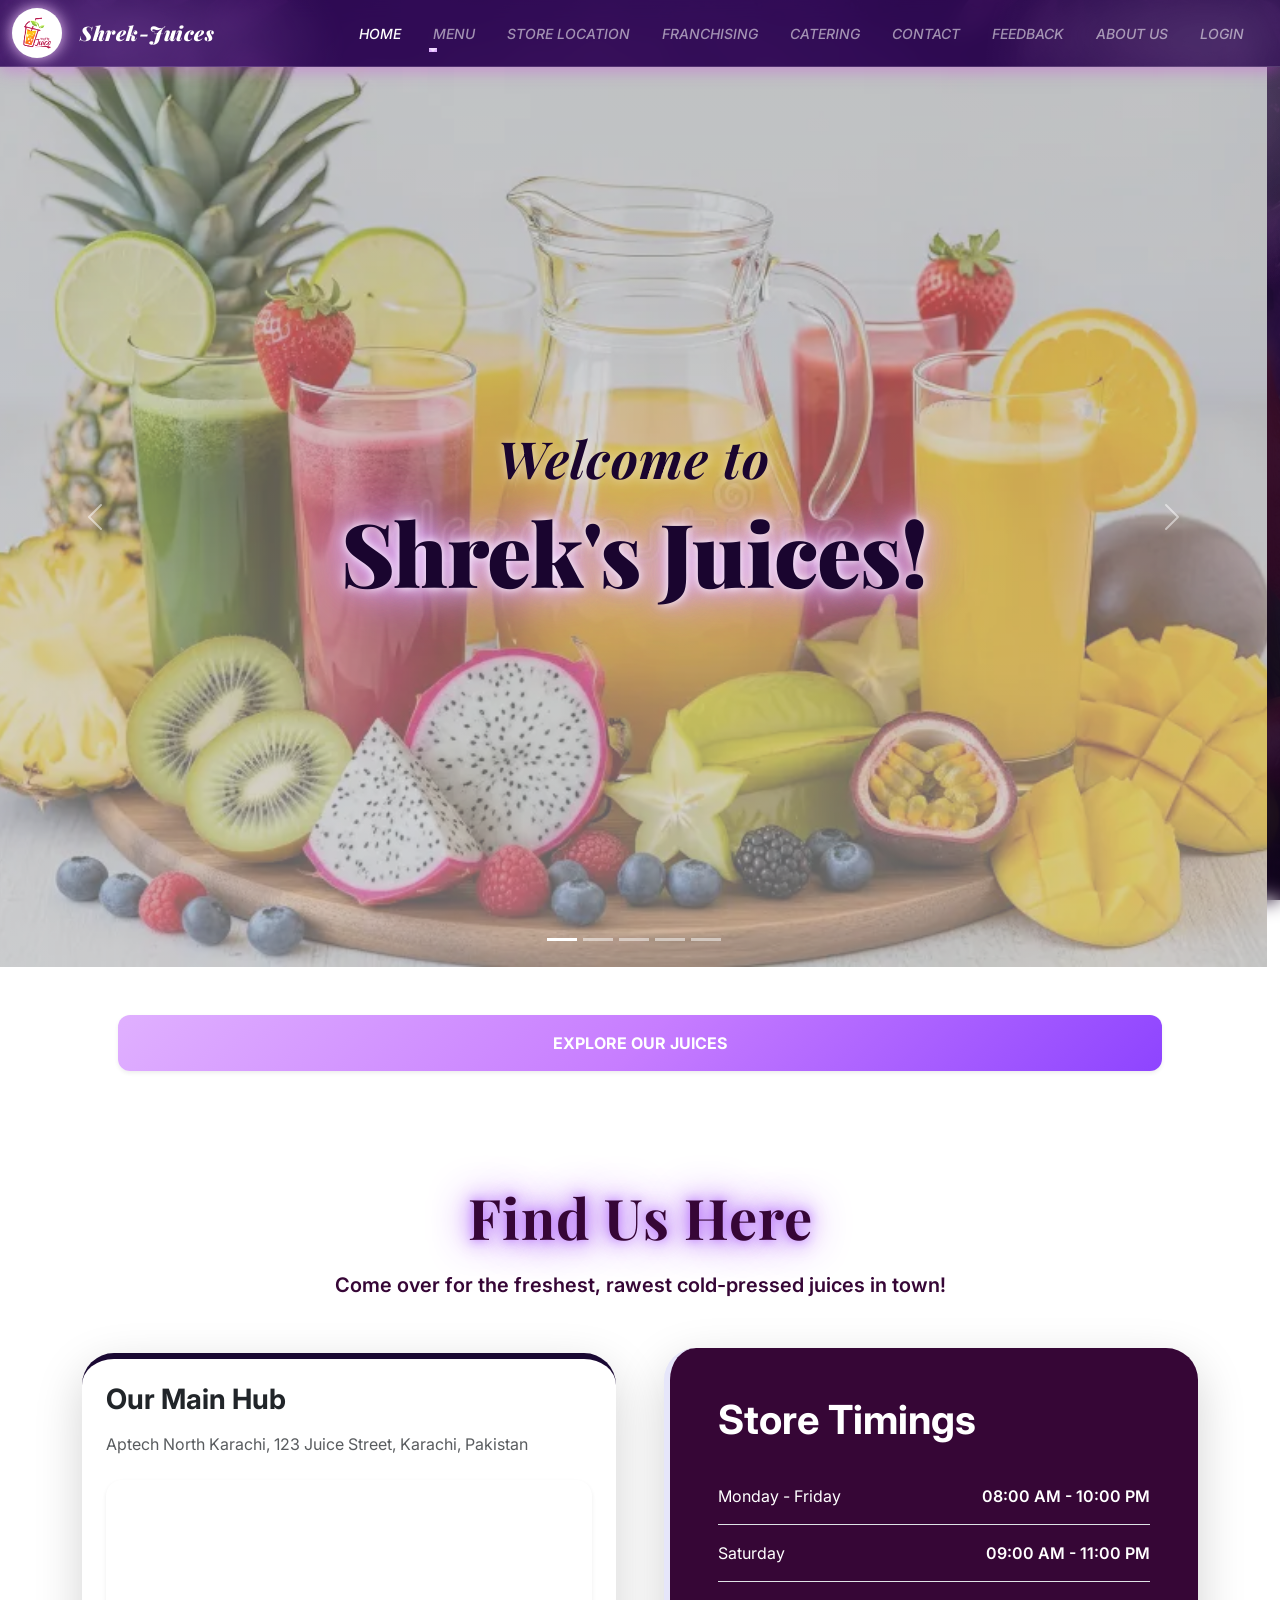
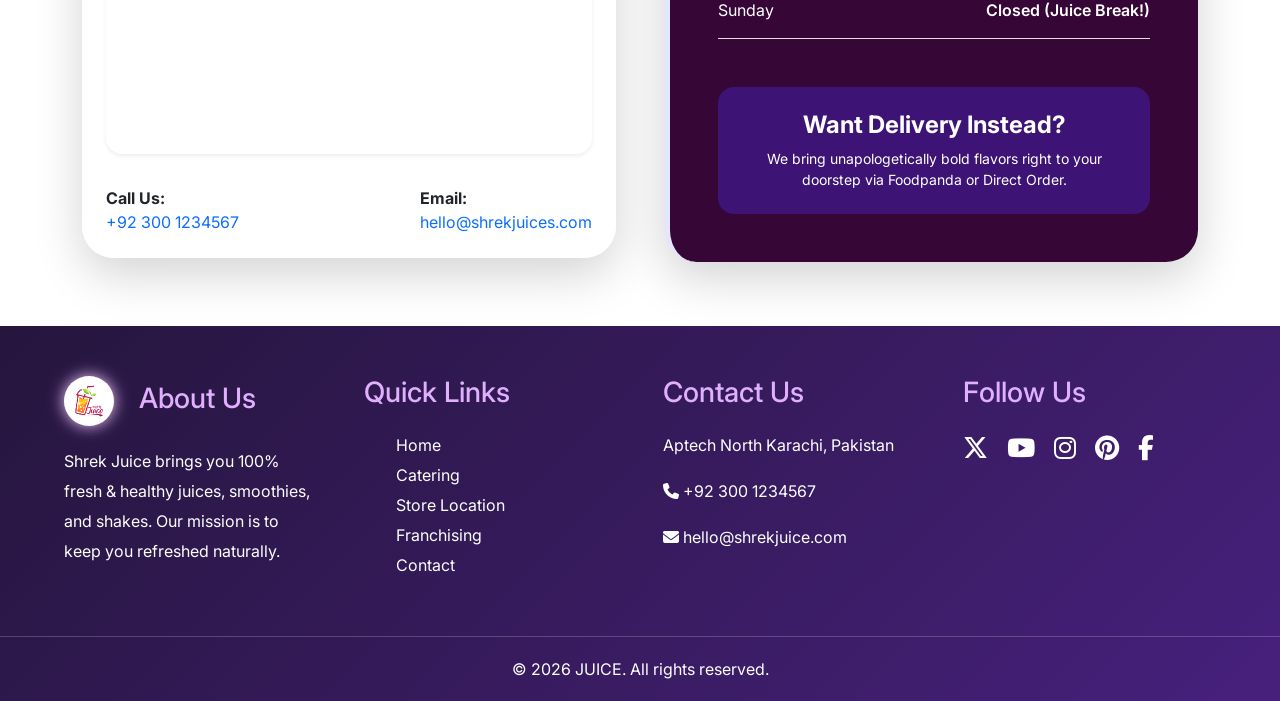
<file: index.html>
<!doctype html>
<html lang="en">

<head>
    <meta charset="utf-8">
    <meta name="viewport" content="width=device-width, initial-scale=1">
    <!-- Primary Meta Tags -->
<title>Shrek Juice Centre | Fresh Juices, Smoothies & Premium Catering</title>
<meta name="description" content="Explore a massive variety of fresh fruit & vegetable juices, protein shakes, mocktails, and seasonal menus at Shrek Juice Centre. Booking premium catering for weddings and events!">
<meta name="keywords" content="Shrek Juice, fruit juices, vegetable juices, smoothies, protein shakes, winter menu, chocolate juices, mocktails, juice catering, wedding juice catering, event catering, juice franchise">
<meta name="robots" content="index, follow">

<!-- Open Graph / Facebook (For Social Sharing) -->
<meta property="og:type" content="website">
<meta property="og:url" content="https://www.shrek-juice.com/">
<meta property="og:title" content="Shrek Juice Centre | Vibrant Taste, Healthy Living">
<meta property="og:description" content="From healthy green elixirs to indulgent chocolate juices and event catering, we bring the best blends to town. Check out our menu!">
<meta property="og:image" content="https://www.shrek-juice.com/images/og-share-banner.jpg">

       <!-- font awesome icon cdn  -->
    <link href="https://cdnjs.cloudflare.com/ajax/libs/font-awesome/6.5.1/css/all.min.css" rel="stylesheet">


    <link rel="shortcut icon" href="material/shrek-juice.jpg" type="image/x-icon">

    <!-- Bootstrap 5 CSS CDN Link -->
    <link href="https://cdn.jsdelivr.net/npm/bootstrap@5.3.3/dist/css/bootstrap.min.css" rel="stylesheet">

    <!-- Google Font Link (For Luckiest Guy Font) -->
    <link href="https://fonts.googleapis.com/css2?family=Luckiest+Guy&display=swap" rel="stylesheet">
    <link
        href="https://fonts.googleapis.com/css2?family=Playfair+Display:ital,wght@0,700;0,900;1,700&family=Inter:wght@500&display=swap"
        rel="stylesheet">

    <!-- External Custom CSS Link -->
    <link rel="stylesheet" href="style.css">
    <script type="application/ld+json">
{
  "@context": "https://schema.org/",
  "@type": "Product",
  "name": "Example Product Name",
  "image": "https://example.com/photos/image.jpg",
  "description": "A high-quality product description for your store.",
  "sku": "12345",
  "brand": {
    "@type": "Brand",
    "name": "Your Brand Name"
  },
  "offers": {
    "@type": "Offer",
    "url": "https://example.com/product/12345",
    "priceCurrency": "USD",
    "price": "29.99",
    "availability": "https://schema.org/InStock",
    "itemCondition": "https://schema.org/NewCondition"
  }
}
</script>
</head>

<body>
    <!--Navbar-->
    <nav class="navbar navbar-expand-lg navbar-dark bg-dark sticky-top">
        <div class="container-fluid">
            <img class="logo" src="material/shrek-juice.jpg" alt="Logo_juice">
            <a class="navbar-brand" href="index.html"> Shrek-Juices</a>
            <button class="navbar-toggler" type="button" data-bs-toggle="collapse" data-bs-target="#navbarNav"
                aria-controls="navbarNav" aria-expanded="false">
                <span class="navbar-toggler-icon"></span>
            </button>
            <div class="collapse navbar-collapse" id="navbarNav">
                <ul class="navbar-nav ms-auto mb-2 mb-lg-0 text-uppercase small">
                    <li class="nav-item">
                        <a class="nav-link active" aria-current="page" href="index.html">Home</a>
                    </li>

                    <li class="nav-item dropdown">
                        <a class="nav-link dropdown-toggle" href="#" role="button" data-bs-toggle="dropdown"
                            aria-expanded="false">
                            Menu
                        </a>
                        <ul class="dropdown-menu">
                            <li><a class="dropdown-item" href="fruit-categ.html">Fruit juices</a></li>
                            <li><a class="dropdown-item" href="vege-categ.html">Vegetable juices</a></li>
                            <li><a class="dropdown-item" href="smoothie-categ.html">Smoothies</a></li>
                            <li><a class="dropdown-item" href="protein-categ.html">Protein Shakes</a></li>
                            <li><a class="dropdown-item" href="winter.html">Winter Menu</a></li>
                            <li><a class="dropdown-item" href="chocolate-categ.html">Chocolate juices</a></li>
                            <li><a class="dropdown-item" href="mocktails-categ.html">Mocktails</a></li>
                        </ul>
                    </li>
                    <li class="nav-item">
                        <!-- Connecting directly to the Location section below -->
                        <a class="nav-link" href="index.html#Store-Location">Store Location</a>
                    </li>
                    <li class="nav-item">
                        <a class="nav-link" href="catering-franchising.html">Franchising</a>
                    </li>
                    <li class="nav-item">
                        <a class="nav-link" href="catering-franchising.html">Catering</a>
                    </li>
                    <li class="nav-item">
                        <a class="nav-link" href="index.html#location-section">Contact</a>
                    </li>
                    <li class="nav-item">
                        <a class="nav-link" href="index.html#location-section">Feedback</a>
                    </li>
                    <li class="nav-item">
                        <!-- Connecting directly to About Us page -->
                        <a class="nav-link" href="About-us.html">About us</a>
                    </li>

                    <li class="nav-item">
                        <a class="nav-link" href="login.html">Login</a>
                    </li>
                </ul>
            </div>
        </div>
    </nav>

    <!--Hero-Section-->
    <section id="home">
        <div id="carouselExample" class="carousel slide" data-bs-ride="carousel"
            style="height: 100vh; width: 99vw; overflow: hidden;">
            <div class="carousel-indicators">
                <button type="button" data-bs-target="#carouselExample" data-bs-slide-to="0" class="active"
                    aria-current="true" aria-label="Slide 1"></button>
                <button type="button" data-bs-target="#carouselExample" data-bs-slide-to="1"
                    aria-label="Slide 2"></button>
                <button type="button" data-bs-target="#carouselExample" data-bs-slide-to="2"
                    aria-label="Slide 3"></button>
                <button type="button" data-bs-target="#carouselExample" data-bs-slide-to="3"
                    aria-label="Slide 4"></button>
                <button type="button" data-bs-target="#carouselExample" data-bs-slide-to="4"
                    aria-label="Slide 5"></button>
            </div>

            <div class="carousel-inner vh-100">
                <!-- Slide 1: Welcome -->
                <div class="carousel-item active" style="height: 100vh;">
                    <img src="material/assorted-fresh-tropical-fruit-juices-slices-arranged-wooden-board-healthy-breakfast-vibrant-colorful-collection-449753382 (1).webp"
                        class="d-block w-100" alt="Premium Purple Mocktail"
                        style="height: 100vh; object-fit: cover; object-position: center; filter: brightness(75%);">
                    <div
                        class=" carousel-caption-custom position-absolute top-50 start-50 translate-middle text-center w-100">
                        <h1 class="hero-main-heading">
                            <span class="animated-line-1">Welcome to</span>
                            <span class="animated-line-2">Shrek's Juices!</span>
                        </h1>
                    </div>
                </div>

                <!-- Slide 2: Chocolate Shakes -->
                <div class="carousel-item" style="height: 100vh; position: relative;">
                    <img src="material/royal-chocolate-shake.jpg" class="d-block w-100" alt="Gourmet Chocolate Shake"
                        style="height: 100vh; object-fit: cover; object-position: center; filter: brightness(75%);">
                    <div
                        class=" carousel-caption-custom position-absolute top-50 start-50 translate-middle text-center w-100">
                        <h1 class="hero-main-heading">
                            <span class="animated-line-1">Indulge In Our</span>
                            <span class="animated-line-2">Chocolate Shakes</span>
                        </h1>
                    </div>
                </div>

                <!-- Slide 3: Smoothies -->
                <div class="carousel-item" style="height: 100vh; position: relative;">
                    <img src="material/beetroot juice.jpg" class="d-block w-100" alt="Fresh Vibrant Smoothie"
                        style="height: 100vh; object-fit: cover; object-position: center; filter: brightness(75%);">
                    <div
                        class="carousel-caption-custom position-absolute top-50 start-50 translate-middle text-center w-100">
                        <h1 class="hero-main-heading">
                            <span class="animated-line-1">Sip The Finest</span>
                            <span class="animated-line-2">Smoothies</span>
                        </h1>
                    </div>
                </div>

                <!-- Slide 4: Fresh & Pure -->
                <div class="carousel-item" style="height: 100vh; position: relative;">
                    <img src="material/360_F_320502828_Z6gjUxZpvbBZ3CWGOVJWFLg9A0FlvheL.jpg" class="d-block w-100"
                        alt="Cold Pressed Beetroot Juice"
                        style="height: 100vh; object-fit: cover; object-position: center; filter: brightness(75%);">
                    <div
                        class="carousel-caption-custom position-absolute top-50 start-50 translate-middle text-center w-100">
                        <h1 class="hero-main-heading">
                            <span class="animated-line-1">100% Organic</span>
                            <span class="animated-line-2">Fresh & Pure</span>
                        </h1>
                    </div>
                </div>

                <!-- Slide 5: Healthy Vibes -->
                <div class="carousel-item" style="height: 100vh; position: relative;">
                    <img src="material/summer-cocktails-drinks-classic-alcoholic-260nw-2262764399.webp"
                        class="d-block w-100" alt="Healthy Strawberry Mix"
                        style="height: 100vh; object-fit: cover; object-position: center; filter: brightness(75%);">
                    <div class=" position-absolute top-50 start-50 translate-middle text-center w-100">
                        <h1 class="hero-main-heading">
                            <span class="animated-line-1">Feel Good With</span>
                            <span class="animated-line-2">Healthy Vibes</span>
                        </h1>
                    </div>
                </div>
            </div>

            <button class="carousel-control-prev" type="button" data-bs-target="#carouselExample" data-bs-slide="prev">
                <span class="carousel-control-prev-icon" aria-hidden="true"></span>
                <span class="visually-hidden">Previous</span>
            </button>
            <button class="carousel-control-next" type="button" data-bs-target="#carouselExample" data-bs-slide="next">
                <span class="carousel-control-next-icon" aria-hidden="true"></span>
                <span class="visually-hidden">Next</span>
            </button>
        </div>
    </section>


    <div class="container p-5 text-center align-content-center" id="category">
        <button id="openLampMenu" class="btn btn-lg btn-brand-primary rounded-pill px-4 py-3 fw-bold shadow-sm">
            Explore our Juices
        </button>
    </div>


    <div id="lampOverlay" class="lamp-overlay d-none">

        <div class="lamp-container">
            <div class="lamp-cord"></div>
            <div class="lamp-head"></div>
            <div class="light-beam"></div>
        </div>

        <button type="button" id="closeLampMenu" class="lamp-close-btn">&times;</button>

        <div class="lamp-content-wrapper container">
            <div class="text-center mb-5 content-fade-in">
                <h2 class="fw-bold fs-1 text-uppercase"
                    style="color: #fff; font-family: 'Playfair Display', serif; text-shadow: 0 0 10px rgba(255,255,255,0.5);">
                    Our Liquid Menu</h2>
                <p class="text-white-50">Select a category below to explore our fresh, wild, and raw signature blends.
                </p>
            </div>

            <div class="row g-4 justify-content-center content-fade-in">
                <div class="col-12 col-md-6 col-lg-4">
                    <div class="menu-category-card card h-100 text-white">
                        <div class="menu-card-img-wrapper">
                            <img src="material/orange juice.jpg" class="menu-card-img" alt="Fruit Juices">
                        </div>
                        <div class="card-body p-3 d-flex justify-content-between align-items-center">
                            <h5 class="card-title mb-0 fw-bold">Fruit Juices</h5>
                            <a href="fruit-categ.html" class="btn btn-sm btn-brand-primary rounded-pill px-3">View</a>
                        </div>
                    </div>
                </div>

                <div class="col-12 col-md-6 col-lg-4">
                    <div class="menu-category-card card h-100 text-white">
                        <div class="menu-card-img-wrapper">
                            <img src="material/glass-of-beetroot-juice-with-fresh-beetroots-and-greens-on-wooden-table-photo.jpg"
                                class="menu-card-img" alt="Vegetable Juices">
                        </div>
                        <div class="card-body p-3 d-flex justify-content-between align-items-center">
                            <h5 class="card-title mb-0 fw-bold">Vegetable Juices</h5>
                            <a href="vege-categ.html" class="btn btn-sm btn-brand-primary rounded-pill px-3">View</a>
                        </div>
                    </div>
                </div>

                <div class="col-12 col-md-6 col-lg-4">
                    <div class="menu-category-card card h-100 text-white">
                        <div class="menu-card-img-wrapper">
                            <img src="material/istockphoto-1126893721-612x612.jpg" class="menu-card-img chocolate-img"
                                alt="Chocolate Shakes">
                        </div>
                        <div class="card-body p-3 d-flex justify-content-between align-items-center">
                            <h5 class="card-title mb-0 fw-bold">Chocolate Shakes</h5>
                            <a href="chocolate-categ.html"
                                class="btn btn-sm btn-brand-primary rounded-pill px-3">View</a>
                        </div>
                    </div>
                </div>

                <div class="col-12 col-md-6 col-lg-4">
                    <div class="menu-category-card card h-100 text-white">
                        <div class="menu-card-img-wrapper">
                            <img src="material/royal-lemonade-alcoholic-cocktail-drink-260nw-2327977281.webp"
                                class="menu-card-img" alt="Mocktails">
                        </div>
                        <div class="card-body p-3 d-flex justify-content-between align-items-center">
                            <h5 class="card-title mb-0 fw-bold">Mocktails</h5>
                            <a href="mocktails-categ.html"
                                class="btn btn-sm btn-brand-primary rounded-pill px-3">View</a>
                        </div>
                    </div>
                </div>

                <div class="col-12 col-md-6 col-lg-4">
                    <div class="menu-category-card card h-100 text-white">
                        <div class="menu-card-img-wrapper">
                            <img src="material/strawberry-and-banana-smoothie-floating-on-black-background-photo.jpg"
                                class="menu-card-img" alt="Smoothies">
                        </div>
                        <div class="card-body p-3 d-flex justify-content-between align-items-center">
                            <h5 class="card-title mb-0 fw-bold">Smoothies</h5>
                            <a href="smoothie-categ.html"
                                class="btn btn-sm btn-brand-primary rounded-pill px-3">View</a>
                        </div>
                    </div>
                </div>
            </div>
        </div>
    </div>





    <!--Location Section (Linked with id)-->
    <main id="location-section" class="py-5 location-main-bg">
        <div class="container py-3">

            <!-- Find Us Text Block -->
            <div class="text-center mb-5 location-text-wrapper" id="Store-Location">
                <h1 class="display-4 fw-bold location-main-title">Find Us Here</h1>
                <p class="fs-5 text-lavender-sub">Come over for the freshest, rawest cold-pressed juices in town!</p>
            </div>

            <!-- Content Row for Cards -->
            <div class="row g-5 align-items-center">

                <!-- Left Column: Map & Address Details -->
                <div class="col-lg-6">
                    <div class="p-4 rounded-5 shadow-lg location-card-premium">
                        <h2 class="h3 fw-bold mb-3 card-title-purple">Our Main Hub</h2>
                        <p class="text-muted mb-4">Aptech North Karachi, 123 Juice Street, Karachi, Pakistan</p>

                        <!-- Google Map Embed -->
                        <div class="ratio ratio-16x9 rounded-4 overflow-hidden shadow-sm mb-4">
                            <iframe src="https://www.google.com/maps/embed?pb=!1m18!1m12!1m3!1d115729.09415501721!2d66.93342776250002!3d24.981958100000003!2m3!1f0!2f0!3f0!3m2!1i1024!2i768!4f13.1!3m3!1m2!1s0x3eb340e584b891c3%3A0x29b2cbc198ba2dbd!2sAptech%20Computer%20Education%20North%20Karachi%20Center!5e0!3m2!1sen!2s!4v1782255412918!5m2!1sen!2s" width="600" height="450" style="border:0;" allowfullscreen="" loading="lazy"></iframe>
                        </div>

                        <div class="d-flex justify-content-between align-items-center flex-wrap gap-2 pt-2">
                            <div>
                                <span class="fw-bold d-block card-label-purple">Call Us:</span>
                                <a href="tel:+923001234567" class="text-decoration-none contact-link-purple">+92 300
                                    1234567</a>
                            </div>
                            <div>
                                <span class="fw-bold d-block card-label-purple">Email:</span>
                                <a href="mailto:hello@shrekjuices.com"
                                    class="text-decoration-none contact-link-purple">hello@shrekjuices.com</a>
                            </div>
                        </div>
                    </div>
                </div>

                <!-- Right Column: Store Timings & Delivery Status -->
                <div class="col-lg-6">
                    <div
                        class="p-5 text-white rounded-5 shadow-lg timing-card-premium d-flex flex-column justify-content-center">
                        <h2 class="display-6 fw-bold mb-4 timing-header-title">Store Timings</h2>

                        <div class="timing-row d-flex justify-content-between py-3 border-bottom">
                            <span>Monday - Friday</span>
                            <span class="fw-semibold text-highlight-lavender">08:00 AM - 10:00 PM</span>
                        </div>
                        <div class="timing-row d-flex justify-content-between py-3 border-bottom">
                            <span>Saturday</span>
                            <span class="fw-semibold text-highlight-lavender">09:00 AM - 11:00 PM</span>
                        </div>
                        <div class="timing-row d-flex justify-content-between py-3 border-bottom">
                            <span>Sunday</span>
                            <span class="fw-semibold text-highlight-muted">Closed (Juice Break!)</span>
                        </div>

                        <!-- Inside Delivery Box Banner -->
                        <div class="mt-5 p-4 rounded-4 delivery-box-premium text-center">
                            <h4 class="fw-bold mb-2 delivery-title">Want Delivery Instead?</h4>
                            <p class="small mb-0 delivery-desc">We bring unapologetically bold flavors right to your
                                doorstep via Foodpanda or Direct Order.</p>
                        </div>
                    </div>
                </div>

            </div>
        </div>
    </main>
    <!-- footer -->
    <footer class="footer">
        <div class="footer-container">

            <div class="footer-box">
                <h3>
                    <img src="material/shrek-juice.jpg" alt="logo" class="logo">
                    About Us</h3>
                <p>
                    Shrek Juice brings you 100% fresh & healthy juices,
                    smoothies, and shakes. Our mission is to keep you refreshed naturally.
                </p>
            </div>

            <div class="footer-box">
                <h3>Quick Links</h3>
                <ul>
                    <li><a href="index.html">Home</a></li>
                    <li><a href="index.html#category">Catering</a></li>
                    <li><a href="index.html#Store-Location">Store Location</a></li>
                    <li><a href="catering-franchising.html">Franchising</a></li>
                    <li><a href="index.html#location-section">Contact</a></li>
                </ul>
            </div>

            <div class="footer-box">
                <h3>Contact Us</h3>
                <p>Aptech North Karachi, Pakistan</p>
                <p><i class="fas fa-phone"></i> +92 300 1234567</p>
                <p><i class="fas fa-envelope"></i> hello@shrekjuice.com</p>
            </div>

            <div class="footer-box">
                <h3>Follow Us</h3>
                <div class="social-icons">
                    <a href="https://x.com/"><i class="fa-brands fa-x-twitter"></i></a>
                    <a href="https://www.youtube.com/"><i class="fa-brands fa-youtube"></i></a>
                    <a href="https://www.instagram.com/?hl=en"><i class="fa-brands fa-instagram"></i></a>
                    <a href="https://www.pinterest.com/"><i class="fa-brands fa-pinterest"></i></a>
                    <a href="https://www.facebook.com/"><i class="fa-brands fa-facebook-f"></i></a>
                </div>
            </div>

        </div>

        <div class="footer-bottom"> &copy; 2026 JUICE. All rights reserved.</div>
    </footer>


    <!-- Bootstrap 5 JS CDN -->
    <script src="https://cdn.jsdelivr.net/npm/bootstrap@5.3.3/dist/js/bootstrap.bundle.min.js"></script>
    <!-- External JS Link -->
    <script src="script.js"></script>

    <!-- lamp  -->
    <script>
        document.addEventListener("DOMContentLoaded", function () {
            const openBtn = document.getElementById("openLampMenu");
            const closeBtn = document.getElementById("closeLampMenu");
            const overlay = document.getElementById("lampOverlay");

            openBtn.addEventListener("click", function () {
                // Show overlay structure 
                overlay.classList.remove("d-none");

                // Lock body scrolling
                document.body.style.overflow = "hidden";

                // Slight timeout to let DOM catch up so CSS transitions render smoothly
                setTimeout(() => {
                    overlay.classList.add("active");
                }, 10);
            });

            closeBtn.addEventListener("click", function () {
                overlay.classList.remove("active");
                document.body.style.overflow = "auto";

                // Wait for fadeout animation to complete before completely hiding element
                setTimeout(() => {
                    overlay.classList.add("d-none");
                }, 400);
            });
        });
    </script>
</body>

</html>
</file>
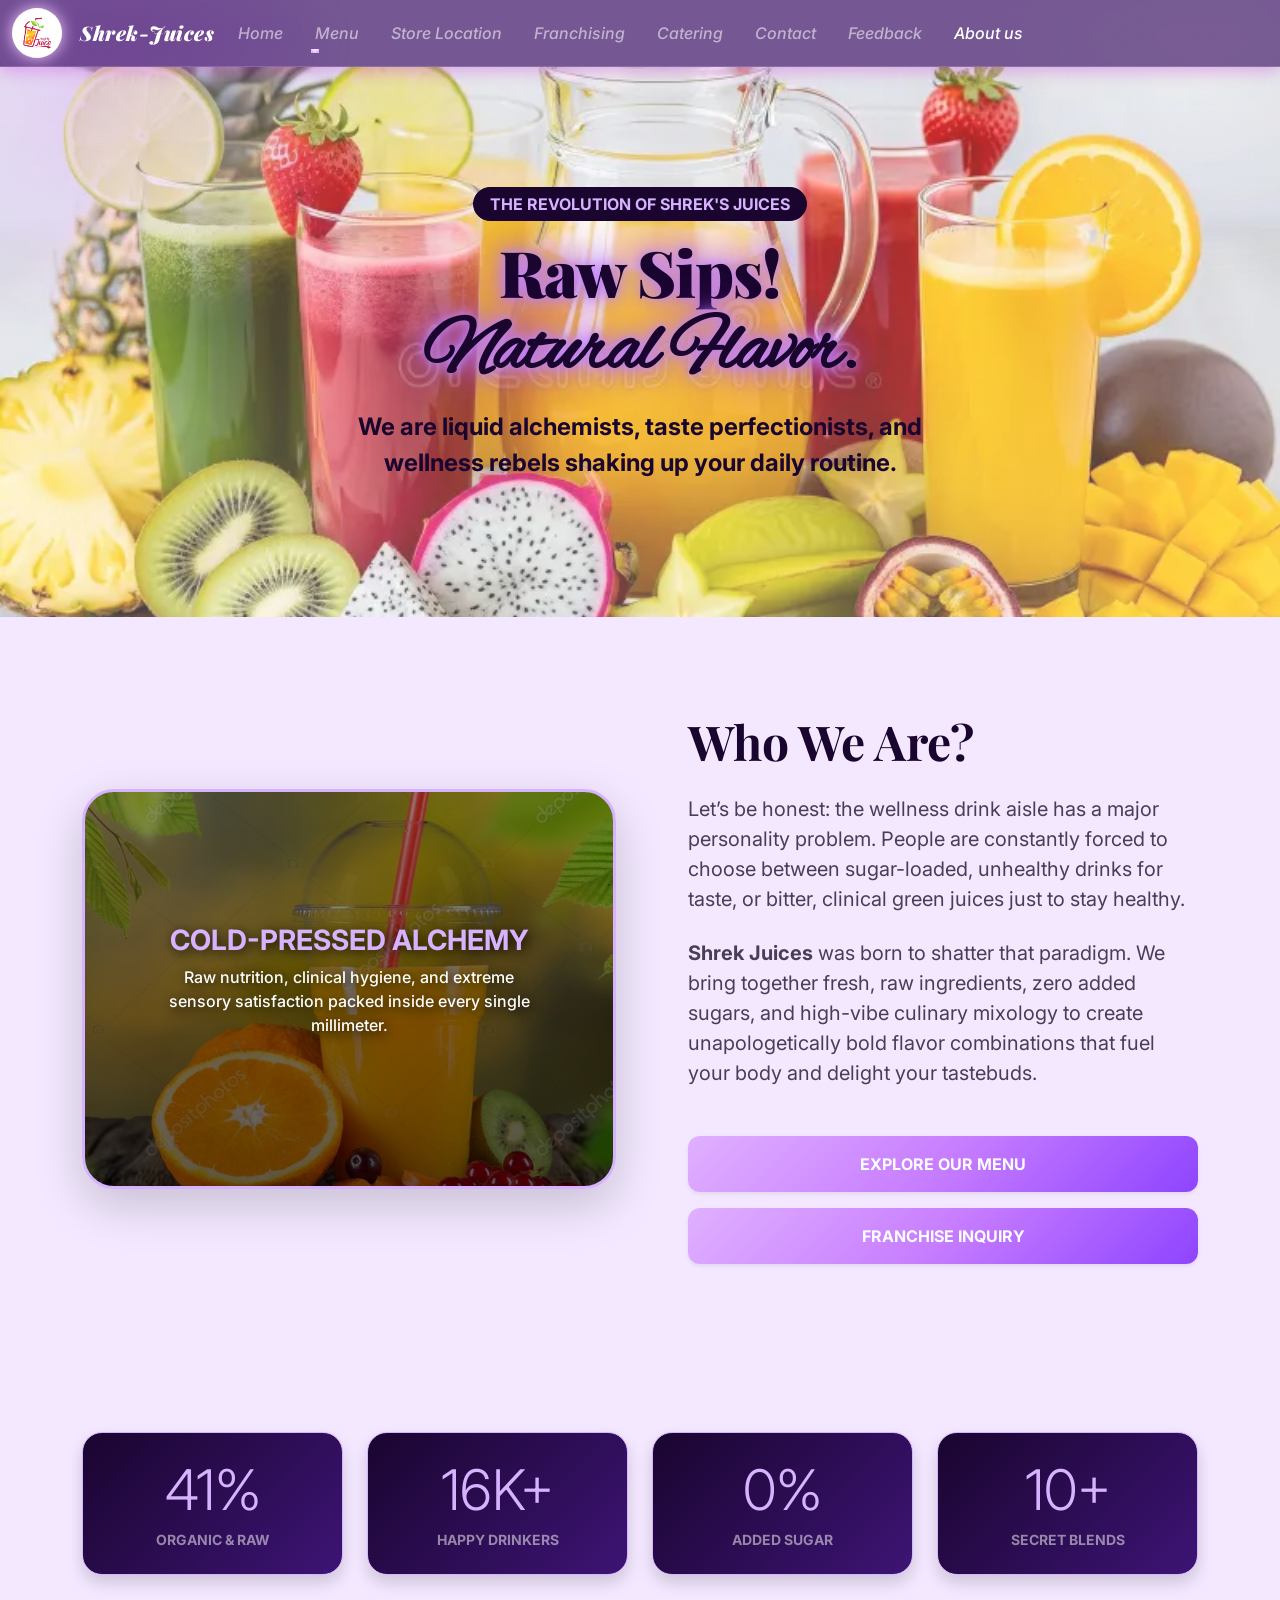
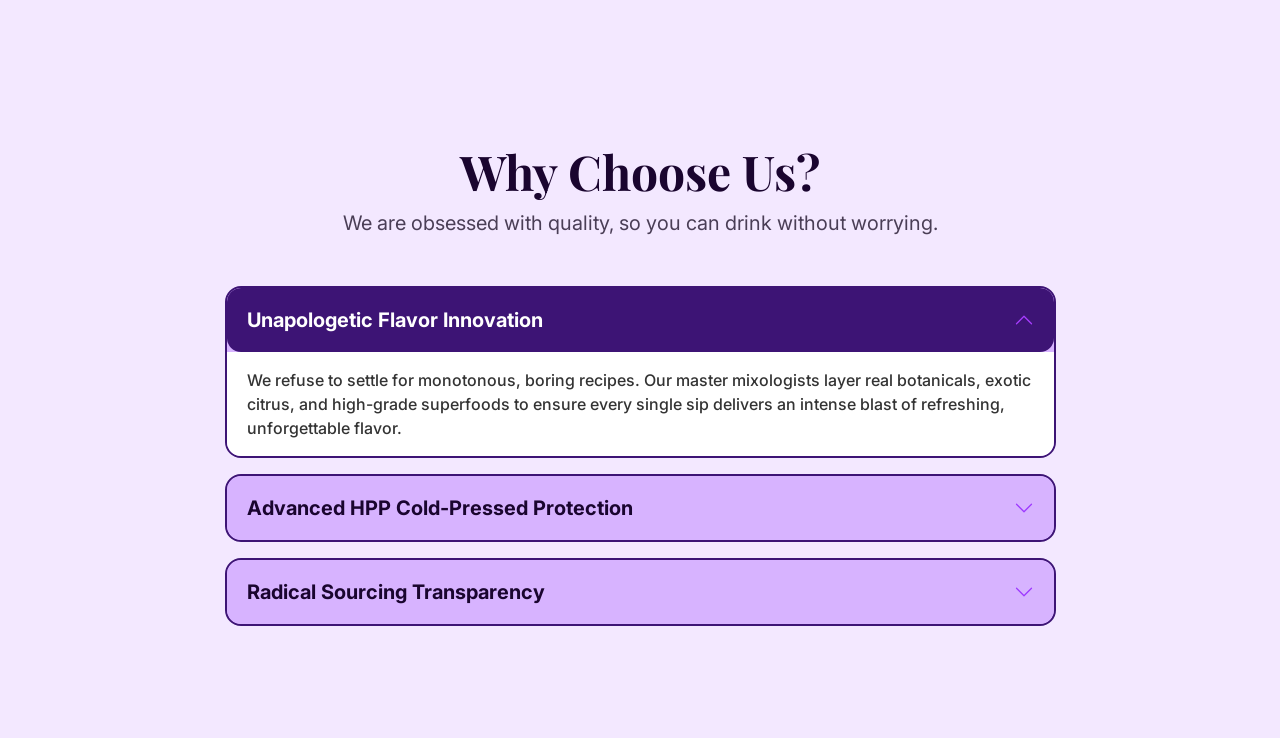
<file: About-us.html>
<!DOCTYPE html>
<html lang="en">
<head>
    <meta charset="UTF-8">
    <meta name="viewport" content="width=device-width, initial-scale=1.0">
    <title>About Us | Shrek Juices</title>
    
    <!-- Bootstrap 5 CSS -->
    <link href="https://cdn.jsdelivr.net/npm/bootstrap@5.3.3/dist/css/bootstrap.min.css" rel="stylesheet">
    <!-- AOS Animation Library CSS -->
    <link href="https://unpkg.com/aos@2.3.1/dist/aos.css" rel="stylesheet">
    
    <!-- Google Fonts -->
    <link rel="preconnect" href="https://fonts.googleapis.com">
    <link rel="preconnect" href="https://fonts.gstatic.com" crossorigin>
    <link href="https://fonts.googleapis.com/css2?family=Alex+Brush&family=Inter:wght@400;700;900&family=Playfair+Display:ital,wght@0,700;0,900;1,700&family=Luckiest+Guy&display=swap" rel="stylesheet">
    
    <!-- External Custom CSS Link -->
    <link rel="stylesheet" href="style.css">
</head>
<body class="about-page">

    <!--Navbar (Added for navigation continuity)-->
    <nav class="navbar navbar-expand-lg navbar-dark bg-dark sticky-top">
        <div class="container-fluid">
            <img class="logo" src="material/shrek-juice.jpg" alt="juice">
            <a class="navbar-brand" href="navbar.html">Shrek-Juices</a>
            <button class="navbar-toggler" type="button" data-bs-toggle="collapse"
                data-bs-target="#navbarSupportedContent" aria-controls="navbarSupportedContent" aria-expanded="false"
                aria-label="Toggle navigation">
                <span class="navbar-toggler-icon"></span>
            </button>
            <div class="collapse navbar-collapse" id="navbarSupportedContent">
                <ul class="navbar-nav me-auto mb-2 mb-lg-0">
                    <li class="nav-item">
                        <a class="nav-link" href="index.html">Home</a>
                    </li>
                    <li class="nav-item dropdown">
                        <a class="nav-link dropdown-toggle" href="#" role="button" data-bs-toggle="dropdown" aria-expanded="false">
                            Menu
                        </a>
                        <ul class="dropdown-menu">
                            <li><a class="dropdown-item" href="fruit-categ.html">Fruit juices</a></li>
                            <li><a class="dropdown-item" href="vege-categ.html">Vegetable juices</a></li>
                            <li><a class="dropdown-item" href="smoothie-categ.html">Smoothies</a></li>
                            <li><a class="dropdown-item" href="protein-categ.html">Protein Shakes</a></li>
                            <li><a class="dropdown-item" href="winter.html"><b>Winter Menu</b></a></li>
                            <li><a class="dropdown-item" href="chocolate-categ.html">Chocolate juices</a></li>
                            <li><a class="dropdown-item" href="mocktails-categ.html">Mock Tails</a></li>
                        </ul>
                    </li>
                    <li class="nav-item">
                        <a class="nav-link" href="index.html">Store Location</a>
                    </li>
                    <li class="nav-item">
                        <a class="nav-link" href="catering-franchising.html">Franchising</a>
                    </li>
                    <li class="nav-item">
                        <a class="nav-link" href="catering-franchising.html">Catering</a>
                    </li>
                    <li class="nav-item">
                        <a class="nav-link" href="contact.html">Contact</a>
                    </li>
                    <li class="nav-item">
                        <a class="nav-link" href="#">Feedback</a>
                    </li>
                    <li class="nav-item">
                        <a class="nav-link active" href="About-us.html">About us</a>
                    </li>
                </ul>
            </div>
        </div>
    </nav>

    <!-- Hero Section -->
    <section class="py-5 text-center position-relative overflow-hidden hero-img-overlay" id="Main">
        <div class="container py-5 my-4 position-relative z-1">
            <span class="text-uppercase tracking-widest fw-bold px-3 py-1 rounded-pill mb-3 d-inline-block hero-badge" 
                  data-aos="fade-down" data-aos-duration="800">
                The Revolution Of Shrek's Juices
            </span>
            
            <h1 class="hero-title mb-4" data-aos="fade-up" data-aos-duration="1000" data-aos-delay="200">
                Raw Sips! <br class="d-none d-md-block">
                <span class="cursive-text">Natural Flavor.</span>
            </h1>
            
            <p class="hero-lead-text fs-4 mx-auto" style="max-width: 650px;" data-aos="fade-up" data-aos-duration="1000" data-aos-delay="400">
                We are liquid alchemists, taste perfectionists, and wellness rebels shaking up your daily routine.
            </p>
        </div>
    </section>

    <!-- Description Section -->
    <section class="py-5 bg-custom-lavender-section">
        <div class="container py-5">
            <div class="row align-items-center g-5">
                <div class="col-lg-6" data-aos="fade-right" data-aos-duration="1000">
                    <div class="position-relative">
                        <div class="p-5 text-center text-white rounded-5 shadow-lg d-flex flex-column justify-content-center align-items-center alchemy-image-card">
                            <h3 class="fw-bold text-uppercase text-white">Cold-Pressed Alchemy</h3>
                            <p class="text-white px-4 fw-medium">Raw nutrition, clinical hygiene, and extreme sensory satisfaction packed inside every single millimeter.</p>
                        </div>
                    </div>
                </div>
                <div class="col-lg-6" data-aos="fade-left" data-aos-duration="1000" data-aos-delay="200">
                    <div class="ps-lg-4">
                        <h2 class="display-5 fw-bold mb-4" style="color: var(--dark-purple); font-family: 'Playfair Display', serif;">Who We Are?</h2>
                        <p class="fs-5 mb-4 lh-base text-muted-custom">
                            Let’s be honest: the wellness drink aisle has a major personality problem. People are constantly forced to choose between sugar-loaded, unhealthy drinks for taste, or bitter, clinical green juices just to stay healthy. 
                        </p>
                        <p class="fs-5 mb-5 lh-base text-muted-custom">
                            <strong>Shrek Juices</strong> was born to shatter that paradigm. We bring together fresh, raw ingredients, zero added sugars, and high-vibe culinary mixology to create unapologetically bold flavor combinations that fuel your body and delight your tastebuds.
                        </p>
                        
                        <div class="d-flex flex-wrap gap-3">
                            <button type="button" class="btn btn-brand-primary btn-lg px-4 py-3 rounded-pill shadow-sm" data-bs-toggle="modal" data-bs-target="#visualMenuModal">
                                Explore Our Menu
                            </button>

                            <button type="button" class="btn btn-brand-primary btn-lg px-4 py-3 rounded-pill shadow-sm" data-bs-toggle="modal" data-bs-target="#franchiseModal">
                                Franchise Inquiry
                            </button>
                        </div>
                    </div>
                </div>
            </div>
        </div>
    </section>

    <!-- Liquid Menu Modal -->
    <div class="modal fade" id="visualMenuModal" tabindex="-1" aria-labelledby="visualMenuModalLabel" aria-hidden="true">
        <div class="modal-dialog modal-lg modal-dialog-centered modal-dialog-scrollable">
            <div class="modal-content modal-custom-content shadow-lg">
                <div class="modal-header modal-custom-header p-4">
                    <h5 class="modal-title fw-bold fs-3 text-uppercase" id="visualMenuModalLabel" style="color: var(--lavender); font-family: 'Playfair Display', serif;">Our Liquid Menu</h5>
                    <button type="button" class="btn-close btn-close-white" data-bs-dismiss="modal" aria-label="Close"></button>
                </div>
                <div class="modal-body p-4">
                    <p class="text-white-50 mb-4">Select a category below to explore our fresh, wild, and raw signature blends.</p>
                    
                    <div class="row g-4">
                        <div class="col-12 col-sm-6">
                            <div class="menu-category-card card h-100 text-white">
                                <div class="menu-card-img-wrapper">
                                    <img src="material/orange juice.jpg" class="menu-card-img" alt="Fruit Juices">
                                </div>
                                <div class="card-body p-3 d-flex justify-content-between align-items-center">
                                    <h5 class="card-title mb-0 fw-bold">Fruit Juices</h5>
                                    <a href="fruit-categ.html" class="btn btn-sm btn-brand-primary rounded-pill px-3">View</a>
                                </div>
                            </div>
                        </div>

                        <div class="col-12 col-sm-6">
                            <div class="menu-category-card card h-100 text-white">
                                <div class="menu-card-img-wrapper">
                                    <img src="material/glass-of-beetroot-juice-with-fresh-beetroots-and-greens-on-wooden-table-photo.jpg" class="menu-card-img" alt="Vegetable Juices">
                                </div>
                                <div class="card-body p-3 d-flex justify-content-between align-items-center">
                                    <h5 class="card-title mb-0 fw-bold">Vegetable Juices</h5>
                                    <a href="vege-categ.html" class="btn btn-sm btn-brand-primary rounded-pill px-3">View</a>
                                </div>
                            </div>
                        </div>

                        <div class="col-12 col-sm-6">
                            <div class="menu-category-card card h-100 text-white">
                                <div class="menu-card-img-wrapper">
                                    <img src="material/istockphoto-1126893721-612x612.jpg" class="menu-card-img chocolate-img" alt="Chocolate Shakes">
                                </div>
                                <div class="card-body p-3 d-flex justify-content-between align-items-center">
                                    <h5 class="card-title mb-0 fw-bold">Chocolate Shakes</h5>
                                    <a href="chocolate-categ.html" class="btn btn-sm btn-brand-primary rounded-pill px-3">View</a>
                                </div>
                            </div>
                        </div>

                        <div class="col-12 col-sm-6">
                            <div class="menu-category-card card h-100 text-white">
                                <div class="menu-card-img-wrapper">
                                    <img src="material/royal-lemonade-alcoholic-cocktail-drink-260nw-2327977281.webp" class="menu-card-img" alt="Mocktails">
                                </div>
                                <div class="card-body p-3 d-flex justify-content-between align-items-center">
                                    <h5 class="card-title mb-0 fw-bold">Mocktails</h5>
                                    <a href="mocktails-categ.html" class="btn btn-sm btn-brand-primary rounded-pill px-3">View</a>
                                </div>
                            </div>
                        </div>

                        <div class="col-12 col-sm-6 mx-auto">
                            <div class="menu-category-card card h-100 text-white">
                                <div class="menu-card-img-wrapper">
                                    <img src="material/strawberry-and-banana-smoothie-floating-on-black-background-photo.jpg" class="menu-card-img" alt="Smoothies">
                                </div>
                                <div class="card-body p-3 d-flex justify-content-between align-items-center">
                                    <h5 class="card-title mb-0 fw-bold">Smoothies</h5>
                                    <a href="smoothie-categ.html" class="btn btn-sm btn-brand-primary rounded-pill px-3" >View</a>
                                </div>
                            </div>
                        </div>
                    </div>
                </div>
            </div>
        </div>
    </div>

    <!-- Franchise Modal -->
    <div class="modal fade" id="franchiseModal" tabindex="-1" aria-labelledby="franchiseModalLabel" aria-hidden="true">
        <div class="modal-dialog modal-dialog-centered">
            <div class="modal-content modal-custom-content shadow-lg">
                <div class="modal-header modal-custom-header p-4">
                    <h5 class="modal-title fw-bold fs-4 text-uppercase" id="franchiseModalLabel" style="color: var(--lavender); font-family: 'Playfair Display', serif;">Franchise Inquiry</h5>
                    <button type="button" class="btn-close btn-close-white" data-bs-dismiss="modal" aria-label="Close"></button>
                </div>
                <div class="modal-body p-4">
                    <p class="text-white-50 mb-4">Let's bring the liquid flavor revolution to your city. Fill out this quick inquiry form and our team will reach out.</p>
                    <form id="franchiseForm">
                        <div class="mb-3">
                            <label for="fullName" class="form-label fw-bold small text-uppercase">Full Name <span class="text-danger">*</span></label>
                            <input type="text" id="fullName" name="fullName" class="form-control form-control-custom p-3 rounded-3" placeholder="Enter your name" required>
                        </div>
                        <div class="mb-3">
                            <label for="emailAddress" class="form-label fw-bold small text-uppercase">Email Address <span class="text-danger">*</span></label>
                            <input type="email" id="emailAddress" name="emailAddress" class="form-control form-control-custom p-3 rounded-3" placeholder="Enter your email" required>
                        </div>
                        <div class="mb-3">
                            <label for="targetLocation" class="form-label fw-bold small text-uppercase">Target Location / City <span class="text-danger">*</span></label>
                            <input type="text" id="targetLocation" name="targetLocation" class="form-control form-control-custom p-3 rounded-3" placeholder="e.g. New York, London" required>
                        </div>
                        <div class="mb-3">
                            <label for="message" class="form-label fw-bold small text-uppercase">Inquiry Message <span class="text-danger">*</span></label>
                            <textarea id="message" name="message" class="form-control form-control-custom p-3 rounded-3" rows="4" placeholder="Tell us about your experience and business investment goals..." required></textarea>
                        </div>
                        <button type="submit" class="btn btn-brand-primary w-100 py-3 mt-2 rounded-pill text-uppercase tracking-wider">Submit Inquiry</button>
                    </form>
                </div>
            </div>
        </div>
    </div>

    <!-- Counters Section -->
    <section class="py-5 counter-section">
        <div class="container py-4">
            <div class="row g-4 text-center">
                <div class="col-12 col-sm-6 col-lg-3" data-aos="zoom-in" data-aos-duration="600" data-aos-delay="100">
                    <div class="p-4 stat-card text-white shadow">
                        <div class="display-4 fw-black mb-1 dynamic-counter" data-target="100" data-suffix="%" style="color: var(--lavender);">0%</div>
                        <div class="text-uppercase tracking-wider fw-bold small text-white-50">Organic & Raw</div>
                    </div>
                </div>
                <div class="col-12 col-sm-6 col-lg-3" data-aos="zoom-in" data-aos-duration="600" data-aos-delay="200">
                    <div class="p-4 stat-card text-white shadow">
                        <div class="display-4 fw-black mb-1 dynamic-counter" data-target="40" data-suffix="K+" style="color: var(--lavender);">0K+</div>
                        <div class="text-uppercase tracking-wider fw-bold small text-white-50">Happy Drinkers</div>
                    </div>
                </div>
                <div class="col-12 col-sm-6 col-lg-3" data-aos="zoom-in" data-aos-duration="600" data-aos-delay="300">
                    <div class="p-4 stat-card text-white shadow">
                        <div class="display-4 fw-black mb-1 dynamic-counter" data-target="0" data-suffix="%" style="color: var(--lavender);">0%</div>
                        <div class="text-uppercase tracking-wider fw-bold small text-white-50">Added Sugar</div>
                    </div>
                </div>
                <div class="col-12 col-sm-6 col-lg-3" data-aos="zoom-in" data-aos-duration="600" data-aos-delay="400">
                    <div class="p-4 stat-card text-white shadow">
                        <div class="display-4 fw-black mb-1 dynamic-counter" data-target="25" data-suffix="+" style="color: var(--lavender);">0+</div>
                        <div class="text-uppercase tracking-wider fw-bold small text-white-50">Secret Blends</div>
                    </div>
                </div>
            </div>
        </div>
    </section>

    <!-- Accordion Section -->
    <section class="py-5 bg-custom-lavender-section">
        <div class="container py-5">
            <div class="text-center mb-5" data-aos="fade-up" data-aos-duration="800">
                <h2 class="display-5 fw-bold" style="color: var(--dark-purple); font-family: 'Playfair Display', serif;">Why Choose Us?</h2>
                <p class="fs-5 text-muted-custom">We are obsessed with quality, so you can drink without worrying.</p>
            </div>

            <div class="row justify-content-center">
                <div class="col-lg-9" data-aos="fade-up" data-aos-duration="1000" data-aos-delay="200">
                    <div class="accordion custom-accordion" id="premiumJuiceAccordion">
                        
                        <div class="accordion-item">
                            <h2 class="accordion-header">
                                <button class="accordion-button fs-5" type="button" data-bs-toggle="collapse" data-bs-target="#chooseOne" aria-expanded="true">
                                    Unapologetic Flavor Innovation
                                </button>
                            </h2>
                            <div id="chooseOne" class="accordion-collapse collapse show" data-bs-parent="#premiumJuiceAccordion">
                                <div class="accordion-body">
                                    We refuse to settle for monotonous, boring recipes. Our master mixologists layer real botanicals, exotic citrus, and high-grade superfoods to ensure every single sip delivers an intense blast of refreshing, unforgettable flavor.
                                </div>
                            </div>
                        </div>

                        <div class="accordion-item">
                            <h2 class="accordion-header">
                                <button class="accordion-button collapsed fs-5" type="button" data-bs-toggle="collapse" data-bs-target="#chooseTwo">
                                    Advanced HPP Cold-Pressed Protection
                                </button>
                            </h2>
                            <div id="chooseTwo" class="accordion-collapse collapse" data-bs-parent="#premiumJuiceAccordion">
                                <div class="accordion-body">
                                    We never boil, heat, or pasteurize our ingredients. By utilizing state-of-the-art High-Pressure Processing (HPP) technology, we lock in 100% of the active live enzymes, vitamins, and natural colors without a single chemical preservative.
                                </div>
                            </div>
                        </div>

                        <div class="accordion-item">
                            <h2 class="accordion-header">
                                <button class="accordion-button collapsed fs-5" type="button" data-bs-toggle="collapse" data-bs-target="#chooseThree">
                                    Radical Sourcing Transparency
                                </button>
                            </h2>
                            <div id="chooseThree" class="accordion-collapse collapse" data-bs-parent="#premiumJuiceAccordion">
                                <div class="accordion-body">
                                    No mystery suppliers or cutting corners. Every piece of fruit and vegetable is sourced directly from certified, eco-friendly farms. We operate on absolute transparency—what you see on our label is exactly what is inside your bottle.
                                </div>
                            </div>
                        </div>

                    </div>
                </div>
            </div>
        </div>
    </section>

    <!-- Bootstrap 5 JS Bundle -->
    <script src="https://cdn.jsdelivr.net/npm/bootstrap@5.3.3/dist/js/bootstrap.bundle.min.js"></script>
    <!-- AOS Animation Library JS -->
    <script src="https://unpkg.com/aos@2.3.1/dist/aos.js"></script>
    <!-- External JS Link -->
    <script src="script.js"></script>
</body>
</html>
</file>
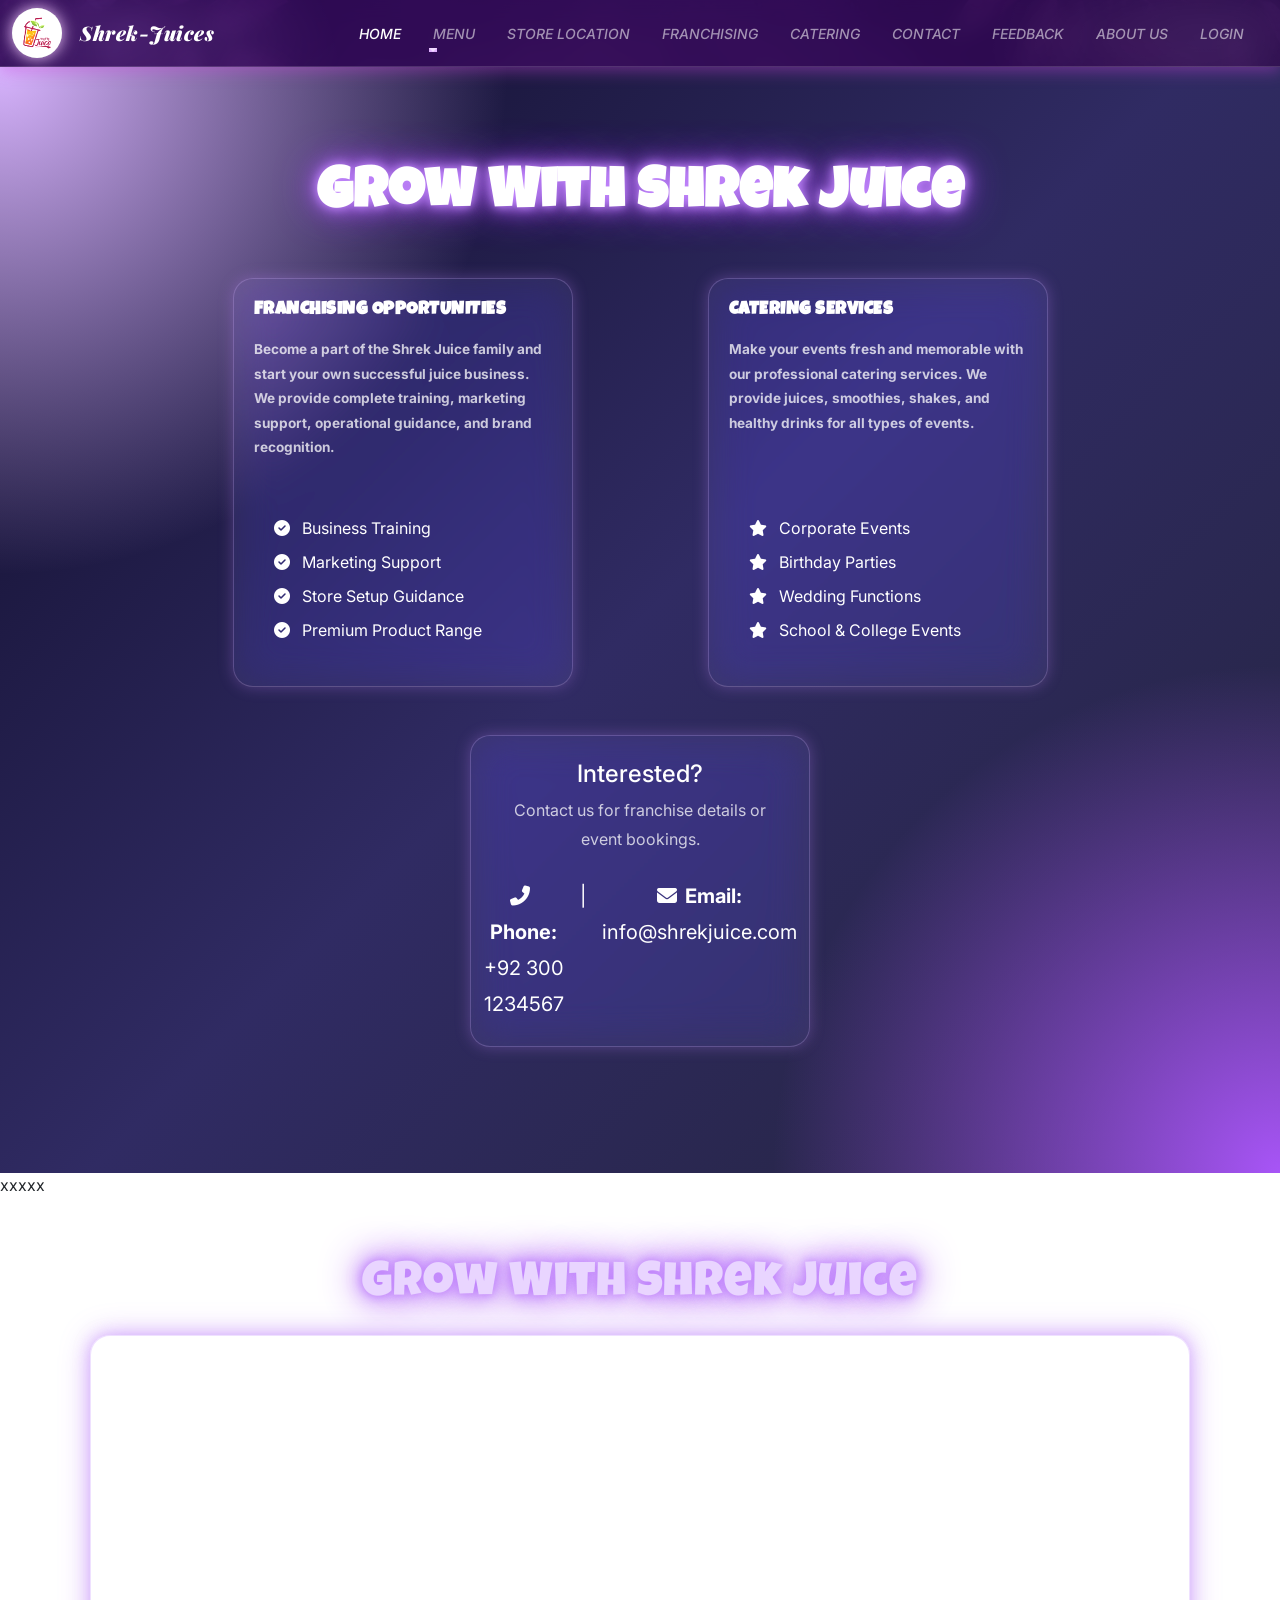
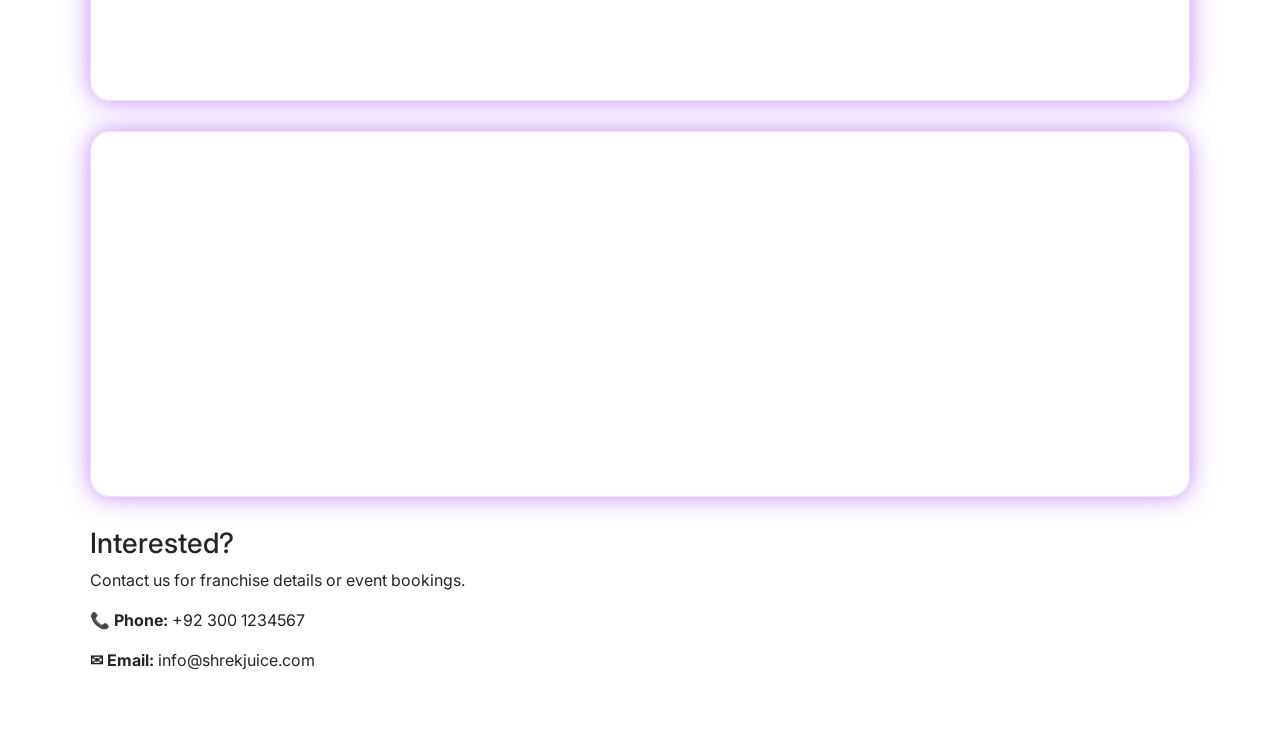
<file: catering-franchising.html>
<!DOCTYPE html>
<html lang="en">
<head>
    <meta charset="UTF-8">
    <meta name="viewport" content="width=device-width, initial-scale=1.0">
    <title>Franchising & Catering | Shrek Juice</title>

    <link rel="shortcut icon" href="material/shrek-juice.jpg" type="image/x-icon">

    <!-- Bootstrap 5 CSS CDN Link -->
    <link href="https://cdn.jsdelivr.net/npm/bootstrap@5.3.3/dist/css/bootstrap.min.css" rel="stylesheet">
    
    <!-- Google Font Link (For Luckiest Guy Font) -->
    <link href="https://fonts.googleapis.com/css2?family=Luckiest+Guy&display=swap" rel="stylesheet">
    <link href="https://fonts.googleapis.com/css2?family=Playfair+Display:ital,wght@0,700;0,900;1,700&family=Inter:wght@500&display=swap" rel="stylesheet">

    <!-- fa icon  -->
     
    <link rel="stylesheet" href="https://cdnjs.cloudflare.com/ajax/libs/font-awesome/6.4.0/css/all.min.css">
    
    <!-- External Custom CSS Link -->
    <link rel="stylesheet" href="style.css">
</head>

<body>
    <!--Navbar-->
    <nav class="navbar navbar-expand-lg navbar-dark bg-dark sticky-top">
        <div class="container-fluid">
            <img class="logo" src="material/shrek-juice.jpg" alt="Logo_juice">
            <a class="navbar-brand" href="index.html"> Shrek-Juices</a>
            <button class="navbar-toggler" type="button" data-bs-toggle="collapse"
                data-bs-target="#navbarNav" aria-controls="navbarNav" aria-expanded="false">
                <span class="navbar-toggler-icon"></span>
            </button>
            <div class="collapse navbar-collapse" id="navbarNav">
                <ul class="navbar-nav ms-auto mb-2 mb-lg-0 text-uppercase small">
                    <li class="nav-item">
                        <a class="nav-link active" aria-current="page" href="index.html">Home</a>
                    </li>

                    <li class="nav-item dropdown">
                        <a class="nav-link dropdown-toggle" href="#" role="button" data-bs-toggle="dropdown" aria-expanded="false">
                            Menu
                        </a>
                        <ul class="dropdown-menu">
                            <li><a class="dropdown-item" href="fruit-categ.html">Fruit juices</a></li>
                            <li><a class="dropdown-item" href="vege-categ.html">Vegetable juices</a></li>
                            <li><a class="dropdown-item" href="smoothie-categ.html">Smoothies</a></li>
                            <li><a class="dropdown-item" href="protein-categ.html">Protein Shakes</a></li>
                            <li><a class="dropdown-item" href="winter.html">Winter Menu</a></li>
                            <li><a class="dropdown-item" href="chocolate-categ.html">Chocolate juices</a></li>
                            <li><a class="dropdown-item" href="mocktails-categ.html">Mocktails</a></li>
                        </ul>
                    </li>
                    <li class="nav-item">
                        <!-- Connecting directly to the Location section below -->
                        <a class="nav-link" href="index.html#Store-Location">Store Location</a>
                    </li>
                    <li class="nav-item">
                        <a class="nav-link" href="catering-franchising.html">Franchising</a>
                    </li>
                    <li class="nav-item">
                        <a class="nav-link" href="catering-franchising.html">Catering</a>
                    </li>
                    <li class="nav-item">
                        <a class="nav-link" href="index.html#location-section">Contact</a>
                    </li>
                    <li class="nav-item">
                        <a class="nav-link" href="index.html#location-section">Feedback</a>
                    </li>
                    <li class="nav-item">
                        <!-- Connecting directly to About Us page -->
                        <a class="nav-link" href="About-us.html">About us</a>
                    </li>

                    <li class="nav-item">
                        <a class="nav-link" href="login.html">Login</a>
                    </li>
                </ul>
            </div>
        </div>
    </nav>



<section class="con-body d-flex align-items-center py-5">

<div class="container my-5" id="catering">

    <h1 class="text-center mb-5 display-4 fw-bold text-white">Grow With Shrek Juice</h1>

    <div class="row g-4 justify-content-center">
        
        <div class="col-md-6 col-lg-5">
            <div class="card h-100 glass-card text-white border-0">
                <div class="card-body p-4 d-flex flex-column">
                    <h2 class="card-title h3 mb-3 custom-heading">Franchising Opportunities</h2>
                    <p class="card-text opacity-75">
                        Become a part of the Shrek Juice family and start your own successful
                        juice business. We provide complete training, marketing support,
                        operational guidance, and brand recognition.
                    </p>
                    <ul class="list-unstyled mt-3 mt-auto">
                        <li class="mb-2"><i class="fas fa-check-circle me-2 text-neon"></i> Business Training</li>
                        <li class="mb-2"><i class="fas fa-check-circle me-2 text-neon"></i> Marketing Support</li>
                        <li class="mb-2"><i class="fas fa-check-circle me-2 text-neon"></i> Store Setup Guidance</li>
                        <li class="mb-2"><i class="fas fa-check-circle me-2 text-neon"></i> Premium Product Range</li>
                    </ul>
                </div>
            </div>
        </div>

        <div class="col-md-6 col-lg-5">
            <div class="card h-100 glass-card text-white border-0">
                <div class="card-body p-4 d-flex flex-column">
                    <h2 class="card-title h3 mb-3 custom-heading">Catering Services</h2>
                    <p class="card-text opacity-75">
                        Make your events fresh and memorable with our professional catering
                        services. We provide juices, smoothies, shakes, and healthy drinks
                        for all types of events.
                    </p>
                    <ul class="list-unstyled mt-3 mt-auto">
                        <li class="mb-2"><i class="fas fa-star me-2 text-neon"></i> Corporate Events</li>
                        <li class="mb-2"><i class="fas fa-star me-2 text-neon"></i> Birthday Parties</li>
                        <li class="mb-2"><i class="fas fa-star me-2 text-neon"></i> Wedding Functions</li>
                        <li class="mb-2"><i class="fas fa-star me-2 text-neon"></i> School & College Events</li>
                    </ul>
                </div>
            </div>
        </div>
        
    </div>

    <div class="row justify-content-center mt-5">
        <div class="col-md-8 col-lg-6 text-center">
            <div class="card glass-card text-white border-0 p-4">
                <h3 class="h4 mb-2 text-neon">Interested?</h3>
                <p class="opacity-75 mb-4">Contact us for franchise details or event bookings.</p>
                
                <div class="d-flex flex-column flex-sm-row justify-content-center gap-3">
                    <p class="m-0 fs-5">
                        <i class="fas fa-phone-alt me-2 text-neon"></i><strong>Phone:</strong> +92 300 1234567
                    </p>
                    <p class="m-0 fs-5 d-none d-sm-block">|</p>
                    <p class="m-0 fs-5">
                        <i class="fas fa-envelope me-2 text-neon"></i><strong>Email:</strong> info@shrekjuice.com
                    </p>
                </div>
            </div>
        </div>
    </div>

</div>

</section>
</body>
</html>

xxxxx



<div class="page-container" id="catering">

    <h1>Grow With Shrek Juice</h1>

    <!-- Franchising Section -->
    <div class="card">
        <h2>Franchising Opportunities</h2>

        <p>
            Become a part of the Shrek Juice family and start your own successful
            juice business. We provide complete training, marketing support,
            operational guidance, and brand recognition.
        </p>

        <ul>
            <li>Business Training</li>
            <li>Marketing Support</li>
            <li>Store Setup Guidance</li>
            <li>Premium Product Range</li>
        </ul>
    </div>

    <!-- Catering Section -->
    <div class="card">
        <h2>Catering Services</h2>

        <p>
            Make your events fresh and memorable with our professional catering
            services. We provide juices, smoothies, shakes, and healthy drinks
            for all types of events.
        </p>

        <ul>
            <li>Corporate Events</li>
            <li>Birthday Parties</li>
            <li>Wedding Functions</li>
            <li>School & College Events</li>
        </ul>
    </div>

    <div class="contact-box">
        <h3>Interested?</h3>
        <p>Contact us for franchise details or event bookings.</p>

        <p><strong>📞 Phone:</strong> +92 300 1234567</p>
        <p><strong>✉ Email:</strong> info@shrekjuice.com</p>
    </div>

</div>

</body>
</html>
</file>
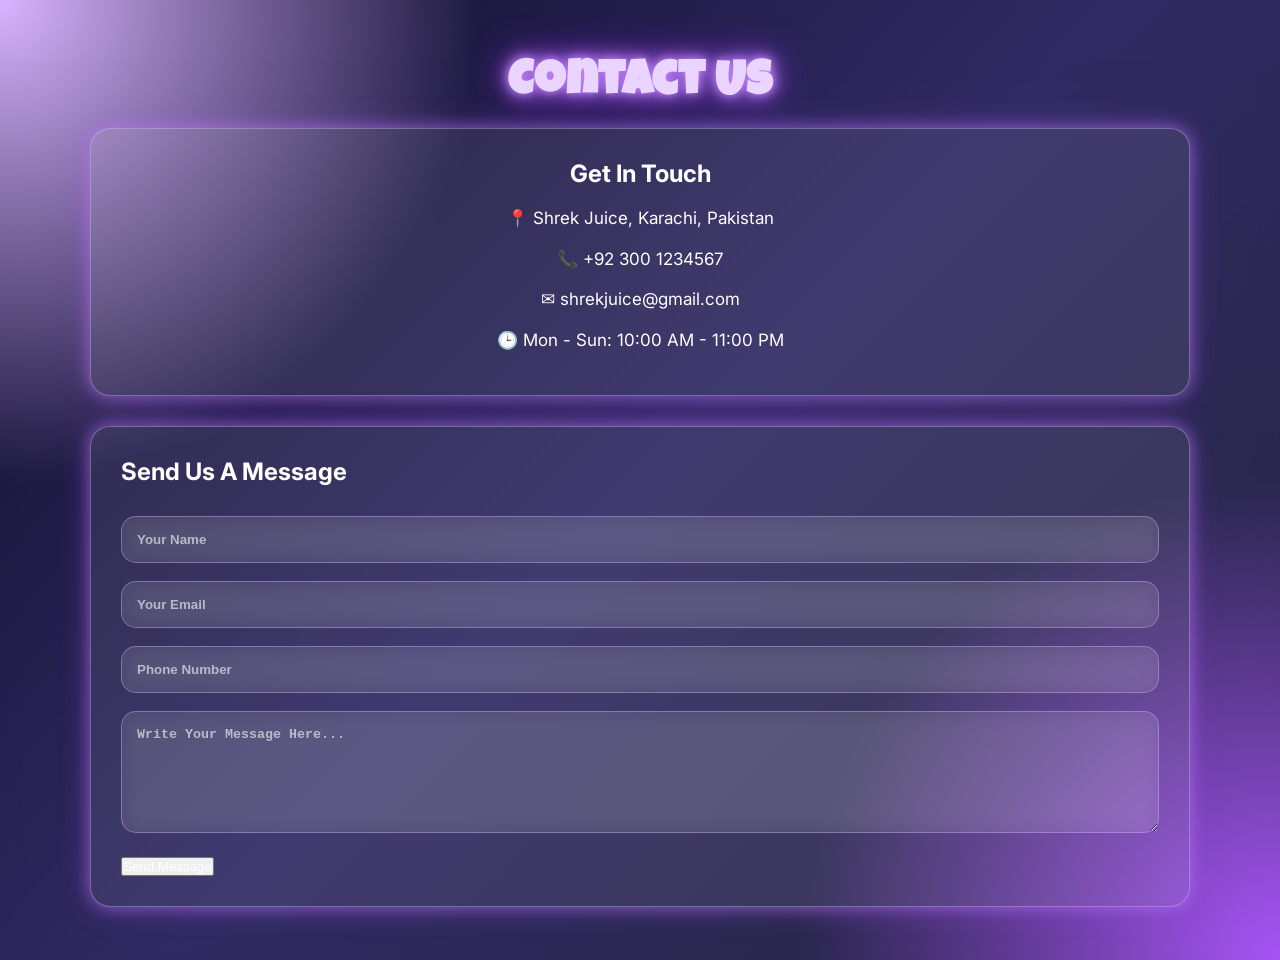
<file: contact.html>
<!DOCTYPE html>
<html lang="en">
<head>
    <meta charset="UTF-8">
    <meta name="viewport" content="width=device-width, initial-scale=1.0">
    <title>Contact Us | Shrek Juice</title>
    <link rel="stylesheet" href="style.css">
</head>
<body class="con-body">



    <div class="page-container" id="contact">

        <h1>Contact Us</h1>

        <div class="card contact-info">
            <h2>Get In Touch</h2>

            <p>📍 Shrek Juice, Karachi, Pakistan</p>
            <p>📞 +92 300 1234567</p>
            <p>✉ shrekjuice@gmail.com</p>
            <p>🕒 Mon - Sun: 10:00 AM - 11:00 PM</p>
        </div>

        <div class="card">
            <h2>Send Us A Message</h2>

            <form class="contact-form">

                <input type="text" placeholder="Your Name" required>

                <input type="email" placeholder="Your Email" required>

                <input type="tel" placeholder="Phone Number">

                <textarea rows="6" placeholder="Write Your Message Here..." required></textarea>

                <button type="submit">Send Message</button>

            </form>
        </div>

    </div>

</body>
</html>
</file>
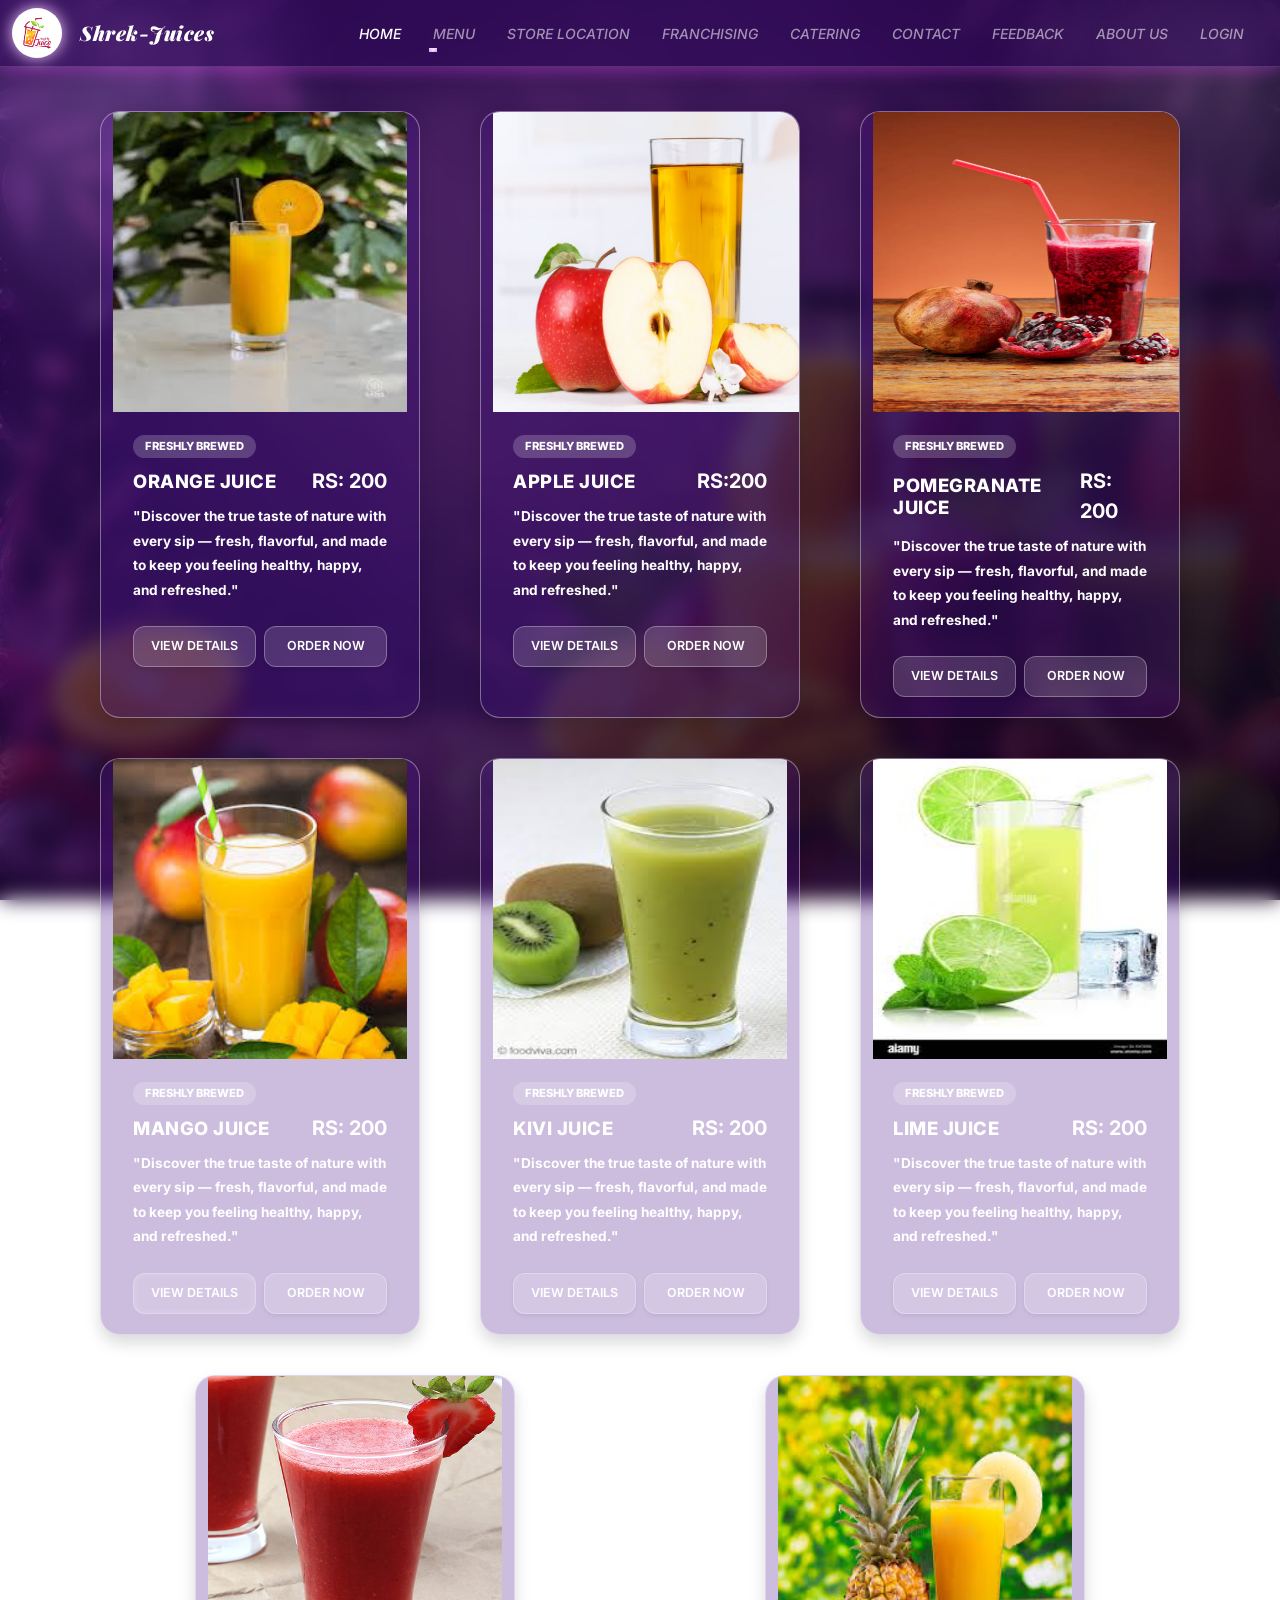
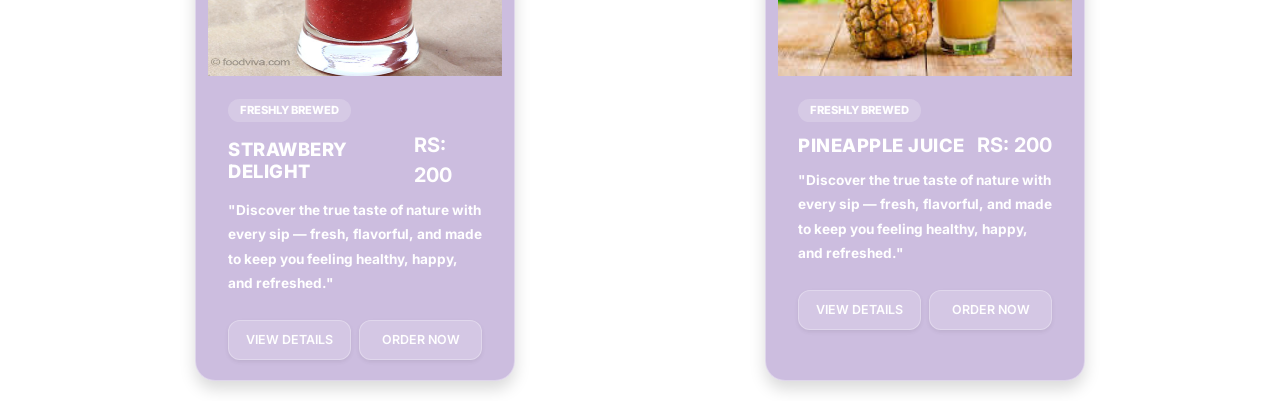
<file: fruit-categ.html>
<!DOCTYPE html>
<html lang="en">

<head>
    <meta charset="UTF-8">
    <meta name="viewport" content="width=device-width, initial-scale=1.0">
    <title>fruit Category</title>
    
    <link rel="shortcut icon" href="material/shrek-juice.jpg" type="image/x-icon">

    <!-- Bootstrap 5 CSS CDN Link -->
    <link href="https://cdn.jsdelivr.net/npm/bootstrap@5.3.3/dist/css/bootstrap.min.css" rel="stylesheet">
    
    <!-- Google Font Link (For Luckiest Guy Font) -->
    <link href="https://fonts.googleapis.com/css2?family=Luckiest+Guy&display=swap" rel="stylesheet">
    <link href="https://fonts.googleapis.com/css2?family=Playfair+Display:ital,wght@0,700;0,900;1,700&family=Inter:wght@500&display=swap" rel="stylesheet">
    
    <!-- External Custom CSS Link -->
    <link rel="stylesheet" href="style.css">
</head>

<body>
    <!--Navbar-->
    <nav class="navbar navbar-expand-lg navbar-dark bg-dark sticky-top">
        <div class="container-fluid">
            <img class="logo" src="material/shrek-juice.jpg" alt="Logo_juice">
            <a class="navbar-brand" href="index.html"> Shrek-Juices</a>
            <button class="navbar-toggler" type="button" data-bs-toggle="collapse"
                data-bs-target="#navbarNav" aria-controls="navbarNav" aria-expanded="false">
                <span class="navbar-toggler-icon"></span>
            </button>
            <div class="collapse navbar-collapse" id="navbarNav">
                <ul class="navbar-nav ms-auto mb-2 mb-lg-0 text-uppercase small">
                    <li class="nav-item">
                        <a class="nav-link active" aria-current="page" href="index.html">Home</a>
                    </li>

                    <li class="nav-item dropdown">
                        <a class="nav-link dropdown-toggle" href="#" role="button" data-bs-toggle="dropdown" aria-expanded="false">
                            Menu
                        </a>
                        <ul class="dropdown-menu">
                            <li><a class="dropdown-item" href="fruit-categ.html">Fruit juices</a></li>
                            <li><a class="dropdown-item" href="vege-categ.html">Vegetable juices</a></li>
                            <li><a class="dropdown-item" href="smoothie-categ.html">Smoothies</a></li>
                            <li><a class="dropdown-item" href="protein-categ.html">Protein Shakes</a></li>
                            <li><a class="dropdown-item" href="winter.html">Winter Menu</a></li>
                            <li><a class="dropdown-item" href="chocolate-categ.html">Chocolate juices</a></li>
                            <li><a class="dropdown-item" href="mocktails-categ.html">Mocktails</a></li>
                        </ul>
                    </li>
                    <li class="nav-item">
                        <!-- Connecting directly to the Location section below -->
                        <a class="nav-link" href="index.html#Store-Location">Store Location</a>
                    </li>
                    <li class="nav-item">
                        <a class="nav-link" href="catering-franchising.html">Franchising</a>
                    </li>
                    <li class="nav-item">
                        <a class="nav-link" href="catering-franchising.html">Catering</a>
                    </li>
                    <li class="nav-item">
                        <a class="nav-link" href="index.html#location-section">Contact</a>
                    </li>
                    <li class="nav-item">
                        <a class="nav-link" href="index.html#location-section">Feedback</a>
                    </li>
                    <li class="nav-item">
                        <!-- Connecting directly to About Us page -->
                        <a class="nav-link" href="About-us.html">About us</a>
                    </li>

                    <li class="nav-item">
                        <a class="nav-link" href="login.html">Login</a>
                    </li>
                </ul>
            </div>
        </div>
    </nav>

    <!-- card1 orange juice -->
    <div class="container mt-4">
        <div class="row" id="fruit-juice">

            <div class="card shadow border-0"
                style="width: 20rem; border-radius: 16px; overflow: hidden; margin: 20px auto;">

                <img src="material/juice pic1.jpg" alt="juice" height="300">

                <div class="card-body">
                    <span class="badge bg-success-subtle text-success mb-2 fw-bold">Freshly Brewed</span>

                    <div class="d-flex justify-content-between align-items-center mb-2">
                        <h5 class="card-title fw-bold m-0" style="color: #ffffff;">Orange Juice</h5>
                        <span class="fw-bold fs-5 text-success">RS: 200</span>
                    </div>

                    <p class="card-text">
                        "Discover the true taste of nature with every sip — fresh, flavorful, and made to keep you
                        feeling healthy, happy, and refreshed."</p>

                    <div class="d-flex gap-2 mt-4">
                        <button class="btn w-50 fw-semibold text-white shadow-sm" data-bs-toggle="modal"
                            data-bs-target="#orangeModal" style="background-color:#b33db8; border:none;">
                            View Details
                        </button>
                        <button class="btn btn-primary w-50 fw-semibold shadow-sm"
                            style="background-color: #b33db8; border: none;" data-bs-toggle="modal"
                            data-bs-target="#buyorangeModal">
                            Order Now
                        </button>
                    </div>
                </div>
            </div>
            <!-- Modal -->


            <div class="modal fade" id="orangeModal" tabindex="-1" aria-labelledby="juiceModalLabel" aria-hidden="true">
                <div class="modal-dialog">
                    <div class="modal-content border-0 shadow-lg" style="border-radius: 20px;">

                        <div class="modal-header border-0 pb-0">
                            <h5 class="modal-title fw-bold text-dark" id="juiceModalLabel">Selling Juice Recipe & Info
                            </h5>
                            <button type="button" class="btn-close" data-bs-dismiss="modal" aria-label="Close"></button>
                        </div>

                        <div class="modal-body py-3">
                            <img src="material/juice pic1.jpg" alt="orange Juice"
                                class="img-fluid rounded d-block mx-auto mb-3"
                                style="width:150px; height:150px; object-fit:cover;">
                            <p class="text-muted">Orange juice is a popular, nutrient-rich beverage packed with Vitamin C and potassium, though it is high in natural sugars and lacks the dietary fiber found in whole oranges.</p>

                            <h6 class="fw-bold text-white mt-4 mb-2"><i class="bi bi-patch-check-fill text-success"></i>
                                Key
                                Ingredients:</h6>
                            <ul class="text-white">
                                <li>Fresh Lime Juice & Zest</li>
                                <li>Organic Sweet Agave Nectar</li>
                                <li>Hand-picked Crushed Mint Leaves</li>
                                <li>Pure Sea Salt Minerals for Electrolytes</li>
                            </ul>
                        </div>

                        <div class="modal-footer border-0 pt-0">
                            <button type="button" class="btn btn-secondary fw-semibold btn-sm"
                                data-bs-dismiss="modal">Close</button>


                        </div>

                    </div>
                </div>
            </div>

            <!-- modal for order -->
            <div class="modal fade" id="buyorangeModal" tabindex="-1">
                <div class="modal-dialog">
                    <div class="modal-content">

                        <div class="modal-header">
                            <h5 class="modal-title">Order Orange Juice</h5>
                            <button type="button" class="btn-close" data-bs-dismiss="modal"></button>
                        </div>

                        <div class="modal-body">


                            <input type="text" id="juice" class="form-control mb-3" placeholder="Enter Your Name">

                            <input type="tel" id="phone" class="form-control mb-3" placeholder="Phone Number">

                            <input type="text" id="address" class="form-control mb-3" placeholder="Delivery Address">

                            <button class="btn btn-success w-100" onclick="confirmOrder()">
                                Confirm Order
                            </button>

                        </div>

                    </div>
                </div>
            </div>



            <!-- card-2 apple juice -->

            <div class="card shadow border-0"
                style="width: 20rem; border-radius: 16px; overflow: hidden; margin: 20px auto;">

                <img src="material/apple juic.jpg" alt="juice" height="300" width="350">

                <div class="card-body p-4">
                    <span class="badge bg-success-subtle text-success mb-2 fw-bold">Freshly Brewed</span>

                    <div class="d-flex justify-content-between align-items-center mb-2">
                        <h5 class="card-title fw-bold m-0" style="color: #f8f8f8;">Apple Juice</h5>
                        <span class="fw-bold fs-5 text-success">RS:200</span>
                    </div>

                    <p class="card-text text-medium font-weight-bold">"Discover the true taste of nature with every sip
                        — fresh, flavorful, and made to keep you feeling healthy, happy, and refreshed."</p>

                    <div class="d-flex gap-2 mt-4">
                        <button class="btn btn- w-50 fw-semibold text-white shadow-sm" data-bs-toggle="modal"
                            data-bs-target="#appleModal" style="background-color: #b33db8; ">
                            View Details
                        </button>
                        <button class="btn btn-primary w-50 fw-semibold shadow-sm"
                            style="background-color: #b33db8; border: none;" data-bs-toggle="modal"
                            data-bs-target="#buyappleModal">
                            Order Now
                        </button>
                    </div>
                </div>
            </div>
            <!-- modal -->

            <div class="modal fade" id="appleModal" tabindex="-1" aria-labelledby="juiceModalLabel" aria-hidden="true">
                <div class="modal-dialog">
                    <div class="modal-content border-0 shadow-lg" style="border-radius: 20px;">

                        <div class="modal-header border-0 pb-0">
                            <h5 class="modal-title fw-bold text-dark" id="juiceModalLabel">Selling Juice Recipe
                                & Info
                            </h5>
                            <button type="button" class="btn-close" data-bs-dismiss="modal" aria-label="Close"></button>
                        </div>

                        <div class="modal-body py-3">
                            <img src="material/apple juice pic.jpg" alt="Apple Juice"
                                class="img-fluid rounded d-block mx-auto mb-3"
                                style="width:150px; height:150px; object-fit:cover;">
                            <p class="text-muted">Apple juice is a sweet, refreshing beverage made by macerating and pressing fresh apples to extract their natural liquids.</p>

                            <h6 class="fw-bold text-white mt-4 mb-2"><i class="bi bi-patch-check-fill text-success"></i>
                                Key
                                Ingredients:</h6>
                            <ul class="text-white">
                                <li>Fresh Lime Juice & Zest</li>
                                <li> Organic Sweet Agave Nectar</li>
                                <li>Hand-picked Crushed Mint Leaves</li>
                                <li>Pure Sea Salt Minerals for Electrolytes</li>
                            </ul>
                        </div>

                        <div class="modal-footer border-0 pt-0">
                            <button type="button" class="btn btn-secondary fw-semibold btn-sm"
                                data-bs-dismiss="modal">Close</button>

                        </div>

                    </div>
                </div>
            </div>

            <!-- modal for order -->
            <div class="modal fade" id="buyappleModal" tabindex="-1">
                <div class="modal-dialog">
                    <div class="modal-content">

                        <div class="modal-header">
                            <h5 class="modal-title">Order apple Juice</h5>
                            <button type="button" class="btn-close" data-bs-dismiss="modal"></button>
                        </div>

                        <div class="modal-body">

                            <input type="text" id="juice" class="form-control mb-3" placeholder="Enter Your Name">

                            <input type="tel" id="phone" class="form-control mb-3" placeholder="Phone Number">

                            <input type="text" id="address" class="form-control mb-3" placeholder="Delivery Address">

                            <button class="btn btn-success w-100" onclick="confirmOrder()">
                                Confirm Order
                            </button>

                        </div>

                    </div>
                </div>
            </div>





            <!-- card-3 pomegranate juice -->
            <div class="card shadow border-0"
                style="width: 20rem; border-radius: 16px; overflow: hidden; margin: 20px auto;">

                <img src="material/pomegranate pic.jpg" alt="juice" height="300" width="350">

                <div class="card-body p-4">
                    <span class="badge bg-success-subtle text-success mb-2 fw-bold">Freshly Brewed</span>

                    <div class="d-flex justify-content-between align-items-center mb-2">
                        <h5 class="card-title fw-bold m-0" style="color: #f8f8f8;">Pomegranate Juice</h5>
                        <span class="fw-bold fs-5 text-success">RS: 200</span>
                    </div>

                    <p class="card-text ">"Discover the true taste of nature with every sip — fresh, flavorful, and made
                        to keep you feeling healthy, happy, and refreshed."</p>

                    <div class="d-flex gap-2 mt-4">
                        <button class="btn btn- w-50 fw-semibold text-white  shadow-sm" data-bs-toggle="modal"
                            data-bs-target="#pomegranateModal" style="background-color: #b33db8; ">
                            View Details
                        </button>
                        <button class="btn btn-primary w-50 fw-semibold shadow-sm"
                            style="background-color: #b33db8; border: none;" data-bs-toggle="modal"
                            data-bs-target="#buypomegranateModal">
                            Order Now
                        </button>
                    </div>
                </div>
            </div>
            <!-- modal -->

            <div class="modal fade" id="pomegranateModal" tabindex="-1" aria-labelledby="juiceModalLabel"
                aria-hidden="true">
                <div class="modal-dialog modal-dialog-centered">
                    <div class="modal-content border-0 shadow-lg" style="border-radius: 20px;">

                        <div class="modal-header border-0 pb-0">
                            <h5 class="modal-title fw-bold text-dark" id="juiceModalLabel">Selling Juice Recipe &
                                Info</h5>
                            <button type="button" class="btn-close" data-bs-dismiss="modal" aria-label="Close"></button>
                        </div>

                        <div class="modal-body py-3">
                            <img src="material/pomegranate pic.jpg" alt="Pomegranate Juice"
                                class="img-fluid rounded d-block mx-auto mb-3"
                                style="width:150px; height:150px; object-fit:cover;">
                            <p class="text-muted">A commercial pomegranate juice line is an automated, continuous system designed to wash, peel, extract, and package pomegranate juice. </p>

                            <h6 class="fw-bold text-white mt-4 mb-2"><i class="bi bi-patch-check-fill text-success"></i>
                                Key
                                Ingredients:</h6>
                            <ul class="text-white">
                                <li>Fresh Lime Juice & Zest</li>
                                <li>Organic Sweet Agave Nectar</li>
                                <li>Hand-picked Crushed Mint Leaves</li>
                                <li> Pure Sea Salt Minerals for Electrolytes</li>
                            </ul>
                        </div>

                        <div class="modal-footer border-0 pt-0">
                            <button type="button" class="btn btn-secondary fw-semibold btn-sm"
                                data-bs-dismiss="modal">Close</button>
                        </div>
                    </div>
                </div>
            </div>

            <!-- modal for order -->
            <div class="modal fade" id="buypomegranateModal" tabindex="-1">
                <div class="modal-dialog">
                    <div class="modal-content">

                        <div class="modal-header">
                            <h5 class="modal-title">Order pomegranate juice</h5>
                            <button type="button" class="btn-close" data-bs-dismiss="modal"></button>
                        </div>

                        <div class="modal-body">

                            <input type="text" id="juice" class="form-control mb-3" placeholder="Enter Your Name">

                            <input type="tel" id="phone" class="form-control mb-3" placeholder="Phone Number">

                            <input type="text" id="address" class="form-control mb-3" placeholder="Delivery Address">

                            <button class="btn btn-success w-100" onclick="confirmOrder()">
                                Confirm Order
                            </button>

                        </div>

                    </div>
                </div>
            </div>


            <!-- card-4 mango juice -->

            <div class="card shadow border-0"
                style="width: 20rem; border-radius: 16px; overflow: hidden; margin: 20px auto;">

                <img src="material/mango juice.jpg" alt="juice" height="300">

                <div class="card-body p-4">
                    <span class="badge bg-success-subtle text-success mb-2 fw-bold">Freshly Brewed</span>

                    <div class="d-flex justify-content-between align-items-center mb-2">
                        <h5 class="card-title fw-bold m-0" style="color: #f8f8f8;">Mango Juice</h5>
                        <span class="fw-bold fs-5 text-success">RS: 200</span>
                    </div>

                    <p class="card-text ">"Discover the true taste of nature with every sip — fresh, flavorful, and made
                        to keep you feeling healthy, happy, and refreshed."</p>

                    <div class="d-flex gap-2 mt-4">
                        <button class="btn btn- w-50 fw-semibold text-white  " data-bs-toggle="modal"
                            data-bs-target="#mangoModal" style="background-color: #b33db8; ">
                            View Details
                        </button>
                        <button class="btn btn-primary w-50 fw-semibold shadow-sm"
                            style="background-color: #b33db8; border: none;" data-bs-toggle="modal"
                            data-bs-target="#buymangoModal">
                            Order Now
                        </button>
                    </div>
                </div>
            </div>

            <!-- modal -->
            <div class="modal fade" id="mangoModal" tabindex="-1" aria-labelledby="juiceModalLabel" aria-hidden="true">
                <div class="modal-dialog ">
                    <div class="modal-content border-0 shadow-lg" style="border-radius: 20px;">

                        <div class="modal-header border-0 pb-0">
                            <h5 class="modal-title fw-bold text-dark" id="juiceModalLabel">Selling Juice Recipe & Info
                            </h5>
                            <button type="button" class="btn-close" data-bs-dismiss="modal" aria-label="Close"></button>
                        </div>

                        <div class="modal-body py-3">
                            <img src="material/mango juice.jpg" alt="Pomegranate Juice"
                                class="img-fluid rounded d-block mx-auto mb-3"
                                style="width:150px; height:150px; object-fit:cover;">
                            <p class="text-muted">Mango juice is a sweet, refreshing, and tropical beverage made by blending ripe mangoes with water or milk, offering a rich source of vitamins and antioxidants.</p>

                            <h6 class="fw-bold text-white mt-4 mb-2"><i class="bi bi-patch-check-fill text-success"></i>
                                Key
                                Ingredients:</h6>
                            <ul class="text-white">
                                <li>Fresh Lime Juice & Zest</li>
                                <li>Organic Sweet Agave Nectar</li>
                                <li>Hand-picked Crushed Mint Leaves</li>
                                <li>Pure Sea Salt Minerals for Electrolytes</li>
                            </ul>
                        </div>

                        <div class="modal-footer border-0 pt-0">
                            <button type="button" class="btn btn-secondary fw-semibold btn-sm"
                                data-bs-dismiss="modal">Close</button>
                            </button>
                        </div>

                    </div>
                </div>
            </div>

            <!-- modal for order -->
            <div class="modal fade" id="buymangoModal" tabindex="-1">
                <div class="modal-dialog">
                    <div class="modal-content">

                        <div class="modal-header">
                            <h5 class="modal-title">Order mango Juice</h5>
                            <button type="button" class="btn-close" data-bs-dismiss="modal"></button>
                        </div>

                        <div class="modal-body">

                            <input type="text" id="juice" class="form-control mb-3" placeholder="Enter Your Name">

                            <input type="tel" id="phone" class="form-control mb-3" placeholder="Phone Number">

                            <input type="text" id="address" class="form-control mb-3" placeholder="Delivery Address">

                            <button class="btn btn-success w-100" onclick="confirmOrder()">
                                Confirm Order
                            </button>

                        </div>

                    </div>
                </div>
            </div>


            <!-- card -5 kiwi -->
            <div class="card shadow border-0"
                style="width: 20rem; border-radius: 16px; overflow: hidden; margin: 20px auto;">

                <img src="material/kivi juice.jpg  " alt="juice" height="300">

                <div class="card-body p-4">
                    <span class="badge bg-success-subtle text-success mb-2 fw-bold">Freshly Brewed</span>

                    <div class="d-flex justify-content-between align-items-center mb-2">
                        <h5 class="card-title fw-bold m-0" style="color: #f8f8f8;">Kivi Juice</h5>
                        <span class="fw-bold fs-5 text-success">RS: 200</span>
                    </div>

                    <p class="card-text ">"Discover the true taste of nature with every sip — fresh, flavorful, and made
                        to keep you feeling healthy, happy, and refreshed."</p>

                    <div class="d-flex gap-2 mt-4">
                        <button class="btn btn- w-50 fw-semibold  text-white shadow-sm" data-bs-toggle="modal"
                            data-bs-target="#kiviModal" style="background-color: #b33db8; color: white; ">
                            View Details
                        </button>
                        <button class="btn btn-primary w-50 fw-semibold shadow-sm"
                            style="background-color: #b33db8; border: none;" data-bs-toggle="modal"
                            data-bs-target="#buykiviModal">
                            Order Now
                        </button>
                    </div>
                </div>
            </div>

            <!-- modal -->
            <div class="modal fade" id="kiviModal" tabindex="-1" aria-labelledby="juiceModalLabel" aria-hidden="true">
                <div class="modal-dialog modal-dialog-centered">
                    <div class="modal-content border-0 shadow-lg" style="border-radius: 20px;">

                        <div class="modal-header border-0 pb-0">
                            <h5 class="modal-title fw-bold text-dark" id="juiceModalLabel">Selling Juice Recipe &
                                Info</h5>
                            <button type="button" class="btn-close" data-bs-dismiss="modal" aria-label="Close"></button>
                        </div>

                        <div class="modal-body">
                            <img src="material/kivi juice.jpg" alt="kiwi Juice"
                                class="img-fluid rounded d-block mx-auto mb-3"
                                style="width:150px; height:150px; object-fit:cover;">
                            <p class="text-black">Kiwi juice is a sweet, tangy, and refreshing beverage packed with a rich concentration of essential vitamins—especially Vitamin C—as well as dietary fiber and antioxidants.</p>

                            <h6 class="fw-bold text-white mt-4 mb-2"><i class="bi bi-patch-check-fill text-success"></i>
                                Key
                                Ingredients:</h6>
                            <ul class="text-white">
                                <li>Fresh Lime Juice & Zest</li>
                                <li>Organic Sweet Agave Nectar</li>
                                <li> Hand-picked Crushed Mint Leaves</li>
                                <li>Pure Sea Salt Minerals for Electrolytes</li>
                            </ul>
                        </div>

                        <div class="modal-footer">
                            <button type="button" class="btn btn-secondary fw-semibold btn-sm"
                                data-bs-dismiss="modal">Close</button>
                        </div>

                    </div>
                </div>
            </div>
            <!-- modal for order -->
            <div class="modal fade" id="buykiviModal" tabindex="-1">
                <div class="modal-dialog">
                    <div class="modal-content">

                        <div class="modal-header">
                            <h5 class="modal-title">Order kiwi Juice</h5>
                            <button type="button" class="btn-close" data-bs-dismiss="modal"></button>
                        </div>

                        <div class="modal-body">

                            <input type="text" id="juice" class="form-control mb-3" placeholder="Enter Your Name">

                            <input type="tel" id="phone" class="form-control mb-3" placeholder="Phone Number">

                            <input type="text" id="address" class="form-control mb-3" placeholder="Delivery Address">

                            <button class="btn btn-success w-100" onclick="confirmOrder()">
                                Confirm Order
                            </button>

                        </div>

                    </div>
                </div>
            </div>

            <!-- lime juice -->
            <div class="card shadow border-0"
                style="width: 20rem; border-radius: 16px; overflow: hidden; margin: 20px auto;">

                <img src="material/lime juice.jpg" alt="juice" height="300">

                <div class="card-body p-4">
                    <span class="badge bg-success-subtle text-success mb-2 fw-bold">Freshly Brewed</span>

                    <div class="d-flex justify-content-between align-items-center mb-2">
                        <h5 class="card-title fw-bold m-0" style="color: #f8f8f8;">Lime Juice</h5>
                        <span class="fw-bold fs-5 text-success">RS: 200</span>
                    </div>

                    <p class="card-text ">"Discover the true taste of nature with every sip — fresh, flavorful, and made
                        to keep you feeling healthy, happy, and refreshed."</p>

                    <div class="d-flex gap-2 mt-4">
                        <button class="btn btn- w-50 fw-semibold text-white  shadow-sm" data-bs-toggle="modal"
                            data-bs-target="#limeModal" style="background-color: #b33db8; ">
                            View Details
                        </button>
                        <button class="btn btn-primary w-50 fw-semibold shadow-sm"
                            style="background-color: #b33db8; border: none;" data-bs-toggle="modal"
                            data-bs-target="#buylimeModal">
                            Order Now
                        </button>
                    </div>
                </div>
            </div>
            <!-- Modal -->

            <div class="modal fade" id="limeModal" tabindex="-1" aria-labelledby="juiceModalLabel" aria-hidden="true">
                <div class="modal-dialog modal-dialog-centered">
                    <div class="modal-content border-0 shadow-lg" style="border-radius: 20px;">

                        <div class="modal-header border-0 pb-0">
                            <h5 class="modal-title fw-bold text-dark" id="juiceModalLabel">Selling Juice Recipe &
                                Info
                            </h5>
                            <button type="button" class="btn-close" data-bs-dismiss="modal" aria-label="Close"></button>
                        </div>

                        <div class="modal-body py-3">
                            <img src="material/lime juice.jpg" alt="lime Juice"
                                class="img-fluid rounded d-block mx-auto mb-3"
                                style="width:150px; height:150px; object-fit:cover;">
                            <p class="text-muted">Lime juice is a highly acidic, vitamin C-rich citrus liquid extracted from limes, widely used to add a tangy, sour flavor to beverages, marinades, and desserts, as well as providing a natural immunity boost.</p>

                            <h6 class="fw-bold text-white mt-4 mb-2"><i class="bi bi-patch-check-fill text-success"></i>
                                Key
                                Ingredients:</h6>
                            <ul class="text-white">
                                <li> Fresh lime Juice</li>
                                <li> Organic Sweet Agave Nectar</li>
                                <li> Hand-picked Crushed Mint Leaves</li>
                                <li> Pure Sea Salt Minerals for Electrolytes</li>
                            </ul>
                        </div>
                        <!-- footer -->
                        <div class=" modal-footer border-0 pt-0">
                            <button type="button" class="btn btn-secondary fw-semibold btn-sm"
                                data-bs-dismiss="modal">Close</button>
                        </div>

                    </div>
                </div>
            </div>
            <!-- modal for order -->
            <div class="modal fade" id="buylimeModal" tabindex="-1">
                <div class="modal-dialog">
                    <div class="modal-content">

                        <div class="modal-header">
                            <h5 class="modal-title">Order lime Juice</h5>
                            <button type="button" class="btn-close" data-bs-dismiss="modal"></button>
                        </div>

                        <div class="modal-body">

                            <input type="text" id="juice" class="form-control mb-3" placeholder="Enter Your Name">

                            <input type="tel" id="phone" class="form-control mb-3" placeholder="Phone Number">

                            <input type="text" id="address" class="form-control mb-3" placeholder="Delivery Address">

                            <button class="btn btn-success w-100" onclick="confirmOrder()">
                                Confirm Order
                            </button>

                        </div>

                    </div>
                </div>
            </div>


            <!-- stawberry delight -->
            <div class="card shadow border-0"
                style="width: 20rem; border-radius: 16px; overflow: hidden; margin: 20px auto;">

                <img src="material/strawberry-juice.jpg" alt="juice" height="300">

                <div class="card-body p-4">
                    <span class="badge bg-success-subtle text-success mb-2 fw-bold">Freshly Brewed</span>

                    <div class="d-flex justify-content-between align-items-center mb-2">
                        <h5 class="card-title fw-bold m-0" style="color: #f8f8f8;">Strawbery Delight</h5><br>
                        <span class="fw-bold fs-5 text-success">RS: 200</span>
                    </div>

                    <p class="card-text ">"Discover the true taste of nature with every sip — fresh, flavorful, and made
                        to keep you feeling healthy, happy, and refreshed."</p>

                    <div class="d-flex gap-2 mt-4">
                        <button class="btn btn- w-50 fw-semibold text-white  shadow-sm" data-bs-toggle="modal"
                            data-bs-target="#strawberryModal" style="background-color: #b33db8; ">
                            View Details
                        </button>
                        <button class="btn btn-primary w-50 fw-semibold shadow-sm"
                            style="background-color: #b33db8; border: none;" data-bs-toggle="modal"
                            data-bs-target="#buystrawberryModal">
                            Order Now
                        </button>
                    </div>
                </div>
            </div>
            <!-- Modal -->

            <div class="modal fade" id="strawberryModal" tabindex="-1" aria-labelledby="juiceModalLabel"
                aria-hidden="true">
                <div class="modal-dialog modal-dialog-centered">
                    <div class="modal-content border-0 shadow-lg" style="border-radius: 20px;">

                        <div class="modal-header border-0 pb-0">
                            <h5 class="modal-title fw-bold text-dark" id="juiceModalLabel">Selling Juice Recipe &
                                Info
                            </h5>
                            <button type="button" class="btn-close" data-bs-dismiss="modal" aria-label="Close"></button>
                        </div>

                        <div class="modal-body py-3">
                            <img src="material/strawberry-juice.jpg" alt="strawberryJuice"
                                class="img-fluid rounded d-block mx-auto mb-3"
                                style="width:150px; height:150px; object-fit:cover;">
                            <p class="text-muted">Strawberry juice is a refreshing, sweet, and vibrant beverage packed with vitamin C and antioxidants, often consumed as a daily detox or used as a mixer in a variety of delicious cocktails and mocktails. </p>

                            <h6 class="fw-bold text-white mt-4 mb-2"><i class="bi bi-patch-check-fill text-success"></i>
                                Key
                                Ingredients:</h6>
                            <ul class="text-white">
                                <li>Fresh lime Juice</li>
                                <li>Organic Sweet Agave Nectar</li>
                                <li>Hand-picked Crushed Mint Leaves</li>
                                <li>Pure Sea Salt Minerals for Electrolytes</li>
                            </ul>
                        </div>
                        <!-- footer -->
                        <div class=" modal-footer border-0 pt-0">
                            <button type="button" class="btn btn-secondary fw-semibold btn-sm"
                                data-bs-dismiss="modal">Close</button>
                        </div>

                    </div>
                </div>
            </div>

            <!-- modal for order -->
            <div class="modal fade" id="buystrawberryModal" tabindex="-1">
                <div class="modal-dialog">
                    <div class="modal-content">

                        <div class="modal-header">
                            <h5 class="modal-title">Order Orange Juice</h5>
                            <button type="button" class="btn-close" data-bs-dismiss="modal"></button>
                        </div>

                        <div class="modal-body">

                            <input type="text" id="juice" class="form-control mb-3" placeholder="Enter Your Name">

                            <input type="tel" id="phone" class="form-control mb-3" placeholder="Phone Number">

                            <input type="text" id="address" class="form-control mb-3" placeholder="Delivery Address">

                            <button class="btn btn-success w-100" onclick="confirmOrder()">
                                Confirm Order
                            </button>
                        </div>
                    </div>
                </div>
            </div>
            <!-- pineapple juice -->

            <div class="card shadow border-0"
                style="width: 20rem; border-radius: 16px; overflow: hidden; margin: 20px auto;">

                <img src="material/pineapple juice.jpg" alt="juice" height="300">

                <div class="card-body p-4">
                    <span class="badge bg-success-subtle text-success mb-2 fw-bold">Freshly Brewed</span>

                    <div class="d-flex justify-content-between align-items-center mb-2">
                        <h5 class="card-title fw-bold m-0" style="color: #f8f8f8;">Pineapple Juice</h5>
                        <span class="fw-bold fs-5 text-success">RS: 200</span>
                    </div>

                    <p class="card-text ">"Discover the true taste of nature with every sip — fresh, flavorful, and made
                        to keep you feeling healthy, happy, and refreshed."</p>

                    <div class="d-flex gap-2 mt-4">
                        <button class="btn btn- w-50 fw-semibold text-white  shadow-sm" data-bs-toggle="modal"
                            data-bs-target="#pineappleModal" style="background-color: #b33db8; ">
                            View Details
                        </button>
                        <button class="btn btn-primary w-50 fw-semibold shadow-sm"
                            style="background-color: #b33db8; border: none;" data-bs-toggle="modal"
                            data-bs-target="#buypineappleModal">
                            Order Now
                        </button>
                    </div>
                </div>
            </div>
            <!-- Modal -->

            <div class="modal fade" id="pineappleModal" tabindex="-1" aria-labelledby="juiceModalLabel"
                aria-hidden="true">
                <div class="modal-dialog modal-dialog-centered">
                    <div class="modal-content border-0 shadow-lg" style="border-radius: 20px;">

                        <div class="modal-header border-0 pb-0">
                            <h5 class="modal-title fw-bold text-dark" id="juiceModalLabel">Selling Juice Recipe &
                                Info
                            </h5>
                            <button type="button" class="btn-close" data-bs-dismiss="modal" aria-label="Close"></button>
                        </div>

                        <div class="modal-body py-3">
                            <img src="material/pineapple juice.jpg" alt="lime Juice"
                                class="img-fluid rounded d-block mx-auto mb-3"
                                style="width:150px; height:150px; object-fit:cover;">
                            <p class="text-muted" text-black>Pineapple juice is a refreshing, tropical beverage packed with vitamin C and bromelain (a natural enzyme) that aids digestion and reduces inflammation.</p>

                            <h6 class="fw-bold text-white mt-4 mb-2"><i class="bi bi-patch-check-fill text-success"></i>
                                Key
                                Ingredients:</h6>
                            <ul class="text-white">
                                <li> Fresh lime Juice</li>
                                <li>Organic Sweet Agave Nectar</li>
                                <li>Hand-picked Crushed Mint Leaves</li>
                                <li>Pure Sea Salt Minerals for Electrolytes</li>
                            </ul>
                        </div>
                        <!-- footer -->
                        <div class=" modal-footer border-0 pt-0">
                            <button type="button" class="btn btn-secondary fw-semibold btn-sm"
                                data-bs-dismiss="modal">Close</button>
                        </div>

                    </div>
                </div>
            </div>
            <!-- modal for order -->
            <div class="modal fade" id="buypineappleModal" tabindex="-1">
                <div class="modal-dialog">
                    <div class="modal-content">

                        <div class="modal-header">
                            <h5 class="modal-title">Order pineapple Juice</h5>
                            <button type="button" class="btn-close" data-bs-dismiss="modal"></button>
                        </div>

                        <div class="modal-body">

                            <input type="text" id="juice" class="form-control mb-3" placeholder="Enter Your Name">

                            <input type="tel" id="phone" class="form-control mb-3" placeholder="Phone Number">

                            <input type="text" id="address" class="form-control mb-3" placeholder="Delivery Address">

                            <button class="btn btn-success w-100" onclick="confirmOrder()">
                                Confirm Order
                            </button>

                        </div>

                    </div>
                </div>
            </div>





            <script src="https://cdn.jsdelivr.net/npm/bootstrap@5.3.8/dist/js/bootstrap.bundle.min.js"
                integrity="sha384-FKyoEForCGlyvwx9Hj09JcYn3nv7wiPVlz7YYwJrWVcXK/BmnVDxM+D2scQbITxI"
                crossorigin="anonymous"></script>
            <script src="script.js"></script>
        </div>
    </div>


</body>

</html>
</file>
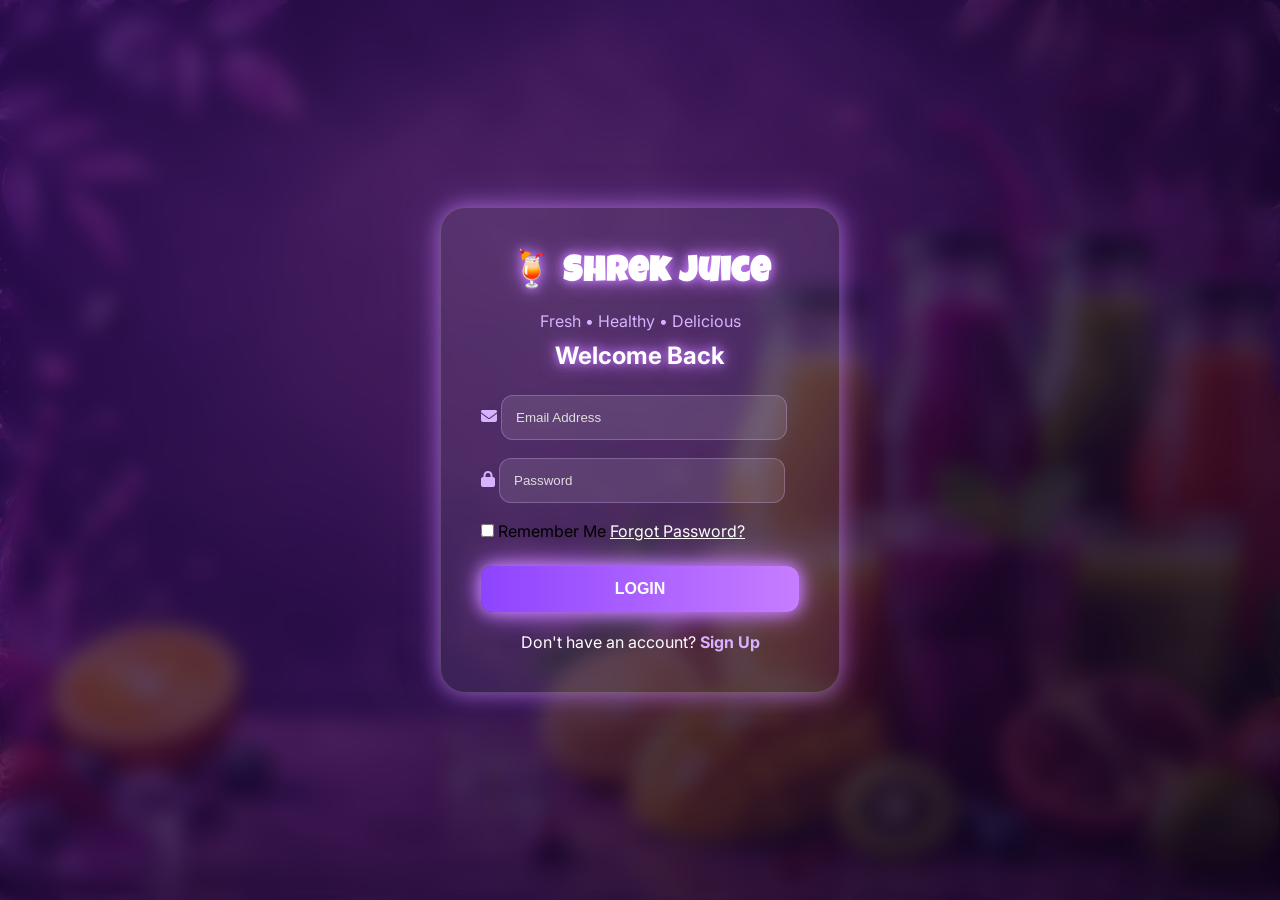
<file: login.html>
<!DOCTYPE html>
<html lang="en">
<head>
    <meta charset="UTF-8">
    <meta name="viewport" content="width=device-width, initial-scale=1.0">
    <title>Shrek Juice | Login</title>

    <link rel="stylesheet" href="style.css">

    <link rel="stylesheet"
        href="https://cdnjs.cloudflare.com/ajax/libs/font-awesome/6.5.1/css/all.min.css">
</head>

<body class="sign-up-body">

  

    <div class="login-container" >

        <div class="logo-section">
            <h1>🍹 Shrek Juice</h1>
            <p>Fresh • Healthy • Delicious</p>
        </div>

        <form class="login-form" action="index.html">

            <h2>Welcome Back</h2>

            <div class="input-box">
                <i class="fas fa-envelope"></i>
                <input type="email" placeholder="Email Address" required>
            </div>

            <div class="input-box">
                <i class="fas fa-lock"></i>
                <input type="password" placeholder="Password" required>
            </div>

            <div class="options" style="margin-bottom: 25px;">
                <label>
                    <input type="checkbox"> Remember Me
                </label>

                <a href="sign-up.html" style="color: white;">Forgot Password?</a>
            </div>

            <button type="submit" class="login-btn">
                Login
            </button>

            <p class="signup-link">
                Don't have an account?
                <a href="sign-up.html">Sign Up</a>
            </p>
        </form>
    </div>

</body>
</html>
</file>
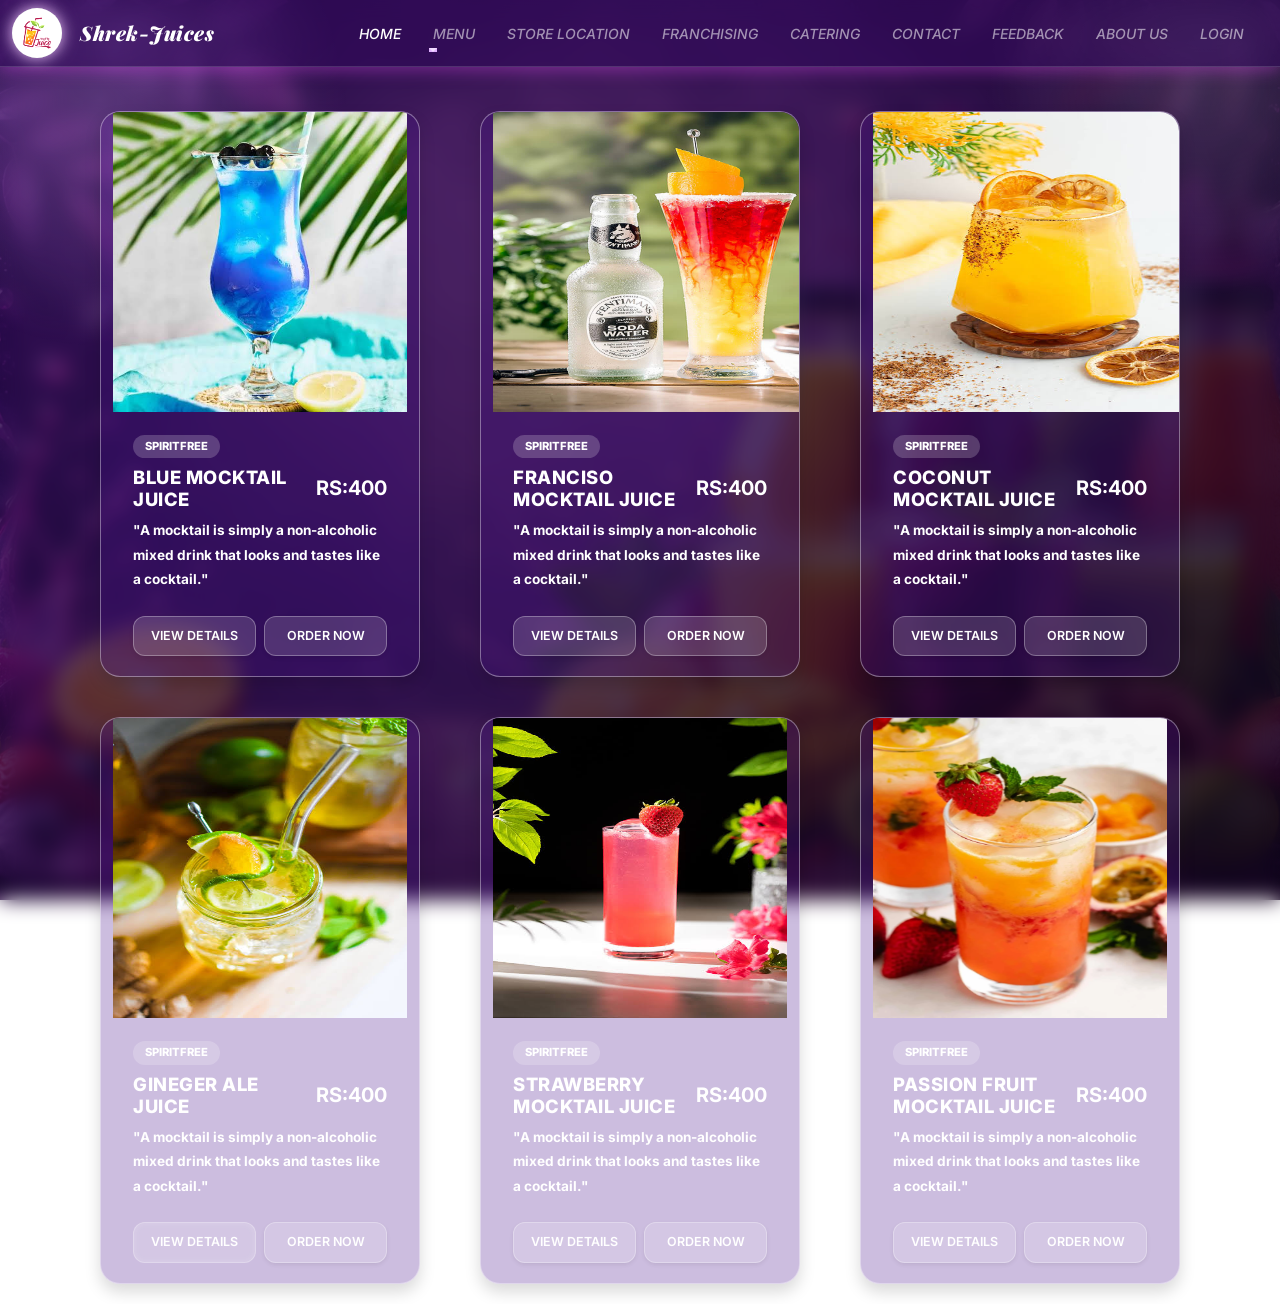
<file: mocktails-categ.html>
<!DOCTYPE html>
<html lang="en">

<head>
    <meta charset="UTF-8">
    <meta name="viewport" content="width=device-width, initial-scale=1.0">
    <title>Mocktail Category</title>

    <link rel="shortcut icon" href="material/shrek-juice.jpg" type="image/x-icon">

    <!-- Bootstrap 5 CSS CDN Link -->
    <link href="https://cdn.jsdelivr.net/npm/bootstrap@5.3.3/dist/css/bootstrap.min.css" rel="stylesheet">
    
    <!-- Google Font Link (For Luckiest Guy Font) -->
    <link href="https://fonts.googleapis.com/css2?family=Luckiest+Guy&display=swap" rel="stylesheet">
    <link href="https://fonts.googleapis.com/css2?family=Playfair+Display:ital,wght@0,700;0,900;1,700&family=Inter:wght@500&display=swap" rel="stylesheet">
    
    <!-- External Custom CSS Link -->
    <link rel="stylesheet" href="style.css">
</head>

<body>
    <!--Navbar-->
    <nav class="navbar navbar-expand-lg navbar-dark bg-dark sticky-top">
        <div class="container-fluid">
            <img class="logo" src="material/shrek-juice.jpg" alt="Logo_juice">
            <a class="navbar-brand" href="index.html"> Shrek-Juices</a>
            <button class="navbar-toggler" type="button" data-bs-toggle="collapse"
                data-bs-target="#navbarNav" aria-controls="navbarNav" aria-expanded="false">
                <span class="navbar-toggler-icon"></span>
            </button>
            <div class="collapse navbar-collapse" id="navbarNav">
                <ul class="navbar-nav ms-auto mb-2 mb-lg-0 text-uppercase small">
                    <li class="nav-item">
                        <a class="nav-link active" aria-current="page" href="index.html">Home</a>
                    </li>

                    <li class="nav-item dropdown">
                        <a class="nav-link dropdown-toggle" href="#" role="button" data-bs-toggle="dropdown" aria-expanded="false">
                            Menu
                        </a>
                        <ul class="dropdown-menu">
                            <li><a class="dropdown-item" href="fruit-categ.html">Fruit juices</a></li>
                            <li><a class="dropdown-item" href="vege-categ.html">Vegetable juices</a></li>
                            <li><a class="dropdown-item" href="smoothie-categ.html">Smoothies</a></li>
                            <li><a class="dropdown-item" href="protein-categ.html">Protein Shakes</a></li>
                            <li><a class="dropdown-item" href="winter.html">Winter Menu</a></li>
                            <li><a class="dropdown-item" href="chocolate-categ.html">Chocolate juices</a></li>
                            <li><a class="dropdown-item" href="mocktails-categ.html">Mocktails</a></li>
                        </ul>
                    </li>
                    <li class="nav-item">
                        <!-- Connecting directly to the Location section below -->
                        <a class="nav-link" href="index.html#Store-Location">Store Location</a>
                    </li>
                    <li class="nav-item">
                        <a class="nav-link" href="catering-franchising.html">Franchising</a>
                    </li>
                    <li class="nav-item">
                        <a class="nav-link" href="catering-franchising.html">Catering</a>
                    </li>
                    <li class="nav-item">
                        <a class="nav-link" href="index.html#location-section">Contact</a>
                    </li>
                    <li class="nav-item">
                        <a class="nav-link" href="index.html#location-section">Feedback</a>
                    </li>
                    <li class="nav-item">
                        <!-- Connecting directly to About Us page -->
                        <a class="nav-link" href="About-us.html">About us</a>
                    </li>

                    <li class="nav-item">
                        <a class="nav-link" href="login.html">Login</a>
                    </li>
                </ul>
            </div>
        </div>
    </nav>


    <!-- card-1 -->
    <div class="container mt-4">
        <div class="row" id="mocktail">

            <div class="card shadow border-0"
                style="width: 20rem; border-radius: 16px; overflow: hidden; margin: 20px auto;">

                <img src="material/blue moctail.jpg" alt="juice" height="300">

                <div class="card-body">
                    <span class="badge bg-success-subtle text-success mb-2 fw-bold">Spiritfree</span>

                    <div class="d-flex justify-content-between align-items-center mb-2">
                        <h5 class="card-title fw-bold m-0" style="color: #ffffff;">Blue Mocktail Juice</h5>
                        <span class="fw-bold fs-5 text-success">RS:400</span>
                    </div>

                    <p class="card-text ">"A mocktail is simply a non-alcoholic mixed drink that looks and tastes like a cocktail."
                    </p>

                    <div class="d-flex gap-2 mt-4">
                        <button class="btn w-50 fw-semibold text-white shadow-sm" data-bs-toggle="modal"
                            data-bs-target="#orangeModal" style="background-color:#b33db8; border:none;">
                            View Details
                        </button>
                        <button class="btn btn-primary w-50 fw-semibold shadow-sm"
                            style="background-color: #b33db8; border: none;" data-bs-toggle="modal"
                            data-bs-target="#buyorangeModal">
                            Order Now
                        </button>
                    </div>
                </div>
            </div>
            <!-- Modal -->

            <div class="modal fade" id="orangeModal" tabindex="-1" aria-labelledby="juiceModalLabel" aria-hidden="true">
                <div class="modal-dialog ">
                    <div class="modal-content border-0 shadow-lg"
                        style="background:linear-gradient(135deg,#E6E6FA,#771177); border-radius:30px;">

                        <div class="modal-content border-0 shadow-lg"
                            style="background-color:#e046e0; border-radius:30px;">

                            <div class="modal-header border-0">
                                <h5 class="modal-title fw-bold text-dark" id="juiceModalLabel">
                                    Selling Juice Recipe & Info
                                </h5>

                                <button type="button" class="btn-close" data-bs-dismiss="modal"></button>
                            </div>

                            <div class="modal-body text-center">

                                <img src="material/blue moctail.jpg" alt="Orange Juice"
                                    class="rounded mb-3 d-block mx-auto"
                                    style="width:150px; height:150px; object-fit:cover;">

                                <p class="text-muted" text-black>A blue mocktail is a vibrant, non-alcoholic drink typically made with citrus juice, sweet non-alcoholic blue curaçao syrup, and lemon-lime soda, offering a refreshing and visually striking tropical beverage.</p>

                            </div>
                            <h6 class="fw-bold text-white mt-4 mb-2 "><i class="bi bi-patch-check-fill text-success"></i>
                                Key
                                Ingredients:</h6>
                            <ul class="text-white">
                                <li>Fresh Blue Mocktail</li>
                                <li>Organic Sweet Agave Nectar</li>
                                <li>Hand-picked Crushed Mint Leaves</li>
                                <li>Pure Sea Salt Minerals for Electrolytes</li>
                            </ul>
                        </div>


                        <!-- footer -->
                        <div class=" modal-footer border-0 pt-0">
                            <button type="button" class="btn btn-secondary fw-semibold btn-sm"
                                data-bs-dismiss="modal">Close</button>

                        </div>

                    </div>
                </div>

            </div>
            <!-- modal for order -->
            <div class="modal fade" id="buyorangeModal" tabindex="-1">
                <div class="modal-dialog">
                    <div class="modal-content">

                        <div class="modal-header">
                            <h5 class="modal-title">Order Blue Mocktail Juice</h5>
                            <button type="button" class="btn-close" data-bs-dismiss="modal"></button>
                        </div>

                        <div class="modal-body">


                            <input type="text" id="juice" class="form-control mb-3" placeholder="Enter Your Name">

                            <input type="tel" id="phone" class="form-control mb-3" placeholder="Phone Number">

                            <input type="text" id="address" class="form-control mb-3" placeholder="Delivery Address">

                            <button class="btn btn-success w-100" onclick="confirmOrder()">
                                Confirm Order
                            </button>

                        </div>

                    </div>
                </div>
            </div>

            <!-- card-2-->
            <div class="card shadow border-0"
                style="width: 20rem; border-radius: 16px; overflow: hidden; margin: 20px auto;">

                <img src="material/franciso mocktail.jpg" alt="juice" height="300" width="350">

                <div class="card-body p-4">
                    <span class="badge bg-success-subtle text-success mb-2 fw-bold">Spiritfree</span>

                    <div class="d-flex justify-content-between align-items-center mb-2">
                        <h5 class="card-title fw-bold m-0" style="color: #f8f8f8;">Franciso Mocktail Juice</h5>
                        <span class="fw-bold fs-5 text-success">RS:400</span>
                    </div>

                    <p class="card-text text-medium font-weight-bold">"A mocktail is simply a non-alcoholic mixed drink that looks and tastes like a cocktail."</p>

                    <div class="d-flex gap-2 mt-4">
                        <button class="btn btn- w-50 fw-semibold text-white shadow-sm" data-bs-toggle="modal"
                            data-bs-target="#appleModal" style="background-color: #b33db8; ">
                            View Details
                        </button>
                        <button class="btn btn-primary w-50 fw-semibold shadow-sm"
                            style="background-color: #b33db8; border: none;" data-bs-toggle="modal"
                            data-bs-target="#buyappleModal">
                            Order Now
                        </button>
                    </div>
                </div>
            </div>
            <!-- modal -->

            <div class="modal fade" id="appleModal" tabindex="-1" aria-labelledby="juiceModalLabel" aria-hidden="true">
                <div class="modal-dialog ">
                    <div class="modal-content border-0 shadow-lg" style="border-radius: 20px;">

                        <div class="modal-header border-0 pb-0">
                            <h5 class="modal-title fw-bold text-dark" id="juiceModalLabel">Selling Juice Recipe
                                & Info
                            </h5>
                            <button type="button" class="btn-close" data-bs-dismiss="modal" aria-label="Close"></button>
                        </div>

                        <div class="modal-body py-3">
                            <img src="material/franciso mocktail.jpg" alt="Apple Juice"
                                class="img-fluid rounded d-block mx-auto mb-3"
                                style="width:150px; height:150px; object-fit:cover;">
                            <p class="text-muted">Franciso mocktail is a fruity, citrusy, and non-alcoholic blend typically made with orange, lemon, and pineapple juices, balanced with grenadine and soda water.</p>

                            <h6 class="fw-bold text-white mt-4 mb-2"><i class="bi bi-patch-check-fill text-success"></i>
                                Key
                                Ingredients:</h6>
                            <ul class="text-white">
                                <li>Fresh Lime Juice & Zest</li>
                                <li>Organic Sweet Agave Nectar</li>
                                <li>Hand-picked Crushed Mint Leaves </li>
                                <li>Pure Sea Salt Minerals for Electrolytes</li>
                            </ul>
                        </div>

                        <div class="modal-footer border-0 pt-0">
                            <button type="button" class="btn btn-secondary fw-semibold btn-sm"
                                data-bs-dismiss="modal">Close</button>
                        </div>

                    </div>
                </div>
            </div>

            <!-- modal for order -->
            <div class="modal fade" id="buyappleModal" tabindex="-1">
                <div class="modal-dialog">
                    <div class="modal-content">

                        <div class="modal-header">
                            <h5 class="modal-title">Order Franciso Mocktial Juice</h5>
                            <button type="button" class="btn-close" data-bs-dismiss="modal"></button>
                        </div>

                        <div class="modal-body">

                            <input type="text" id="juice" class="form-control mb-3" placeholder="Enter Your Name">

                            <input type="tel" id="phone" class="form-control mb-3" placeholder="Phone Number">

                            <input type="text" id="address" class="form-control mb-3" placeholder="Delivery Address">

                            <button class="btn btn-success w-100" onclick="confirmOrder()">
                                Confirm Order
                            </button>

                        </div>

                    </div>
                </div>
            </div>





            <!-- card-3-->
            <div class="card shadow border-0"
                style="width: 20rem; border-radius: 16px; overflow: hidden; margin: 20px auto;">

                <img src="material/coconut mocktail.jpg" alt="juice" height="300" width="350">

                <div class="card-body p-4">
                    <span class="badge bg-success-subtle text-success mb-2 fw-bold">Spiritfree</span>

                    <div class="d-flex justify-content-between align-items-center mb-2">
                        <h5 class="card-title fw-bold m-0" style="color: #f8f8f8;">coconut Mocktail Juice</h5>
                        <span class="fw-bold fs-5 text-success">RS:400</span>
                    </div>

                    <p class="card-text ">"A mocktail is simply a non-alcoholic mixed drink that looks and tastes like a cocktail."</p>

                    <div class="d-flex gap-2 mt-4">
                        <button class="btn btn- w-50 fw-semibold text-white  shadow-sm" data-bs-toggle="modal"
                            data-bs-target="#pomegranateModal" style="background-color: #b33db8; ">
                            View Details
                        </button>
                        <button class="btn btn-primary w-50 fw-semibold shadow-sm"
                            style="background-color: #b33db8; border: none;" data-bs-toggle="modal"
                            data-bs-target="#buypomegranateModal">
                            Order Now
                        </button>
                    </div>
                </div>
            </div>
            <!-- modal -->

            <div class="modal fade" id="pomegranateModal" tabindex="-1" aria-labelledby="juiceModalLabel"
                aria-hidden="true">
                <div class="modal-dialog ">
                    <div class="modal-content border-0 shadow-lg" style="border-radius: 20px;">

                        <div class="modal-header border-0 pb-0">
                            <h5 class="modal-title fw-bold text-dark" id="juiceModalLabel">Selling Juice Recipe &
                                Info</h5>
                            <button type="button" class="btn-close" data-bs-dismiss="modal" aria-label="Close"></button>
                        </div>

                        <div class="modal-body py-3">
                            <img src="material/coconut mocktail.jpg" alt="Pomegranate Juice"
                                class="img-fluid rounded d-block mx-auto mb-3"
                                style="width:150px; height:150px; object-fit:cover;">
                            <p class="text-muted">A coconut mocktail is a refreshing, non-alcoholic tropical drink made by blending coconut water or creamy coconut milk with vibrant flavor enhancers like fresh lime, mint, or fruit juices.</p>

                            <h6 class="fw-bold text-white mt-4 mb-2"><i class="bi bi-patch-check-fill text-success"></i>
                                Key
                                Ingredients:</h6>
                            <ul class="text-white">
                                <li>Fresh Lime Juice & Zest</li>
                                <li>Organic Sweet Agave Nectar</li>
                                <li>Hand-picked Crushed Mint Leaves</li>
                                <li>Pure Sea Salt Minerals for Electrolytes</li>
                            </ul>
                        </div>

                        <div class="modal-footer border-0 pt-0">
                            <button type="button" class="btn btn-secondary fw-semibold btn-sm"
                                data-bs-dismiss="modal">Close</button>
                            
                        </div>

                    </div>
                </div>
            </div>

            <!-- modal for order -->
            <div class="modal fade" id="buypomegranateModal" tabindex="-1">
                <div class="modal-dialog">
                    <div class="modal-content">

                        <div class="modal-header">
                            <h5 class="modal-title">Order coconut Mocktail Juice</h5>
                            <button type="button" class="btn-close" data-bs-dismiss="modal"></button>
                        </div>

                        <div class="modal-body">

                            <input type="text" id="juice" class="form-control mb-3" placeholder="Enter Your Name">

                            <input type="tel" id="phone" class="form-control mb-3" placeholder="Phone Number">

                            <input type="text" id="address" class="form-control mb-3" placeholder="Delivery Address">

                            <button class="btn btn-success w-100" onclick="confirmOrder()">
                                Confirm Order
                            </button>

                        </div>

                    </div>
                </div>
            </div>


            <!-- card-4-->

            <div class="card shadow border-0"
                style="width: 20rem; border-radius: 16px; overflow: hidden; margin: 20px auto;">

                <img src="material/ginger ale mocktail.jpg" alt="juice" height="300">

                <div class="card-body p-4">
                    <span class="badge bg-success-subtle text-success mb-2 fw-bold">Spiritfree</span>

                    <div class="d-flex justify-content-between align-items-center mb-2">
                        <h5 class="card-title fw-bold m-0" style="color: #f8f8f8;">Gineger Ale Juice</h5>
                        <span class="fw-bold fs-5 text-success">RS:400</span>
                    </div>

                    <p class="card-text ">"A mocktail is simply a non-alcoholic mixed drink that looks and tastes like a cocktail."</p>

                    <div class="d-flex gap-2 mt-4">
                        <button class="btn btn- w-50 fw-semibold text-white  " data-bs-toggle="modal"
                            data-bs-target="#mangoModal" style="background-color: #b33db8; ">
                            View Details
                        </button>
                        <button class="btn btn-primary w-50 fw-semibold shadow-sm"
                            style="background-color: #b33db8; border: none;" data-bs-toggle="modal"
                            data-bs-target="#buymangoModal">
                            Order Now
                        </button>
                    </div>
                </div>
            </div>

            <!-- modal -->
            <div class="modal fade" id="mangoModal" tabindex="-1" aria-labelledby="juiceModalLabel" aria-hidden="true">
                <div class="modal-dialog ">
                    <div class="modal-content border-0 shadow-lg" style="border-radius: 20px;">

                        <div class="modal-header border-0 pb-0">
                            <h5 class="modal-title fw-bold text-dark" id="juiceModalLabel">Selling Juice Recipe & Info
                            </h5>
                            <button type="button" class="btn-close" data-bs-dismiss="modal" aria-label="Close"></button>
                        </div>

                        <div class="modal-body py-3">
                            <img src="material/ginger ale mocktail.jpg" alt="Pomegranate Juice"
                                class="img-fluid rounded d-block mx-auto mb-3"
                                style="width:150px; height:150px; object-fit:cover;">
                            <p class="text-muted">A ginger ale mocktail is a crisp, alcohol-free beverage that blends sweet, bubbly ginger ale with ingredients like fresh citrus, mint, or fruit juice.</p>

                            <h6 class="fw-bold text-white mt-4 mb-2"><i class="bi bi-patch-check-fill text-success"></i>
                                Key
                                Ingredients:</h6>
                            <ul class="text-white">
                                <li>Fresh Lime Juice & Zest</li>
                                <li>Organic Sweet Agave Nectar</li>
                                <li>Hand-picked Crushed Mint Leaves</li>
                                <li>Pure Sea Salt Minerals for Electrolytes</li>
                            </ul>
                        </div>

                        <div class="modal-footer border-0 pt-0">
                            <button type="button" class="btn btn-secondary fw-semibold btn-sm"
                                data-bs-dismiss="modal">Close</button>
                        </div>

                    </div>
                </div>
            </div>

            <!-- modal for order -->
            <div class="modal fade" id="buymangoModal" tabindex="-1">
                <div class="modal-dialog">
                    <div class="modal-content">

                        <div class="modal-header">
                            <h5 class="modal-title">Order Giner Ale MOcktail Juice</h5>
                            <button type="button" class="btn-close" data-bs-dismiss="modal"></button>
                        </div>

                        <div class="modal-body">

                            <input type="text" id="juice" class="form-control mb-3" placeholder="Enter Your Name">

                            <input type="tel" id="phone" class="form-control mb-3" placeholder="Phone Number">

                            <input type="text" id="address" class="form-control mb-3" placeholder="Delivery Address">

                            <button class="btn btn-success w-100" onclick="confirmOrder()">
                                Confirm Order
                            </button>

                        </div>

                    </div>
                </div>
            </div>


            <!-- card -5 -->
            <div class="card shadow border-0"
                style="width: 20rem; border-radius: 16px; overflow: hidden; margin: 20px auto;">

                <img src="material/strawberry  mocktail.jpg " alt="juice" height="300">

                <div class="card-body p-4">
                    <span class="badge bg-success-subtle text-success mb-2 fw-bold">Spiritfree</span>

                    <div class="d-flex justify-content-between align-items-center mb-2">
                        <h5 class="card-title fw-bold m-0" style="color: #f8f8f8;">Strawberry Mocktail Juice</h5>
                        <span class="fw-bold fs-5 text-success">RS:400</span>
                    </div>

                    <p class="card-text "> "A mocktail is simply a non-alcoholic mixed drink that looks and tastes like a cocktail."</p>

                    <div class="d-flex gap-2 mt-4">
                        <button class="btn btn- w-50 fw-semibold  text-white shadow-sm" data-bs-toggle="modal"
                            data-bs-target="#kiviModal" style="background-color: #b33db8; color: white; ">
                            View Details
                        </button>
                        <button class="btn btn-primary w-50 fw-semibold shadow-sm"
                            style="background-color: #b33db8; border: none;" data-bs-toggle="modal"
                            data-bs-target="#buykiviModal">
                            Order Now
                        </button>
                    </div>
                </div>
            </div>

            <!-- modal -->
            <div class="modal fade" id="kiviModal" tabindex="-1" aria-labelledby="juiceModalLabel" aria-hidden="true">
                <div class="modal-dialog ">
                    <div class="modal-content border-0 shadow-lg" style="border-radius: 20px;">

                        <div class="modal-header border-0 pb-0">
                            <h5 class="modal-title fw-bold text-dark" id="juiceModalLabel">Selling Juice Recipe &
                                Info</h5>
                            <button type="button" class="btn-close" data-bs-dismiss="modal" aria-label="Close"></button>
                        </div>

                        <div class="modal-body">
                            <img src="material/strawberry  mocktail.jpg" alt="kivi Juice"
                                class="img-fluid rounded d-block mx-auto mb-3"
                                style="width:150px; height:150px; object-fit:cover;">
                            <p class="text-white">A vibrant, refreshing, and non-alcoholic drink made by blending or muddling fresh strawberries with lime, mint, and a sweetener, topped with sparkling water or soda for a bubbly finish.</p>

                            <h6 class="fw-bold text-white mt-4 mb-2"><i class="bi bi-patch-check-fill text-success"></i>
                                Key
                                Ingredients:</h6>
                            <ul class="text-white">
                                <li>Fresh Lime Juice & Zest</li>
                                <li>Organic Sweet Agave Nectar</li>
                                <li> Hand-picked Crushed Mint Leaves</li>
                                <li> Pure Sea Salt Minerals for Electrolytes</li>
                            </ul>
                        </div>

                        <div class="modal-footer">
                            <button type="button" class="btn btn-secondary fw-semibold btn-sm"
                                data-bs-dismiss="modal">Close</button>
                        </div>
                    </div>
                </div>
            </div>
            <!-- modal for order -->
            <div class="modal fade" id="buykiviModal" tabindex="-1">
                <div class="modal-dialog">
                    <div class="modal-content">

                        <div class="modal-header">
                            <h5 class="modal-title">Order strawberry Mocktail Juice</h5>
                            <button type="button" class="btn-close" data-bs-dismiss="modal"></button>
                        </div>

                        <div class="modal-body">

                            <input type="text" id="juice" class="form-control mb-3" placeholder="Enter Your Name">

                            <input type="tel" id="phone" class="form-control mb-3" placeholder="Phone Number">

                            <input type="text" id="address" class="form-control mb-3" placeholder="Delivery Address">

                            <button class="btn btn-success w-100" onclick="confirmOrder()">
                                Confirm Order
                            </button>

                        </div>

                    </div>
                </div>
            </div>

            <!--card-6-->
            <div class="card shadow border-0"
                style="width: 20rem; border-radius: 16px; overflow: hidden; margin: 20px auto;">

                <img src="material/mocktail-passion-fruit.webp" alt="juice" height="300">

                <div class="card-body p-4">
                    <span class="badge bg-success-subtle text-success mb-2 fw-bold">Spiritfree</span>

                    <div class="d-flex justify-content-between align-items-center mb-2">
                        <h5 class="card-title fw-bold m-0" style="color: #f8f8f8;">Passion Fruit Mocktail Juice</h5>
                        <span class="fw-bold fs-5 text-success">RS:400</span>
                    </div>

                    <p class="card-text ">"A mocktail is simply a non-alcoholic mixed drink that looks and tastes like a cocktail."</p>

                    <div class="d-flex gap-2 mt-4">
                        <button class="btn btn- w-50 fw-semibold text-white  shadow-sm" data-bs-toggle="modal"
                            data-bs-target="#limeModal" style="background-color: #b33db8; ">
                            View Details
                        </button>
                        <button class="btn btn-primary w-50 fw-semibold shadow-sm"
                            style="background-color: #b33db8; border: none;" data-bs-toggle="modal"
                            data-bs-target="#buylimeModal">
                            Order Now
                        </button>
                    </div>
                </div>
            </div>
            <!-- Modal -->

            <div class="modal fade" id="limeModal" tabindex="-1" aria-labelledby="juiceModalLabel" aria-hidden="true">
                <div class="modal-dialog ">
                    <div class="modal-content border-0 shadow-lg" style="border-radius: 20px;">

                        <div class="modal-header border-0 pb-0">
                            <h5 class="modal-title fw-bold text-dark" id="juiceModalLabel">Selling Juice Recipe &
                                Info
                            </h5>
                            <button type="button" class="btn-close" data-bs-dismiss="modal" aria-label="Close"></button>
                        </div>

                        <div class="modal-body py-3">
                            <img src="material/mocktail-passion-fruit.webp" alt="lime Juice"
                                class="img-fluid rounded d-block mx-auto mb-3"
                                style="width:150px; height:150px; object-fit:cover;">
                            <p class="text-muted" text-white>A passion fruit mocktail is a vibrant, tropical non-alcoholic drink that blends the sweet, tart, and floral flavors of passion fruit pulp with citrus juice and sparkling water.</p>

                            <h6 class="fw-bold text-white mt-4 mb-2">
                                Key
                                Ingredients:</h6>
                            <ul class="text-white">
                                <li>Fresh lime Juice</li>
                                <li>Organic Sweet Agave Nectar</li>
                                <li>Hand-picked Crushed Mint Leaves</li>
                                <li>Pure Sea Salt Minerals for Electrolytes</li>
                            </ul>
                        </div>
                        <!-- footer -->
                        <div class=" modal-footer border-0 pt-0">
                            <button type="button" class="btn btn-secondary fw-semibold btn-sm"
                                data-bs-dismiss="modal">Close</button>
                           
                        </div>

                    </div>
                </div>
            </div>
            <!-- modal for order -->
            <div class="modal fade" id="buylimeModal" tabindex="-1">
                <div class="modal-dialog">
                    <div class="modal-content">

                        <div class="modal-header">
                            <h5 class="modal-title">Order Strawberry Mocktail Juice</h5>
                            <button type="button" class="btn-close" data-bs-dismiss="modal"></button>
                        </div>

                        <div class="modal-body">

                            <input type="text" id="juice" class="form-control mb-3" placeholder="Enter Your Name">

                            <input type="tel" id="phone" class="form-control mb-3" placeholder="Phone Number">

                            <input type="text" id="address" class="form-control mb-3" placeholder="Delivery Address">

                            <button class="btn btn-success w-100" onclick="confirmOrder()">
                                Confirm Order
                            </button>

                        </div>

                    </div>
                </div>
            </div>









            <script src="https://cdn.jsdelivr.net/npm/bootstrap@5.3.8/dist/js/bootstrap.bundle.min.js"
                integrity="sha384-FKyoEForCGlyvwx9Hj09JcYn3nv7wiPVlz7YYwJrWVcXK/BmnVDxM+D2scQbITxI"
                crossorigin="anonymous"></script>
            <script src="script.js"></script>
        </div>
    </div>


</body>

</html>
</file>
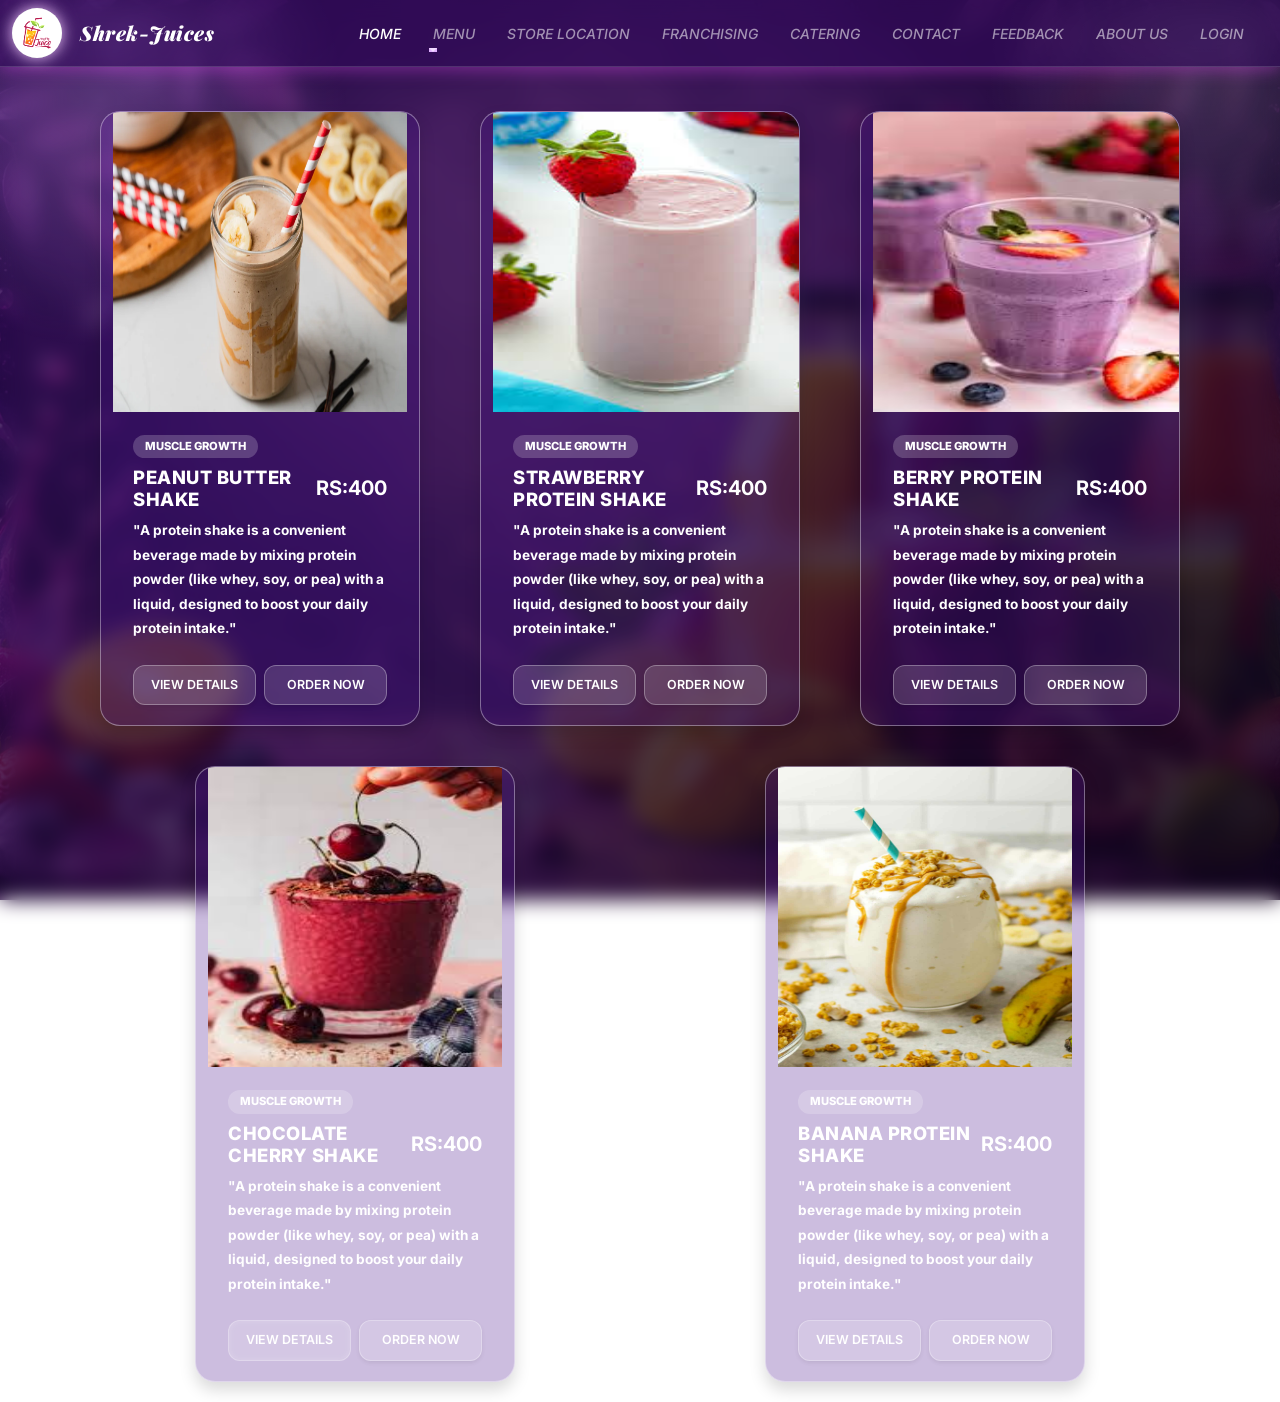
<file: protein-categ.html>
<!DOCTYPE html>
<html lang="en">

<head>
    <meta charset="UTF-8">
    <meta name="viewport" content="width=device-width, initial-scale=1.0">
    <title>Protein Category</title>

    <link rel="shortcut icon" href="material/shrek-juice.jpg" type="image/x-icon">

    <!-- Bootstrap 5 CSS CDN Link -->
    <link href="https://cdn.jsdelivr.net/npm/bootstrap@5.3.3/dist/css/bootstrap.min.css" rel="stylesheet">
    
    <!-- Google Font Link (For Luckiest Guy Font) -->
    <link href="https://fonts.googleapis.com/css2?family=Luckiest+Guy&display=swap" rel="stylesheet">
    <link href="https://fonts.googleapis.com/css2?family=Playfair+Display:ital,wght@0,700;0,900;1,700&family=Inter:wght@500&display=swap" rel="stylesheet">
    
    <!-- External Custom CSS Link -->
    <link rel="stylesheet" href="style.css">
</head>

<body>
    <!--Navbar-->
    <nav class="navbar navbar-expand-lg navbar-dark bg-dark sticky-top">
        <div class="container-fluid">
            <img class="logo" src="material/shrek-juice.jpg" alt="Logo_juice">
            <a class="navbar-brand" href="index.html"> Shrek-Juices</a>
            <button class="navbar-toggler" type="button" data-bs-toggle="collapse"
                data-bs-target="#navbarNav" aria-controls="navbarNav" aria-expanded="false">
                <span class="navbar-toggler-icon"></span>
            </button>
            <div class="collapse navbar-collapse" id="navbarNav">
                <ul class="navbar-nav ms-auto mb-2 mb-lg-0 text-uppercase small">
                    <li class="nav-item">
                        <a class="nav-link active" aria-current="page" href="index.html">Home</a>
                    </li>

                    <li class="nav-item dropdown">
                        <a class="nav-link dropdown-toggle" href="#" role="button" data-bs-toggle="dropdown" aria-expanded="false">
                            Menu
                        </a>
                        <ul class="dropdown-menu">
                            <li><a class="dropdown-item" href="fruit-categ.html">Fruit juices</a></li>
                            <li><a class="dropdown-item" href="vege-categ.html">Vegetable juices</a></li>
                            <li><a class="dropdown-item" href="smoothie-categ.html">Smoothies</a></li>
                            <li><a class="dropdown-item" href="protein-categ.html">Protein Shakes</a></li>
                            <li><a class="dropdown-item" href="winter.html">Winter Menu</a></li>
                            <li><a class="dropdown-item" href="chocolate-categ.html">Chocolate juices</a></li>
                            <li><a class="dropdown-item" href="mocktails-categ.html">Mocktails</a></li>
                        </ul>
                    </li>
                    <li class="nav-item">
                        <!-- Connecting directly to the Location section below -->
                        <a class="nav-link" href="index.html#Store-Location">Store Location</a>
                    </li>
                    <li class="nav-item">
                        <a class="nav-link" href="catering-franchising.html">Franchising</a>
                    </li>
                    <li class="nav-item">
                        <a class="nav-link" href="catering-franchising.html">Catering</a>
                    </li>
                    <li class="nav-item">
                        <a class="nav-link" href="index.html#location-section">Contact</a>
                    </li>
                    <li class="nav-item">
                        <a class="nav-link" href="index.html#location-section">Feedback</a>
                    </li>
                    <li class="nav-item">
                        <!-- Connecting directly to About Us page -->
                        <a class="nav-link" href="About-us.html">About us</a>
                    </li>

                    <li class="nav-item">
                        <a class="nav-link" href="login.html">Login</a>
                    </li>
                </ul>
            </div>
        </div>
    </nav>

    <!-- card-1 -->
    <div class="container mt-4">
        <div class="row" id="protein-shake">

            <div class="card shadow border-0"
                style="width: 20rem; border-radius: 16px; overflow: hidden; margin: 20px auto;">

                <img src="material/peanut-butter-protein-shake-recipe-6.webp" alt="juice" height="300">

                <div class="card-body">
                    <span class="badge bg-success-subtle text-success mb-2 fw-bold">Muscle Growth</span>

                    <div class="d-flex justify-content-between align-items-center mb-2">
                        <h5 class="card-title fw-bold m-0" style="color: #ffffff;">Peanut Butter Shake</h5>
                        <span class="fw-bold fs-5 text-success">RS:400</span>
                    </div>

                    <p class="card-text ">
                        "A protein shake is a convenient beverage made by mixing protein powder (like whey, soy, or pea) with a liquid, designed to boost your daily protein intake."</p>

                    <div class="d-flex gap-2 mt-4">
                        <button class="btn w-50 fw-semibold text-white shadow-sm" data-bs-toggle="modal"
                            data-bs-target="#orangeModal" style="background-color:#b33db8; border:none;">
                            View Details
                        </button>
                        <button class="btn btn-primary w-50 fw-semibold shadow-sm"
                            style="background-color: #b33db8; border: none;" data-bs-toggle="modal"
                            data-bs-target="#buyorangeModal">
                            Order Now
                        </button>
                    </div>
                </div>
            </div>
            <!-- Modal -->

            <div class="modal fade" id="orangeModal" tabindex="-1" aria-labelledby="juiceModalLabel" aria-hidden="true">
                <div class="modal-dialog ">
                    <div class="modal-content border-0 shadow-lg"
                        style="background:linear-gradient(135deg,#E6E6FA,#771177); border-radius:30px;">

                        <div class="modal-content border-0 shadow-lg"
                            style="background-color:#e046e0; border-radius:30px;">

                            <div class="modal-header border-0">
                                <h5 class="modal-title fw-bold text-dark" id="juiceModalLabel">
                                    Selling Juice Recipe & Info
                                </h5>

                                <button type="button" class="btn-close" data-bs-dismiss="modal"></button>
                            </div>

                            <div class="modal-body text-center">

                                <img src="material/peanut-butter-protein-shake-recipe-6.webp" alt="Orange Juice"
                                    class="rounded mb-3 d-block mx-auto"
                                    style="width:150px; height:150px; object-fit:cover;">

                                <p class="text-muted" text-white>A peanut butter protein shake is a rich, creamy, and satisfying beverage that blends peanut butter with milk and protein powder to support muscle repair and keep you feeling full.</p>

                            </div>
                            <h6 class="fw-bold text-white mt-4 mb-2 "><i class="bi bi-patch-check-fill text-success"></i>
                                Key
                                Ingredients:</h6>
                            <ul  class="text-white">
                                <li> Fresh orange Juice</li>
                                <li> Organic Sweet Agave Nectar</li>
                                <li> Hand-picked Crushed Mint Leaves</li>
                                <li> Pure Sea Salt Minerals for Electrolytes</li>
                            </ul>
                        </div>



                        <!-- footer -->
                        <div class=" modal-footer border-0 pt-0">
                            <button type="button" class="btn btn-secondary fw-semibold btn-sm"
                                data-bs-dismiss="modal">Close</button>

                        </div>

                    </div>
                </div>

            </div>
            <!-- modal for order -->
            <div class="modal fade" id="buyorangeModal" tabindex="-1">
                <div class="modal-dialog">
                    <div class="modal-content">

                        <div class="modal-header">
                            <h5 class="modal-title">Order peanut butter shake</h5>
                            <button type="button" class="btn-close" data-bs-dismiss="modal"></button>
                        </div>

                        <div class="modal-body">


                            <input type="text" id="juice" class="form-control mb-3" placeholder="Enter Your Name">

                            <input type="tel" id="phone" class="form-control mb-3" placeholder="Phone Number">

                            <input type="text" id="address" class="form-control mb-3" placeholder="Delivery Address">

                            <button class="btn btn-success w-100" onclick="confirmOrder()">
                                Confirm Order
                            </button>

                        </div>

                    </div>
                </div>
            </div>

            <!-- card-2 -->



            <div class="card shadow border-0"
                style="width: 20rem; border-radius: 16px; overflow: hidden; margin: 20px auto;">

                <img src="material/strawberry shakeimages.jpg " alt="juice" height="300" width="350">

                <div class="card-body p-4">
                    <span class="badge bg-success-subtle text-success mb-2 fw-bold">Muscle Growth</span>

                    <div class="d-flex justify-content-between align-items-center mb-2">
                        <h5 class="card-title fw-bold m-0" style="color: #f8f8f8;"> strawberry protein shake</h5>
                        <span class="fw-bold fs-5 text-success">RS:400</span>
                    </div>

                    <p class="card-text text-medium font-weight-bold">
                        "A protein shake is a convenient beverage made by mixing protein powder (like whey, soy, or pea) with a liquid, designed to boost your daily protein intake."</p>

                    <div class="d-flex gap-2 mt-4">
                        <button class="btn btn- w-50 fw-semibold text-white shadow-sm" data-bs-toggle="modal"
                            data-bs-target="#appleModal" style="background-color: #b33db8; ">
                            View Details
                        </button>
                        <button class="btn btn-primary w-50 fw-semibold shadow-sm"
                            style="background-color: #b33db8; border: none;" data-bs-toggle="modal"
                            data-bs-target="#buyappleModal">
                            Order Now
                        </button>
                    </div>
                </div>
            </div>
            <!-- modal -->

            <div class="modal fade" id="appleModal" tabindex="-1" aria-labelledby="juiceModalLabel" aria-hidden="true">
                <div class="modal-dialog ">
                    <div class="modal-content border-0 shadow-lg" style="border-radius: 20px;">

                        <div class="modal-header border-0 pb-0">
                            <h5 class="modal-title fw-bold text-dark" id="juiceModalLabel">Selling Juice Recipe
                                & Info
                            </h5>
                            <button type="button" class="btn-close" data-bs-dismiss="modal" aria-label="Close"></button>
                        </div>

                        <div class="modal-body py-3">
                            <img src="material/strawberry shakeimages.jpg" alt="Apple Juice"
                                class="img-fluid rounded d-block mx-auto mb-3"
                                style="width:150px; height:150px; object-fit:cover;">
                            <p class="text-muted">This creamy, guilt-free Strawberry Protein Shake blends fresh or frozen strawberries with milk, Greek yogurt, and protein powder for a delicious post-workout treat.</p>

                            <h6 class="fw-bold text-white mt-4 mb-2"><i class="bi bi-patch-check-fill text-success"></i>
                                Key
                                Ingredients:</h6>
                            <ul class="text-white">
                                <li>
                                    Fresh Lime Juice & Zest</li>
                                <li> Organic Sweet Agave Nectar</li>
                                <li> Hand-picked Crushed Mint Leaves</li>
                                <li> Pure Sea Salt Minerals for Electrolytes</li>
                            </ul>
                        </div>

                        <div class=" modal-footer border-0 pt-0">
                            <button type="button" class="btn btn-secondary fw-semibold btn-sm"
                                data-bs-dismiss="modal">Close</button>
                           
                        </div>

                    </div>
                </div>
            </div>

            <!-- modal for order -->
            <div class="modal fade" id="buyappleModal" tabindex="-1">
                <div class="modal-dialog">
                    <div class="modal-content">

                        <div class="modal-header">
                            <h5 class="modal-title">Order strawberry protien shake</h5>
                            <button type="button" class="btn-close" data-bs-dismiss="modal"></button>
                        </div>

                        <div class="modal-body">

                            <input type="text" id="juice" class="form-control mb-3" placeholder="Enter Your Name">

                            <input type="tel" id="phone" class="form-control mb-3" placeholder="Phone Number">

                            <input type="text" id="address" class="form-control mb-3" placeholder="Delivery Address">

                            <button class="btn btn-success w-100" onclick="confirmOrder()">
                                Confirm Order
                            </button>

                        </div>

                    </div>
                </div>
            </div>





            <!-- card-3-->



            <div class="card shadow border-0"
                style="width: 20rem; border-radius: 16px; overflow: hidden; margin: 20px auto;">

                <img src="material/berry shake.jpg" alt="juice" height="300" width="350">

                <div class="card-body p-4">
                    <span class="badge bg-success-subtle text-success mb-2 fw-bold">Muscle Growth</span>

                    <div class="d-flex justify-content-between align-items-center mb-2">
                        <h5 class="card-title fw-bold m-0" style="color: #f8f8f8;">Berry Protein Shake</h5>
                        <span class="fw-bold fs-5 text-success">RS:400</span>
                    </div>

                    <p class="card-text ">
                        "A protein shake is a convenient beverage made by mixing protein powder (like whey, soy, or pea) with a liquid, designed to boost your daily protein intake."</p>

                    <div class="d-flex gap-2 mt-4">
                        <button class="btn btn- w-50 fw-semibold text-white  shadow-sm" data-bs-toggle="modal"
                            data-bs-target="#pomegranateModal" style="background-color: #b33db8; ">
                            View Details
                        </button>
                        <button class="btn btn-primary w-50 fw-semibold shadow-sm"
                            style="background-color: #b33db8; border: none;" data-bs-toggle="modal"
                            data-bs-target="#buypomegranateModal">
                            Order Now
                        </button>
                    </div>
                </div>
            </div>
            <!-- modal -->

            <div class="modal fade" id="pomegranateModal" tabindex="-1" aria-labelledby="juiceModalLabel"
                aria-hidden="true">
                <div class="modal-dialog ">
                    <div class="modal-content border-0 shadow-lg" style="border-radius: 20px;">

                        <div class="modal-header border-0 pb-0">
                            <h5 class="modal-title fw-bold text-dark" id="juiceModalLabel">Selling Juice Recipe &
                                Info</h5>
                            <button type="button" class="btn-close" data-bs-dismiss="modal" aria-label="Close"></button>
                        </div>

                        <div class="modal-body py-3">
                            <img src="material/berry shake.jpg" alt="Pomegranate Juice"
                                class="img-fluid rounded d-block mx-auto mb-3"
                                style="width:150px; height:150px; object-fit:cover;">
                            <p class="text-muted">A berry protein shake is a quick, refreshing, and nutrient-dense beverage that blends antioxidant-rich fruit with a protein source, making it an ideal post-workout recovery drink or healthy breakfast on the go.</p>

                            <h6 class="fw-bold text-white mt-4 mb-2"><i class="bi bi-patch-check-fill text-success"></i>
                                Key
                                Ingredients:</h6>
                            <ul class="text-white">
                                <li>Fresh Lime Juice & Zest</li>
                                <li>Organic Sweet Agave Nectar</li>
                                <li>Hand-picked Crushed Mint Leaves</li>
                                <li>Pure Sea Salt Minerals for Electrolytes
                                </li>
                            </ul>
                        </div>

                        <div class="modal-footer border-0 pt-0">
                            <button type="button" class="btn btn-secondary fw-semibold btn-sm"
                                data-bs-dismiss="modal">Close</button>
                           
                        </div>

                    </div>
                </div>
            </div>

            <!-- modal for order -->
            <div class="modal fade" id="buypomegranateModal" tabindex="-1">
                <div class="modal-dialog">
                    <div class="modal-content">

                        <div class="modal-header">
                            <h5 class="modal-title">Order berry protien shake</h5>
                            <button type="button" class="btn-close" data-bs-dismiss="modal"></button>
                        </div>

                        <div class="modal-body">

                            <input type="text" id="juice" class="form-control mb-3" placeholder="Enter Your Name">

                            <input type="tel" id="phone" class="form-control mb-3" placeholder="Phone Number">

                            <input type="text" id="address" class="form-control mb-3" placeholder="Delivery Address">

                            <button class="btn btn-success w-100" onclick="confirmOrder()">
                                Confirm Order
                            </button>

                        </div>

                    </div>
                </div>
            </div>


            <!-- card-4 -->

            <div class="card shadow border-0"
                style="width: 20rem; border-radius: 16px; overflow: hidden; margin: 20px auto;">

                <img src="material/chocolate cherry shake.jpg" alt="juice" height="300">

                <div class="card-body p-4">
                    <span class="badge bg-success-subtle text-success mb-2 fw-bold">Muscle Growth</span>

                    <div class="d-flex justify-content-between align-items-center mb-2">
                        <h5 class="card-title fw-bold m-0" style="color: #f8f8f8;">Chocolate Cherry Shake</h5>
                        <span class="fw-bold fs-5 text-success">RS:400</span>
                    </div>

                    <p class="card-text ">"A protein shake is a convenient beverage made by mixing protein powder (like whey, soy, or pea) with a liquid, designed to boost your daily protein intake."</p>

                    <div class="d-flex gap-2 mt-4">
                        <button class="btn btn- w-50 fw-semibold text-white  " data-bs-toggle="modal"
                            data-bs-target="#mangoModal" style="background-color: #b33db8; ">
                            View Details
                        </button>
                        <button class="btn btn-primary w-50 fw-semibold shadow-sm"
                            style="background-color: #b33db8; border: none;" data-bs-toggle="modal"
                            data-bs-target="#buymangoModal">
                            Order Now
                        </button>
                    </div>
                </div>
            </div>

            <!-- modal -->
            <div class="modal fade" id="mangoModal" tabindex="-1" aria-labelledby="juiceModalLabel" aria-hidden="true">
                <div class="modal-dialog ">
                    <div class="modal-content border-0 shadow-lg" style="border-radius: 20px;">

                        <div class="modal-header border-0 pb-0">
                            <h5 class="modal-title fw-bold text-dark" id="juiceModalLabel">Selling Juice Recipe & Info
                            </h5>
                            <button type="button" class="btn-close" data-bs-dismiss="modal" aria-label="Close"></button>
                        </div>

                        <div class="modal-body py-3">
                            <img src="material/chocolate cherry shake.jpg" alt="Pomegranate Juice"
                                class="img-fluid rounded d-block mx-auto mb-3"
                                style="width:150px; height:150px; object-fit:cover;">
                            <p class="text-muted">A chocolate cherry protein shake is a rich, creamy, and antioxidant-packed blend—combining chocolate protein (or cocoa powder) with sweet frozen cherries and milk—that serves as a delicious post-workout refuel or satisfying meal replacement.</p>

                            <h6 class="fw-bold text-white mt-4 mb-2"><i class="bi bi-patch-check-fill text-success"></i>
                                Key
                                Ingredients:</h6>
                            <ul class="text-white">
                                <li>Fresh Lime Juice & Zest</li>
                                <li>Organic Sweet Agave Nectar</li>
                                <li>Hand-picked Crushed Mint Leaves</li>
                                <li>Pure Sea Salt Minerals for Electrolytes</li>
                            </ul>
                        </div>

                        <div class="modal-footer border-0 pt-0">
                            <button type="button" class="btn btn-secondary fw-semibold btn-sm"
                                data-bs-dismiss="modal">Close</button>
                        </div>

                    </div>
                </div>
            </div>

            <!-- modal for order -->
            <div class="modal fade" id="buymangoModal" tabindex="-1">
                <div class="modal-dialog">
                    <div class="modal-content">

                        <div class="modal-header">
                            <h5 class="modal-title">Order chocolate cherry protien shake </h5>
                            <button type="button" class="btn-close" data-bs-dismiss="modal"></button>
                        </div>

                        <div class="modal-body">

                            <input type="text" id="juice" class="form-control mb-3" placeholder="Enter Your Name">

                            <input type="tel" id="phone" class="form-control mb-3" placeholder="Phone Number">

                            <input type="text" id="address" class="form-control mb-3" placeholder="Delivery Address">

                            <button class="btn btn-success w-100" onclick="confirmOrder()">
                                Confirm Order
                            </button>

                        </div>

                    </div>
                </div>
            </div>


            <!-- card -5  -->



            <div class="card shadow border-0"
                style="width: 20rem; border-radius: 16px; overflow: hidden; margin: 20px auto;">

                <img src="material/banana shake.jpg " alt="juice" height="300">

                <div class="card-body p-4">
                    <span class="badge bg-success-subtle text-success mb-2 fw-bold">Muscle Growth</span>

                    <div class="d-flex justify-content-between align-items-center mb-2">
                        <h5 class="card-title fw-bold m-0" style="color: #f8f8f8;">Banana Protein Shake</h5>
                        <span class="fw-bold fs-5 text-success">RS:400</span>
                    </div>

                    <p class="card-text ">
                        "A protein shake is a convenient beverage made by mixing protein powder (like whey, soy, or pea) with a liquid, designed to boost your daily protein intake."</p>

                    <div class="d-flex gap-2 mt-4">
                        <button class="btn btn- w-50 fw-semibold  text-white shadow-sm" data-bs-toggle="modal"
                            data-bs-target="#kiviModal" style="background-color: #b33db8; color: white; ">
                            View Details
                        </button>
                        <button class="btn btn-primary w-50 fw-semibold shadow-sm"
                            style="background-color: #b33db8; border: none;" data-bs-toggle="modal"
                            data-bs-target="#buykiviModal">
                            Order Now
                        </button>
                    </div>
                </div>
            </div>

            <!-- modal -->
            <div class="modal fade" id="kiviModal" tabindex="-1" aria-labelledby="juiceModalLabel" aria-hidden="true">
                <div class="modal-dialog ">
                    <div class="modal-content border-0 shadow-lg" style="border-radius: 20px;">

                        <div class="modal-header border-0 pb-0">
                            <h5 class="modal-title fw-bold text-dark" id="juiceModalLabel">Selling Juice Recipe &
                                Info</h5>
                            <button type="button" class="btn-close" data-bs-dismiss="modal" aria-label="Close"></button>
                        </div>

                        <div class="modal-body">
                            <img src="material/banana shake.jpg" alt="kivi Juice"
                                class="img-fluid rounded d-block mx-auto mb-3"
                                style="width:150px; height:150px; object-fit:cover;">
                            <p class="text-white">A banana protein shake is a rich, creamy, and nutritious blend of bananas, milk, and protein powder that provides the perfect balance of carbohydrates and muscle-building protein.</p>

                            <h6 class="fw-bold text-white mt-4 mb-2"><i class="bi bi-patch-check-fill text-success"></i>
                                Key
                                Ingredients:</h6>
                            <ul class="text-white">
                                <li>Fresh Lime Juice & Zest</li>
                                <li>Organic Sweet Agave Nectar</li>
                                <li>Hand-picked Crushed Mint Leaves</li>
                                <li>Pure Sea Salt Minerals for Electrolytes</li>
                            </ul>
                        </div>

                        <div class="modal-footer">
                            <button type="button" class="btn btn-secondary fw-semibold btn-sm"
                                data-bs-dismiss="modal">Close</button>
                        </div>

                    </div>
                </div>
            </div>
            <!-- modal for order -->
            <div class="modal fade" id="buykiviModal" tabindex="-1">
                <div class="modal-dialog">
                    <div class="modal-content">

                        <div class="modal-header">
                            <h5 class="modal-title">Order banana protien shake</h5>
                            <button type="button" class="btn-close" data-bs-dismiss="modal"></button>
                        </div>

                        <div class="modal-body">

                            <input type="text" id="juice" class="form-control mb-3" placeholder="Enter Your Name">

                            <input type="tel" id="phone" class="form-control mb-3" placeholder="Phone Number">

                            <input type="text" id="address" class="form-control mb-3" placeholder="Delivery Address">

                            <button class="btn btn-success w-100" onclick="confirmOrder()">
                                Confirm Order
                            </button>

                        </div>

                    </div>
                </div>
            </div>











           <script src="https://cdn.jsdelivr.net/npm/bootstrap@5.3.8/dist/js/bootstrap.bundle.min.js"></script>
            <script src="script.js"></script>
        </div>
    </div>
   
</body>

</html>
</file>
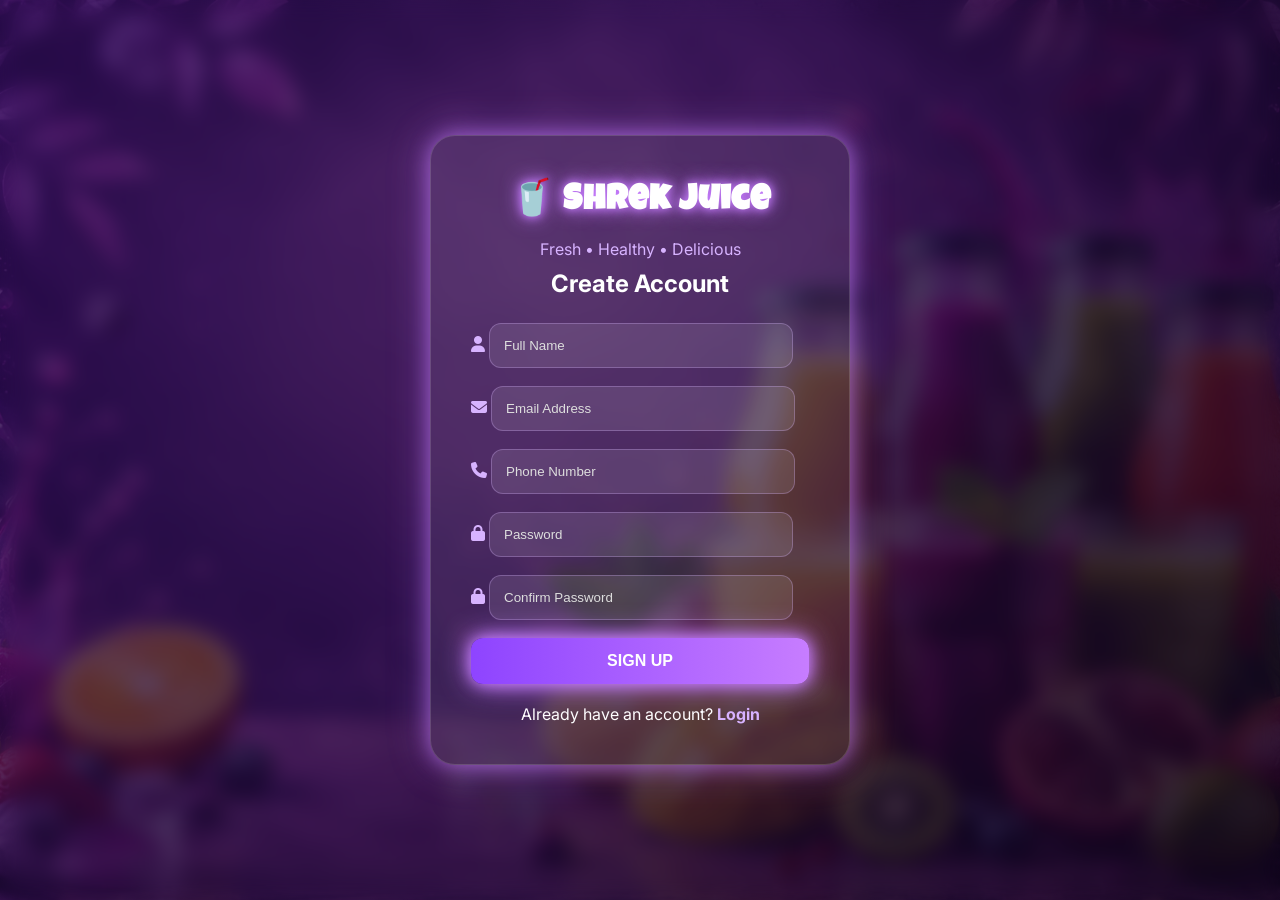
<file: sign-up.html>
<!DOCTYPE html>
<html lang="en">

<head>
    <meta charset="UTF-8">
    <meta name="viewport" content="width=device-width, initial-scale=1.0">
    <title>Shrek Juice - Sign Up</title>

    <!-- CSS  -->
    <link rel="stylesheet" href="style.css">

    <!-- font awesome icon cdn  -->
    <link href="https://cdnjs.cloudflare.com/ajax/libs/font-awesome/6.5.1/css/all.min.css" rel="stylesheet">
</head>

<body class="sign-up-body">


    <div class="signup-container">

        <div class="logo-section">
            <h1>🥤 Shrek Juice</h1>
            <p>Fresh • Healthy • Delicious</p>
        </div>

        <form class="signup-form" action="login.html">

            <h2>Create Account</h2>

            <div class="input-box">
                <i class="fas fa-user"></i>
                <input type="text" placeholder="Full Name" required>
            </div>

            <div class="input-box">
                <i class="fas fa-envelope"></i>
                <input type="email" placeholder="Email Address" required>
            </div>

            <div class="input-box">
                <i class="fas fa-phone"></i>
                <input type="tel" placeholder="Phone Number" required>
            </div>

            <div class="input-box">
                <i class="fas fa-lock"></i>
                <input type="password" placeholder="Password" required id="pw">
            </div>

            <div class="input-box">
                <i class="fas fa-lock"></i>
                <input type="password" placeholder="Confirm Password" required id="cpw">
            </div>

            <button type="submit" class="signup-btn" onclick="checkPassword()">
                Sign Up
            </button>

            <p class="login-link">
                Already have an account?
                <a href="login.html">Login</a>
            </p>

        </form>

    </div>

    <script>

        function checkPassword() {
            let pass = document.getElementById("pw").value;
            let Cpass = document.getElementById("cpw").value;

            if (pass == Cpass) {
                // window.location.href = "login.html";
                return true;
            }
            else {
                alert("password & Confirmed password not Match");
            }
        }
    </script>

</body>

</html>
</file>
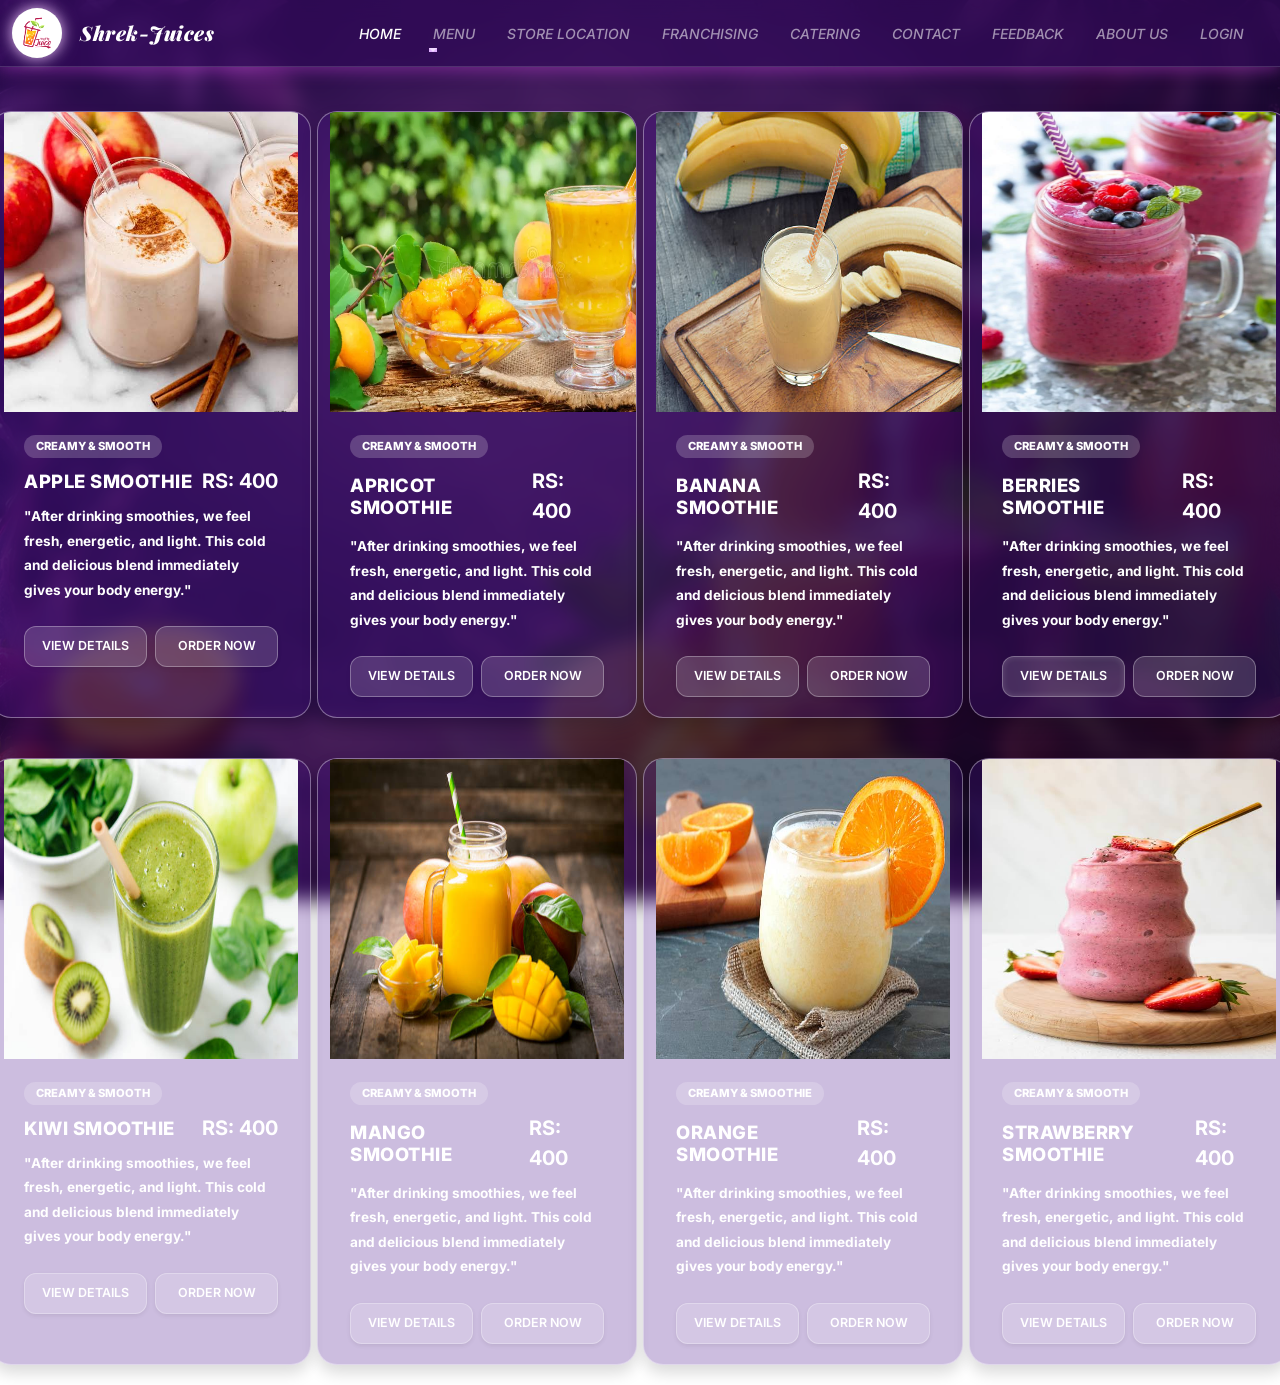
<file: smoothie-categ.html>
<!DOCTYPE html>
<html lang="en">

<head>
    <meta charset="UTF-8">
    <meta name="viewport" content="width=device-width, initial-scale=1.0">
    <title>Smoothie Category</title>
    
    <link rel="shortcut icon" href="material/shrek-juice.jpg" type="image/x-icon">

    <!-- Bootstrap 5 CSS CDN Link -->
    <link href="https://cdn.jsdelivr.net/npm/bootstrap@5.3.3/dist/css/bootstrap.min.css" rel="stylesheet">
    
    <!-- Google Font Link (For Luckiest Guy Font) -->
    <link href="https://fonts.googleapis.com/css2?family=Luckiest+Guy&display=swap" rel="stylesheet">
    <link href="https://fonts.googleapis.com/css2?family=Playfair+Display:ital,wght@0,700;0,900;1,700&family=Inter:wght@500&display=swap" rel="stylesheet">
    
    <!-- External Custom CSS Link -->
    <link rel="stylesheet" href="style.css">
</head>

<body>
    <!--Navbar-->
    <nav class="navbar navbar-expand-lg navbar-dark bg-dark sticky-top">
        <div class="container-fluid">
            <img class="logo" src="material/shrek-juice.jpg" alt="Logo_juice">
            <a class="navbar-brand" href="index.html"> Shrek-Juices</a>
            <button class="navbar-toggler" type="button" data-bs-toggle="collapse"
                data-bs-target="#navbarNav" aria-controls="navbarNav" aria-expanded="false">
                <span class="navbar-toggler-icon"></span>
            </button>
            <div class="collapse navbar-collapse" id="navbarNav">
                <ul class="navbar-nav ms-auto mb-2 mb-lg-0 text-uppercase small">
                    <li class="nav-item">
                        <a class="nav-link active" aria-current="page" href="index.html">Home</a>
                    </li>

                    <li class="nav-item dropdown">
                        <a class="nav-link dropdown-toggle" href="#" role="button" data-bs-toggle="dropdown" aria-expanded="false">
                            Menu
                        </a>
                        <ul class="dropdown-menu">
                            <li><a class="dropdown-item" href="fruit-categ.html">Fruit juices</a></li>
                            <li><a class="dropdown-item" href="vege-categ.html">Vegetable juices</a></li>
                            <li><a class="dropdown-item" href="smoothie-categ.html">Smoothies</a></li>
                            <li><a class="dropdown-item" href="protein-categ.html">Protein Shakes</a></li>
                            <li><a class="dropdown-item" href="winter.html">Winter Menu</a></li>
                            <li><a class="dropdown-item" href="chocolate-categ.html">Chocolate juices</a></li>
                            <li><a class="dropdown-item" href="mocktails-categ.html">Mocktails</a></li>
                        </ul>
                    </li>
                    <li class="nav-item">
                        <!-- Connecting directly to the Location section below -->
                        <a class="nav-link" href="index.html#Store-Location">Store Location</a>
                    </li>
                    <li class="nav-item">
                        <a class="nav-link" href="catering-franchising.html">Franchising</a>
                    </li>
                    <li class="nav-item">
                        <a class="nav-link" href="catering-franchising.html">Catering</a>
                    </li>
                    <li class="nav-item">
                        <a class="nav-link" href="index.html#location-section">Contact</a>
                    </li>
                    <li class="nav-item">
                        <a class="nav-link" href="index.html#location-section">Feedback</a>
                    </li>
                    <li class="nav-item">
                        <!-- Connecting directly to About Us page -->
                        <a class="nav-link" href="About-us.html">About us</a>
                    </li>

                    <li class="nav-item">
                        <a class="nav-link" href="login.html">Login</a>
                    </li>
                </ul>
            </div>
        </div>
    </nav>


    <!-- card-1 Apple Smoothie -->
    <div class="containe mt-4">
        <div class="row" id="smoothies">

            <div class="card shadow border-0"
                style="width: 20rem; border-radius: 16px; overflow: hidden; margin: 20px auto;">

                <img src="material/APPLE SMOOTHIES IMAGE.jpg" alt="Smoothie" height="300">

                <div class="card-body">
                    <span class="badge bg-success-subtle text-success mb-2 fw-bold">Creamy & Smooth</span>

                    <div class="d-flex justify-content-between align-items-center mb-2">
                        <h5 class="card-title fw-bold m-0" style="color: #ffffff;">Apple Smoothie</h5>
                        <span class="fw-bold fs-5 text-success bg-success-subtle">RS: 400</span>
                    </div>

                    <p class="card-text ">"After drinking smoothies, we feel fresh, energetic, and light. This cold and delicious blend immediately gives your body energy."</p>

                    <div class="d-flex gap-2 mt-4">
                        <button class="btn w-50 fw-semibold text-white shadow-sm" data-bs-toggle="modal"
                            data-bs-target="#orangeModal" style="background-color:#b33db8; border:none;">
                            View Details
                        </button>
                        <button class="btn btn-primary w-50 fw-semibold shadow-sm"
                            style="background-color: #b33db8; border: none;" data-bs-toggle="modal"
                            data-bs-target="#buyorangeModal">
                            Order Now
                        </button>
                    </div>
                </div>
            </div>
            <!-- Modal -->

            <div class="modal fade" id="orangeModal" tabindex="-1" aria-labelledby="juiceModalLabel" aria-hidden="true">
                <div class="modal-dialog ">
                    <div class="modal-content border-0 shadow-lg"
                        style="background:linear-gradient(135deg,#E6E6FA,#771177); border-radius:30px;">

                        <div class="modal-content border-0 shadow-lg"
                            style="background-color:#E6E6FA; border-radius:30px;">

                            <div class="modal-header border-0">
                                <h5 class="modal-title fw-bold text-dark" id="juiceModalLabel">
                                    Selling Smoothie Recipe & Info
                                </h5>

                                <button type="button" class="btn-close" data-bs-dismiss="modal"></button>
                            </div>

                            <div class="modal-body text-center">

                                <img src="material/APPLE SMOOTHIES IMAGE.jpg" alt="Apple Smoothie"
                                    class="rounded mb-3 d-block mx-auto"
                                    style="width:150px; height:150px; object-fit:cover;">

                                <p class="text-muted">
                               An apple smoothie is a refreshing, fiber-rich beverage typically made by blending fresh apples with milk.
                                </p>

                            </div>
                            <h6 class="fw-bold text-white mt-4 mb-2 "><i class="bi bi-patch-check-fill text-success"></i>
                                Key
                                Ingredients:</h6>
                            <ul class="text-white">
                                <li>Fresh Apple Smoothie
                                </li>
                                <li> Organic Sweet Agave Nectar</li>
                                <li>Hand-picked Crushed Mint Leaves</li>
                                <li>Pure Sea Salt Minerals for Electrolytes</li>
                            </ul>
                        </div>


                        <!-- footer -->
                        <div class=" modal-footer border-0 pt-0">
                            <button type="button" class="btn btn-secondary fw-semibold btn-sm"
                                data-bs-dismiss="modal">Close</button>

                        </div>

                    </div>
                </div>

            </div>
            <!-- modal for order -->
            <div class="modal fade" id="buyorangeModal" tabindex="-1">
                <div class="modal-dialog">
                    <div class="modal-content">

                        <div class="modal-header">
                            <h5 class="modal-title">Order Apple Smoothie</h5>
                            <button type="button" class="btn-close" data-bs-dismiss="modal"></button>
                        </div>

                        <div class="modal-body">
                            <input type="text" id="juice" class="form-control mb-3" placeholder="Enter Your Name">

                            <input type="tel" id="phone" class="form-control mb-3" placeholder="Phone Number">

                            <input type="text" id="address" class="form-control mb-3" placeholder="Delivery Address">

                            <button class="btn btn-success w-100" onclick="confirmOrder()">
                                Confirm Order
                            </button>

                        </div>

                    </div>
                </div>
            </div>

            <!-- card-2 Apricot Smoothie -->
            <div class="card shadow border-0"
                style="width: 20rem; border-radius: 16px; overflow: hidden; margin: 20px auto;">

                <img src="material/boil-apricot-yellow-smoothie-57434360.webp" alt="" height="300" width="350">

                <div class="card-body p-4">
                    <span class="badge bg-success-subtle text-success mb-2 fw-bold">Creamy & Smooth</span>

                    <div class="d-flex justify-content-between align-items-center mb-2">
                        <h5 class="card-title fw-bold m-0" style="color: #f8f8f8;">Apricot Smoothie</h5>
                        <span class="fw-bold fs-5 text-success bg-success-subtle">RS: 400</span>
                    </div>

                    <p class="card-text text-medium font-weight-bold">"After drinking smoothies, we feel fresh, energetic, and light. This cold and delicious blend immediately gives your body energy."</p>

                    <div class="d-flex gap-2 mt-4">
                        <button class="btn btn- w-50 fw-semibold text-white shadow-sm" data-bs-toggle="modal"
                            data-bs-target="#appleModal" style="background-color: #b33db8; ">
                            View Details
                        </button>
                        <button class="btn btn-primary w-50 fw-semibold shadow-sm"
                            style="background-color: #b33db8; border: none;" data-bs-toggle="modal"
                            data-bs-target="#buyappleModal">
                            Order Now
                        </button>
                    </div>
                </div>
            </div>
            <!-- modal -->

            <div class="modal fade" id="appleModal" tabindex="-1" aria-labelledby="juiceModalLabel" aria-hidden="true">
                <div class="modal-dialog ">
                    <div class="modal-content border-0 shadow-lg" style="border-radius: 20px;">

                        <div class="modal-header border-0 pb-0">
                            <h5 class="modal-title fw-bold text-dark" id="juiceModalLabel">Selling Smoothie Recipe
                                & Info
                            </h5>
                            <button type="button" class="btn-close" data-bs-dismiss="modal" aria-label="Close"></button>
                        </div>

                        <div class="modal-body py-3">
                            <img src="material/boil-apricot-yellow-smoothie-57434360.webp" alt="Apricot Smoothie"
                                class="img-fluid rounded d-block mx-auto mb-3"
                                style="width:150px; height:150px; object-fit:cover;">
                            <p class="text-muted">An apricot smoothie is a creamy, vitamin-packed beverage made by blending fresh, frozen, or canned apricots with a liquid base like milk, yogurt often sweetened with honey.</p>

                            <h6 class="fw-bold text-white mt-4 mb-2"><i class="bi bi-patch-check-fill text-success"></i>
                                Key
                                Ingredients:</h6>
                            <ul class="text-white">
                                <li>
                                    Fresh Apricot Smoothie</li>
                                <li>Organic Sweet Agave
                                    Nectar</li>
                                <li> Hand-picked Crushed Mint
                                    Leaves
                                </li>
                                <li> Pure Sea Salt Minerals
                                    for
                                    Electrolytes
                                </li>
                            </ul>
                        </div>

                        <div class="modal-footer border-0 pt-0">
                            <button type="button" class="btn btn-secondary fw-semibold btn-sm"
                                data-bs-dismiss="modal">Close</button>
                            
                        </div>

                    </div>
                </div>
            </div>

            <!-- modal for order -->
            <div class="modal fade" id="buyappleModal" tabindex="-1">
                <div class="modal-dialog">
                    <div class="modal-content">

                        <div class="modal-header">
                            <h5 class="modal-title">Order Apricot Smoothie</h5>
                            <button type="button" class="btn-close" data-bs-dismiss="modal"></button>
                        </div>

                        <div class="modal-body">

                            <input type="text" id="juice" class="form-control mb-3" placeholder="Enter Your Name">

                            <input type="tel" id="phone" class="form-control mb-3" placeholder="Phone Number">

                            <input type="text" id="address" class="form-control mb-3" placeholder="Delivery Address">

                            <button class="btn btn-success w-100" onclick="confirmOrder()">
                                Confirm Order
                            </button>

                        </div>

                    </div>
                </div>
            </div>

            <!-- card-3 Banana Smoothie-->
            <div class="card shadow border-0"
                style="width: 20rem; border-radius: 16px; overflow: hidden; margin: 20px auto;">

                <img src="material/Banana iamge.jpg" alt="Banana smoothie" height="300" width="350">

                <div class="card-body p-4">
                    <span class="badge bg-success-subtle text-success mb-2 fw-bold">Creamy & Smooth</span>

                    <div class="d-flex justify-content-between align-items-center mb-2">
                        <h5 class="card-title fw-bold m-0" style="color: #f8f8f8;">Banana Smoothie</h5>
                        <span class="fw-bold fs-5 text-success bg-success-subtle">RS: 400</span>
                    </div>

                    <p class="card-text ">"After drinking smoothies, we feel fresh, energetic, and light. This cold and delicious blend immediately gives your body energy."</p>

                    <div class="d-flex gap-2 mt-4">
                        <button class="btn btn- w-50 fw-semibold text-white  shadow-sm" data-bs-toggle="modal"
                            data-bs-target="#pomegranateModal" style="background-color: #b33db8; ">
                            View Details
                        </button>
                        <button class="btn btn-primary w-50 fw-semibold shadow-sm"
                            style="background-color: #b33db8; border: none;" data-bs-toggle="modal"
                            data-bs-target="#buypomegranateModal">
                            Order Now
                        </button>
                    </div>
                </div>
            </div>
            <!-- modal -->

            <div class="modal fade" id="pomegranateModal" tabindex="-1" aria-labelledby="juiceModalLabel"
                aria-hidden="true">
                <div class="modal-dialog ">
                    <div class="modal-content border-0 shadow-lg" style="border-radius: 20px;">

                        <div class="modal-header border-0 pb-0">
                            <h5 class="modal-title fw-bold text-dark" id="juiceModalLabel">Selling Smoothie Recipe &
                                Info</h5>
                            <button type="button" class="btn-close" data-bs-dismiss="modal" aria-label="Close"></button>
                        </div>

                        <div class="modal-body py-3">
                            <img src="material/Banana iamge.jpg" alt="Banana Smoothie"
                                class="img-fluid rounded d-block mx-auto mb-3"
                                style="width:150px; height:150px; object-fit:cover;">
                            <p class="text-muted">A banana smoothie is a creamy, nutrient-rich beverage blended from ripe bananas and a liquid base like milk or yogurt, offering a quick source of potassium, dietary fiber, and natural energy.</p>

                            <h6 class="fw-bold text-white mt-4 mb-2"> Key
                                Ingredients:</h6>
                            <ul class="text-white">
                                <li> Fresh Banana Smoothie</li>
                                <li> Organic Sweet Agave Nectar
                                </li>
                                <li> Hand-picked Crushed Mint
                                    Leaves</li>
                                <li> Pure Sea Salt Minerals for
                                    Electrolytes
                                </li>
                            </ul>
                        </div>

                        <div class="modal-footer border-0 pt-0">
                            <button type="button" class="btn btn-secondary fw-semibold btn-sm"
                                data-bs-dismiss="modal">Close</button>
                        
                        </div>

                    </div>
                </div>
            </div>

            <!-- modal for order -->
            <div class="modal fade" id="buypomegranateModal" tabindex="-1">
                <div class="modal-dialog">
                    <div class="modal-content">

                        <div class="modal-header">
                            <h5 class="modal-title">Order Banana Smoothie</h5>
                            <button type="button" class="btn-close" data-bs-dismiss="modal"></button>
                        </div>

                        <div class="modal-body">

                            <input type="text" id="juice" class="form-control mb-3" placeholder="Enter Your Name">

                            <input type="tel" id="phone" class="form-control mb-3" placeholder="Phone Number">

                            <input type="text" id="address" class="form-control mb-3" placeholder="Delivery Address">

                            <button class="btn btn-success w-100" onclick="confirmOrder()">
                                Confirm Order
                            </button>

                        </div>

                    </div>
                </div>
            </div>


            <!-- card-4 Berries Smoothie-->

            <div class="card shadow border-0"
                style="width: 20rem; border-radius: 16px; overflow: hidden; margin: 20px auto;">

                <img src="material/mixed-berry-smoothie-2.jpg" alt="Smoothie" height="300">

                <div class="card-body p-4">
                    <span class="badge bg-success-subtle text-success mb-2 fw-bold">Creamy & Smooth</span>

                    <div class="d-flex justify-content-between align-items-center mb-2">
                        <h5 class="card-title fw-bold m-0" style="color: #f8f8f8;">Berries Smoothie</h5>
                        <span class="fw-bold fs-5 text-success bg-success-subtle">RS: 400</span>
                    </div>

                    <p class="card-text ">"After drinking smoothies, we feel fresh, energetic, and light. This cold and delicious blend immediately gives your body energy."</p>

                    <div class="d-flex gap-2 mt-4">
                        <button class="btn btn- w-50 fw-semibold text-white  " data-bs-toggle="modal"
                            data-bs-target="#mangoModal" style="background-color: #b33db8; ">
                            View Details
                        </button>
                        <button class="btn btn-primary w-50 fw-semibold shadow-sm"
                            style="background-color: #b33db8; border: none;" data-bs-toggle="modal"
                            data-bs-target="#buymangoModal">
                            Order Now
                        </button>
                    </div>
                </div>
            </div>

            <!-- modal -->
            <div class="modal fade" id="mangoModal" tabindex="-1" aria-labelledby="juiceModalLabel" aria-hidden="true">
                <div class="modal-dialog ">
                    <div class="modal-content border-0 shadow-lg" style="border-radius: 20px;">

                        <div class="modal-header border-0 pb-0">
                            <h5 class="modal-title fw-bold text-dark" id="juiceModalLabel">Selling Smoothie Recipe & Info
                            </h5>
                            <button type="button" class="btn-close" data-bs-dismiss="modal" aria-label="Close"></button>
                        </div>

                        <div class="modal-body py-3">
                            <img src="material/mixed-berry-smoothie-2.jpg" alt="Berries Smoothie"
                                class="img-fluid rounded d-block mx-auto mb-3"
                                style="width:150px; height:150px; object-fit:cover;">
                            <p class="text-muted">A berry smoothie is a vibrant, antioxidant-rich, and refreshing blended beverage typically made by combining frozen or fresh berries (like blueberries, and raspberries) with a liquid base like milk, juice, or yogurt to create a nutritious on-the-go snack or breakfast.</p>

                            <h6 class="fw-bold text-white mt-4 mb-2"><i class="bi bi-patch-check-fill text-success"></i>
                                Key
                                Ingredients:</h6>
                            <ul class="text-white">
                                <li> Fresh Berries Smoothies</li>
                                <li> Organic Sweet Agave Nectar</li>
                                <li> Hand-picked Crushed Mint Leaves</li>
                                <li> Pure Sea Salt Minerals for Electrolytes
                                </li>
                            </ul>
                        </div>

                        <div class="modal-footer border-0 pt-0">
                            <button type="button" class="btn btn-secondary fw-semibold btn-sm"
                                data-bs-dismiss="modal">Close</button>
                        
                            </button>
                        </div>

                    </div>
                </div>
            </div>

            <!-- modal for order -->
            <div class="modal fade" id="buymangoModal" tabindex="-1">
                <div class="modal-dialog">
                    <div class="modal-content">

                        <div class="modal-header">
                            <h5 class="modal-title">Order Berries Smoothie</h5>
                            <button type="button" class="btn-close" data-bs-dismiss="modal"></button>
                        </div>

                        <div class="modal-body">

                            <input type="text" id="juice" class="form-control mb-3" placeholder="Enter Your Name">

                            <input type="tel" id="phone" class="form-control mb-3" placeholder="Phone Number">

                            <input type="text" id="address" class="form-control mb-3" placeholder="Delivery Address">

                            <button class="btn btn-success w-100" onclick="confirmOrder()">
                                Confirm Order
                            </button>

                        </div>

                    </div>
                </div>
            </div>


            <!-- card-5 kiwi Smoothie -->
            <div class="card shadow border-0"
                style="width: 20rem; border-radius: 16px; overflow: hidden; margin: 20px auto;">

                <img src="material/Kiwi smoothie.jpg" alt="Smoothie" height="300">

                <div class="card-body p-4">
                    <span class="badge bg-success-subtle text-success mb-2 fw-bold">Creamy & Smooth</span>

                    <div class="d-flex justify-content-between align-items-center mb-2">
                        <h5 class="card-title fw-bold m-0" style="color: #f8f8f8;">Kiwi Smoothie</h5>
                        <span class="fw-bold fs-5 text-success bg-success-subtle">RS: 400</span>
                    </div>

                    <p class="card-text ">"After drinking smoothies, we feel fresh, energetic, and light. This cold and delicious blend immediately gives your body energy."</p>

                    <div class="d-flex gap-2 mt-4">
                        <button class="btn btn- w-50 fw-semibold  text-white shadow-sm" data-bs-toggle="modal"
                            data-bs-target="#kiviModal" style="background-color: #b33db8; color: white; ">
                            View Details
                        </button>
                        <button class="btn btn-primary w-50 fw-semibold shadow-sm"
                            style="background-color: #b33db8; border: none;" data-bs-toggle="modal"
                            data-bs-target="#buykiviModal">
                            Order Now
                        </button>
                    </div>
                </div>
            </div>

            <!-- modal -->
            <div class="modal fade" id="kiviModal" tabindex="-1" aria-labelledby="juiceModalLabel" aria-hidden="true">
                <div class="modal-dialog ">
                    <div class="modal-content border-0 shadow-lg" style="border-radius: 20px;">

                        <div class="modal-header border-0 pb-0">
                            <h5 class="modal-title fw-bold text-dark" id="juiceModalLabel">Selling Smoothie Recipe &
                                Info</h5>
                            <button type="button" class="btn-close" data-bs-dismiss="modal" aria-label="Close"></button>
                        </div>

                        <div class="modal-body">
                            <img src="material/Kiwi smoothie.jpg" alt="kiwi Smoothie"
                                class="img-fluid rounded d-block mx-auto mb-3"
                                style="width:150px; height:150px; object-fit:cover;">
                            <p class="text">A kiwi smoothie is a vibrant, refreshing drink made by blending fresh or frozen kiwi with liquids like milk, yogurt, or coconut water. It is a tangy, nutrient-packed powerhouse rich in vitamin C, fiber, and antioxidants that supports immune health and digestion.</p>

                            <h6 class="fw-bold text-white mt-4 mb-2"><i class="bi bi-patch-check-fill text-success"></i>
                                Key
                                Ingredients:</h6>
                            <ul class="text-white">
                                <li>
                                    Fresh Kiwi Smoothie</li>
                                <li>> Organic Sweet Agave Nectar
                                </li>
                                <li> Hand-picked Crushed Mint Leaves
                                </li>
                                <li> Pure Sea Salt Minerals for Electrolytes
                                </li>
                            </ul>
                        </div>

                        <div class="modal-footer">
                            <button type="button" class="btn btn-secondary fw-semibold btn-sm"
                                data-bs-dismiss="modal">Close</button>
                        </div>

                    </div>
                </div>
            </div>
            <!-- modal for order -->
            <div class="modal fade" id="buykiviModal" tabindex="-1">
                <div class="modal-dialog">
                    <div class="modal-content">

                        <div class="modal-header">
                            <h5 class="modal-title">Order kiwi Smoothie</h5>
                            <button type="button" class="btn-close" data-bs-dismiss="modal"></button>
                        </div>

                        <div class="modal-body">

                            <input type="text" id="juice" class="form-control mb-3" placeholder="Enter Your Name">

                            <input type="tel" id="phone" class="form-control mb-3" placeholder="Phone Number">

                            <input type="text" id="address" class="form-control mb-3" placeholder="Delivery Address">

                            <button class="btn btn-success w-100" onclick="confirmOrder()">
                                Confirm Order
                            </button>

                        </div>

                    </div>
                </div>
            </div>

            <!-- Card-6 Mango Smoothie -->
            <div class="card shadow border-0"
                style="width: 20rem; border-radius: 16px; overflow: hidden; margin: 20px auto;">

                <img src="material/Mango smoothie.jpg" alt="Smoothie" height="300">

                <div class="card-body p-4">
                    <span class="badge bg-success-subtle text-success mb-2 fw-bold">Creamy & Smooth</span>

                    <div class="d-flex justify-content-between align-items-center mb-2">
                        <h5 class="card-title fw-bold m-0" style="color: #f8f8f8;">Mango Smoothie</h5>
                        <span class="fw-bold fs-5 text-success bg-success-subtle bg-success-subtle">RS: 400</span>
                    </div>

                    <p class="card-text ">"After drinking smoothies, we feel fresh, energetic, and light. This cold and delicious blend immediately gives your body energy."</p>

                    <div class="d-flex gap-2 mt-4">
                        <button class="btn btn- w-50 fw-semibold text-white  shadow-sm" data-bs-toggle="modal"
                            data-bs-target="#limeModal" style="background-color: #b33db8; ">
                            View Details
                        </button>
                        <button class="btn btn-primary w-50 fw-semibold shadow-sm"
                            style="background-color: #b33db8; border: none;" data-bs-toggle="modal"
                            data-bs-target="#buylimeModal">
                            Order Now
                        </button>
                    </div>
                </div>
            </div>
            <!-- Modal -->

            <div class="modal fade" id="limeModal" tabindex="-1" aria-labelledby="juiceModalLabel" aria-hidden="true">
                <div class="modal-dialog ">
                    <div class="modal-content border-0 shadow-lg" style="border-radius: 20px;">

                        <div class="modal-header border-0 pb-0">
                            <h5 class="modal-title fw-bold text-dark" id="juiceModalLabel">Selling Smoothie Recipe &
                                Info
                            </h5>
                            <button type="button" class="btn-close" data-bs-dismiss="modal" aria-label="Close"></button>
                        </div>

                        <div class="modal-body py-3">
                            <img src="material/Mango smoothie.jpg" alt="Mango Smoothie"
                                class="img-fluid rounded d-block mx-auto mb-3"
                                style="width:150px; height:150px; object-fit:cover;">
                            <p class="text-muted">A mango smoothie is a thick, refreshing beverage typically made by blending ripe, sweet mangoes with milk or yogurt and ice. It offers a delicious tropical taste and is packed with essential vitamins like Vitamin A and C.</p>

                            <h6 class="fw-bold text-white mt-4 mb-2"><i class="bi bi-patch-check-fill text-success"></i>
                                Key
                                Ingredients:</h6>
                            <ul class="text-white">
                                <li>
                                     Fresh Mango Smoothie
                                </li>
                                <li> Organic Sweet Agave Nectar</li>
                                <li> Hand-picked Crushed Mint Leaves</li>
                                <li> Pure Sea Salt Minerals for Electrolytes
                                </li>
                            </ul>
                        </div>
                        <!-- footer -->
                        <div class=" modal-footer border-0 pt-0">
                            <button type="button" class="btn btn-secondary fw-semibold btn-sm"
                                data-bs-dismiss="modal">Close</button>
                        </div>

                    </div>
                </div>
            </div>
            <!-- modal for order -->
            <div class="modal fade" id="buylimeModal" tabindex="-1">
                <div class="modal-dialog">
                    <div class="modal-content">

                        <div class="modal-header">
                            <h5 class="modal-title">Order Mango Smoothie</h5>
                            <button type="button" class="btn-close" data-bs-dismiss="modal"></button>
                        </div>

                        <div class="modal-body">

                            <input type="text" id="juice" class="form-control mb-3" placeholder="Enter Your Name">

                            <input type="tel" id="phone" class="form-control mb-3" placeholder="Phone Number">

                            <input type="text" id="address" class="form-control mb-3" placeholder="Delivery Address">

                            <button class="btn btn-success w-100" onclick="confirmOrder()">
                                Confirm Order
                            </button>

                        </div>

                    </div>
                </div>
            </div>


            <!-- Orange Smoothie -->
            <div class="card shadow border-0"
                style="width: 20rem; border-radius: 16px; overflow: hidden; margin: 20px auto;">

                <img src="material/Orange smoothie.jpg" alt="Smoothie" height="300">

                <div class="card-body p-4">
                    <span class="badge bg-success-subtle text-success mb-2 fw-bold">Creamy & Smoothie</span>

                    <div class="d-flex justify-content-between align-items-center mb-2">
                        <h5 class="card-title fw-bold m-0" style="color: #f8f8f8;">Orange Smoothie</h5><br>
                        <span class="fw-bold fs-5 text-success bg-success-subtle">RS: 400</span>
                    </div>

                    <p class="card-text ">"After drinking smoothies, we feel fresh, energetic, and light. This cold and delicious blend immediately gives your body energy."</p>

                    <div class="d-flex gap-2 mt-4">
                        <button class="btn btn- w-50 fw-semibold text-white  shadow-sm" data-bs-toggle="modal"
                            data-bs-target="#strawberryModal" style="background-color: #b33db8; ">
                            View Details
                        </button>
                        <button class="btn btn-primary w-50 fw-semibold shadow-sm"
                            style="background-color: #b33db8; border: none;" data-bs-toggle="modal"
                            data-bs-target="#buystrawberryModal">
                            Order Now
                        </button>
                    </div>
                </div>
            </div>
            <!-- Modal -->

            <div class="modal fade" id="strawberryModal" tabindex="-1" aria-labelledby="juiceModalLabel"
                aria-hidden="true">
                <div class="modal-dialog ">
                    <div class="modal-content border-0 shadow-lg" style="border-radius: 20px;">

                        <div class="modal-header border-0 pb-0">
                            <h5 class="modal-title fw-bold text-dark" id="juiceModalLabel">Selling Smoothie Recipe &
                                Info
                            </h5>
                            <button type="button" class="btn-close" data-bs-dismiss="modal" aria-label="Close"></button>
                        </div>

                        <div class="modal-body py-3">
                            <img src="material/Orange smoothie.jpg" alt="Orange Smoothie"
                                class="img-fluid rounded d-block mx-auto mb-3"
                                style="width:150px; height:150px; object-fit:cover;">
                            <p class="text-muted">An orange smoothie is a refreshing, vitamin-C-packed blended drink typically made by combining fresh or frozen oranges with ingredients like yogurt, milk, and a sweetener. It offers a perfect balance of sweet and tangy flavors, making it a highly nutritious choice for breakfast or a post-workout snack.</p>

                            <h6 class="fw-bold text-white mt-4 mb-2"><i class="bi bi-patch-check-fill text-success"></i>
                                Key
                                Ingredients:</h6>
                            <ul class="text-white">
                                <li>
                                Fresh Orange Smoothie
                                </li>
                                <li>Organic Sweet Agave Nectar</li>
                                <li>Hand-picked Crushed Mint Leaves</li>
                                <li>Pure Sea Salt Minerals for Electrolytes
                                </li>
                            </ul>
                        </div>
                        <!-- footer -->
                        <div class=" modal-footer border-0 pt-0">
                            <button type="button" class="btn btn-secondary fw-semibold btn-sm"
                                data-bs-dismiss="modal">Close</button>
                        </div>

                    </div>
                </div>
            </div>

            <!-- modal for order -->
            <div class="modal fade" id="buystrawberryModal" tabindex="-1">
                <div class="modal-dialog">
                    <div class="modal-content">

                        <div class="modal-header">
                            <h5 class="modal-title">Order Orange Smoothie</h5>
                            <button type="button" class="btn-close" data-bs-dismiss="modal"></button>
                        </div>

                        <div class="modal-body">

                            <input type="text" id="juice" class="form-control mb-3" placeholder="Enter Your Name">

                            <input type="tel" id="phone" class="form-control mb-3" placeholder="Phone Number">

                            <input type="text" id="address" class="form-control mb-3" placeholder="Delivery Address">

                            <button class="btn btn-success w-100" onclick="confirmOrder()">
                                Confirm Order
                            </button>

                        </div>

                    </div>
                </div>
            </div>
            <!-- Card-8 Strawberry Smoothie-->

            <div class="card shadow border-0"
                style="width: 20rem; border-radius: 16px; overflow: hidden; margin: 20px auto;">

                <img src="material/strawberry smoothies.jpg" alt="Smoothie" height="300">

                <div class="card-body p-4">
                    <span class="badge bg-success-subtle text-success mb-2 fw-bold">Creamy & Smooth</span>

                    <div class="d-flex justify-content-between align-items-center mb-2">
                        <h5 class="card-title fw-bold m-0" style="color: #f8f8f8;">Strawberry Smoothie</h5>
                        <span class="fw-bold fs-5 text-success bg-success-subtle">RS: 400</span>
                    </div>

                    <p class="card-text ">"After drinking smoothies, we feel fresh, energetic, and light. This cold and delicious blend immediately gives your body energy."</p>

                    <div class="d-flex gap-2 mt-4">
                        <button class="btn btn- w-50 fw-semibold text-white  shadow-sm" data-bs-toggle="modal"
                            data-bs-target="#pineappleModal" style="background-color: #b33db8; ">
                            View Details
                        </button>
                        <button class="btn btn-primary w-50 fw-semibold shadow-sm"
                            style="background-color: #b33db8; border: none;" data-bs-toggle="modal"
                            data-bs-target="#buypineappleModal">
                            Order Now
                        </button>
                    </div>
                </div>
            </div>
            <!-- Modal -->

            <div class="modal fade" id="pineappleModal" tabindex="-1" aria-labelledby="juiceModalLabel"
                aria-hidden="true">
                <div class="modal-dialog ">
                    <div class="modal-content border-0 shadow-lg" style="border-radius: 20px;">

                        <div class="modal-header border-0 pb-0">
                            <h5 class="modal-title fw-bold text-dark" id="juiceModalLabel">Selling Smoothie Recipe &
                                Info
                            </h5>
                            <button type="button" class="btn-close" data-bs-dismiss="modal" aria-label="Close"></button>
                        </div>

                        <div class="modal-body py-3">
                            <img src="material/strawberry smoothies.jpg" alt="Strawberry Smoothie"
                                class="img-fluid rounded d-block mx-auto mb-3"
                                style="width:150px; height:150px; object-fit:cover;">
                            <p class="text-muted">A vibrant, refreshing, and sweet beverage blended from fresh or frozen strawberries mixed with a liquid base like milk, yogurt, or juice for a creamy, vitamin-packed treat.</p>

                            <h6 class="fw-bold text-white mt-4 mb-2"><i class="bi bi-patch-check-fill text-success"></i>
                                Key
                                Ingredients:</h6>
                            <ul class="text-white">
                                <li>
                                     Fresh Strawberry Smoothie
                                </li>
                                <li>Organic Sweet Agave Nectar</li>
                                <li>Hand-picked Crushed Mint Leaves</li>
                                <li>Pure Sea Salt Minerals for Electrolytes
                                </li>
                            </ul>
                        </div>
                        <!-- footer -->
                        <div class=" modal-footer border-0 pt-0">
                            <button type="button" class="btn btn-secondary fw-semibold btn-sm"
                                data-bs-dismiss="modal">Close</button>
                        </div>

                    </div>
                </div>

            </div>
            <!-- modal for order -->
            <div class="modal fade" id="buypineappleModal" tabindex="-1">
                <div class="modal-dialog">
                    <div class="modal-content">

                        <div class="modal-header">
                            <h5 class="modal-title">Order Strawberry Smoothie</h5>
                            <button type="button" class="btn-close" data-bs-dismiss="modal"></button>
                        </div>

                        <div class="modal-body">

                            <input type="text" id="juice" class="form-control mb-3" placeholder="Enter Your Name">

                            <input type="tel" id="phone" class="form-control mb-3" placeholder="Phone Number">

                            <input type="text" id="address" class="form-control mb-3" placeholder="Delivery Address">

                            <button class="btn btn-success w-100" onclick="confirmOrder()">
                                Confirm Order
                            </button>

                        </div>

                    </div>
                </div>
            </div>

            <script src="https://cdn.jsdelivr.net/npm/bootstrap@5.3.8/dist/js/bootstrap.bundle.min.js"
                integrity="sha384-FKyoEForCGlyvwx9Hj09JcYn3nv7wiPVlz7YYwJrWVcXK/BmnVDxM+D2scQbITxI"
                crossorigin="anonymous"></script>
            <script src="script.js"></script>
        </div>
    </div>
    </div>
    </div>
    </div>
    </div>
    </div>

</body>

</html>
</file>
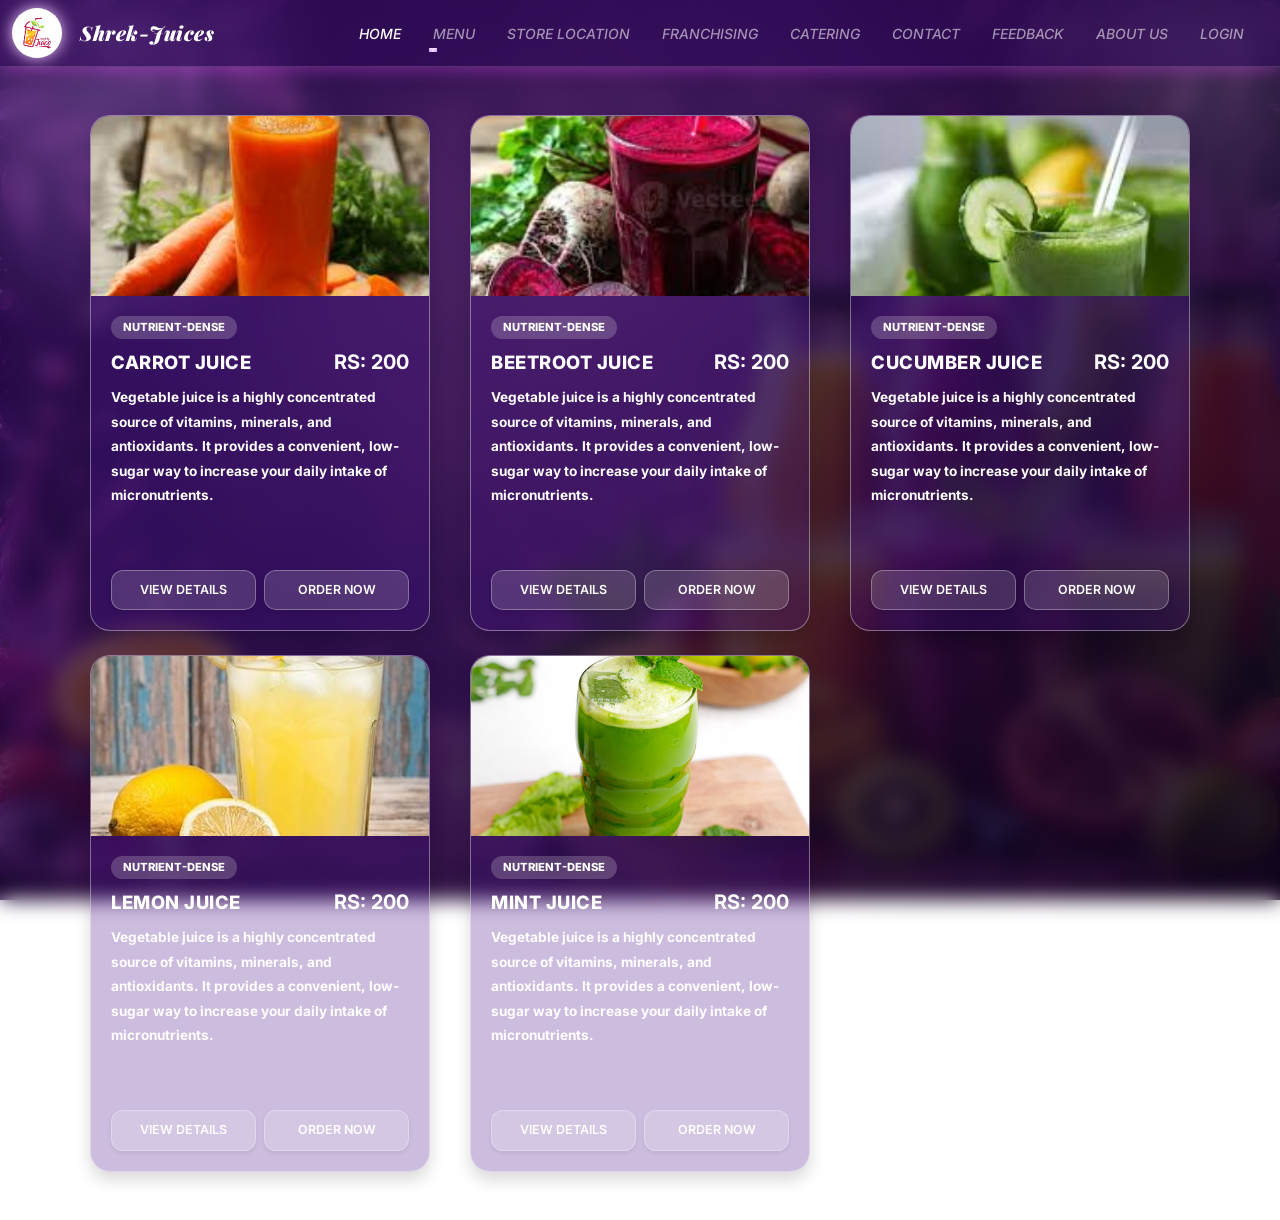
<file: vege-categ.html>
<!DOCTYPE html>
<html lang="en">

<head>
    <meta charset="UTF-8">
    <meta name="viewport" content="width=device-width, initial-scale=1.0">
    <!-- Bootstrap Icons (Required for your <i> icon tags) -->
    <link rel="stylesheet" href="https://cdn.jsdelivr.net/npm/bootstrap-icons@1.11.3/font/bootstrap-icons.min.css">
   
    <title>Vege Juice Bar</title>
   
   
    <link rel="shortcut icon" href="material/shrek-juice.jpg" type="image/x-icon">

    <!-- Bootstrap 5 CSS CDN Link -->
    <link href="https://cdn.jsdelivr.net/npm/bootstrap@5.3.3/dist/css/bootstrap.min.css" rel="stylesheet">
    
    <!-- Google Font Link (For Luckiest Guy Font) -->
    <link href="https://fonts.googleapis.com/css2?family=Luckiest+Guy&display=swap" rel="stylesheet">
    <link href="https://fonts.googleapis.com/css2?family=Playfair+Display:ital,wght@0,700;0,900;1,700&family=Inter:wght@500&display=swap" rel="stylesheet">
    
    <!-- External Custom CSS Link -->
    <link rel="stylesheet" href="style.css">
</head>

<body>
    <!--Navbar-->
    <nav class="navbar navbar-expand-lg navbar-dark bg-dark sticky-top">
        <div class="container-fluid">
            <img class="logo" src="material/shrek-juice.jpg" alt="Logo_juice">
            <a class="navbar-brand" href="index.html"> Shrek-Juices</a>
            <button class="navbar-toggler" type="button" data-bs-toggle="collapse"
                data-bs-target="#navbarNav" aria-controls="navbarNav" aria-expanded="false">
                <span class="navbar-toggler-icon"></span>
            </button>
            <div class="collapse navbar-collapse" id="navbarNav">
                <ul class="navbar-nav ms-auto mb-2 mb-lg-0 text-uppercase small">
                    <li class="nav-item">
                        <a class="nav-link active" aria-current="page" href="index.html">Home</a>
                    </li>

                    <li class="nav-item dropdown">
                        <a class="nav-link dropdown-toggle" href="#" role="button" data-bs-toggle="dropdown" aria-expanded="false">
                            Menu
                        </a>
                        <ul class="dropdown-menu">
                            <li><a class="dropdown-item" href="fruit-categ.html">Fruit juices</a></li>
                            <li><a class="dropdown-item" href="vege-categ.html">Vegetable juices</a></li>
                            <li><a class="dropdown-item" href="smoothie-categ.html">Smoothies</a></li>
                            <li><a class="dropdown-item" href="protein-categ.html">Protein Shakes</a></li>
                            <li><a class="dropdown-item" href="winter.html">Winter Menu</a></li>
                            <li><a class="dropdown-item" href="chocolate-categ.html">Chocolate juices</a></li>
                            <li><a class="dropdown-item" href="mocktails-categ.html">Mocktails</a></li>
                        </ul>
                    </li>
                    <li class="nav-item">
                        <!-- Connecting directly to the Location section below -->
                        <a class="nav-link" href="index.html#Store-Location">Store Location</a>
                    </li>
                    <li class="nav-item">
                        <a class="nav-link" href="catering-franchising.html">Franchising</a>
                    </li>
                    <li class="nav-item">
                        <a class="nav-link" href="catering-franchising.html">Catering</a>
                    </li>
                    <li class="nav-item">
                        <a class="nav-link" href="index.html#location-section">Contact</a>
                    </li>
                    <li class="nav-item">
                        <a class="nav-link" href="index.html#location-section">Feedback</a>
                    </li>
                    <li class="nav-item">
                        <!-- Connecting directly to About Us page -->
                        <a class="nav-link" href="About-us.html">About us</a>
                    </li>

                    <li class="nav-item">
                        <a class="nav-link" href="login.html">Login</a>
                    </li>
                </ul>
            </div>
        </div>
    </nav>

    <div class="container mt-5 mb-5">
        <!-- Grid configuration: 1 col on mobile, 2 on tablet, 3 on desktop -->
        <div class="row row-cols-1 row-cols-md-2 row-cols-lg-3 g-4" id="vegetable-juice">

            <!-- ================= CARD 1: CARROT JUICE ================= -->
            <div class="col">
                <div class="card shadow border-0 h-100" style="border-radius: 16px; overflow: hidden;">
                    <img src="material/carrot juice.jpg" alt="Carrot Juice" class="card-img-top" style="height: 300px; object-fit: cover;">
                    <div class="card-body d-flex flex-column p-4">
                        <span class="badge bg-success-subtle text-success mb-2 fw-bold align-self-start">Nutrient-dense</span>
                        <div class="d-flex justify-content-between align-items-center mb-2">
                            <h5 class="card-title fw-bold m-0" style="color: #212529;">Carrot Juice</h5>
                            <span class="fw-bold fs-5 text-success">RS: 200</span>
                        </div>
                        <p class="card-text text-muted">Vegetable juice is a highly concentrated source of vitamins, minerals, and antioxidants. It provides a convenient, low-sugar way to increase your daily intake of micronutrients.</p>
                        <div class="d-flex gap-2 mt-auto pt-3">
                            <button class="btn w-50 fw-semibold text-white shadow-sm" data-bs-toggle="modal" data-bs-target="#carrotModal" style="background-color:#b33db8; border:none;">
                                View Details
                            </button>
                            <button class="btn btn-primary w-50 fw-semibold shadow-sm" style="background-color: #b33db8; border: none;" data-bs-toggle="modal" data-bs-target="#buycarrotModal">
                                Order Now
                            </button>
                        </div>
                    </div>
                </div>
            </div>

            <!-- ================= CARD 2: BEETROOT JUICE ================= -->
            <div class="col">
                <div class="card shadow border-0 h-100" style="border-radius: 16px; overflow: hidden;">
                    <img src="material/beetroot juice.jpg" alt="Beetroot Juice" class="card-img-top" style="height: 300px; object-fit: cover;">
                    <div class="card-body d-flex flex-column p-4">
                        <span class="badge bg-success-subtle text-success mb-2 fw-bold align-self-start">Nutrient-dense</span>
                        <div class="d-flex justify-content-between align-items-center mb-2">
                            <h5 class="card-title fw-bold m-0" style="color: #212529;">Beetroot Juice</h5>
                            <span class="fw-bold fs-5 text-success">RS: 200</span>
                        </div>
                        <p class="card-text text-muted">Vegetable juice is a highly concentrated source of vitamins, minerals, and antioxidants. It provides a convenient, low-sugar way to increase your daily intake of micronutrients.</p>
                        <div class="d-flex gap-2 mt-auto pt-3">
                            <button class="btn w-50 fw-semibold text-white shadow-sm" data-bs-toggle="modal" data-bs-target="#beetrootModal" style="background-color: #b33db8; border: none;">
                                View Details
                            </button>
                            <button class="btn btn-primary w-50 fw-semibold shadow-sm" style="background-color: #b33db8; border: none;" data-bs-toggle="modal" data-bs-target="#buybeetrootModal">
                                Order Now
                            </button>
                        </div>
                    </div>
                </div>
            </div>

            <!-- ================= CARD 3: CUCUMBER JUICE ================= -->
            <div class="col">
                <div class="card shadow border-0 h-100" style="border-radius: 16px; overflow: hidden;">
                    <img src="material/cucumber juice.jpg" alt="Cucumber Juice" class="card-img-top" style="height: 300px; object-fit: cover;">
                    <div class="card-body d-flex flex-column p-4">
                        <span class="badge bg-success-subtle text-success mb-2 fw-bold align-self-start">Nutrient-dense</span>
                        <div class="d-flex justify-content-between align-items-center mb-2">
                            <h5 class="card-title fw-bold m-0" style="color: #212529;">Cucumber Juice</h5>
                            <span class="fw-bold fs-5 text-success">RS: 200</span>
                        </div>
                        <p class="card-text text-muted">Vegetable juice is a highly concentrated source of vitamins, minerals, and antioxidants. It provides a convenient, low-sugar way to increase your daily intake of micronutrients.</p>
                        <div class="d-flex gap-2 mt-auto pt-3">
                            <button class="btn w-50 fw-semibold text-white shadow-sm" data-bs-toggle="modal" data-bs-target="#cucumberModal" style="background-color: #b33db8; border: none;">
                                View Details
                            </button>
                            <button class="btn btn-primary w-50 fw-semibold shadow-sm" style="background-color: #b33db8; border: none;" data-bs-toggle="modal" data-bs-target="#buycucumberModal">
                                Order Now
                            </button>
                        </div>
                    </div>
                </div>
            </div>

            <!-- ================= CARD 4: LEMON JUICE ================= -->
            <div class="col">
                <div class="card shadow border-0 h-100" style="border-radius: 16px; overflow: hidden;">
                    <img src="material/lemon juice.jpg" alt="Lemon Juice" class="card-img-top" style="height: 300px; object-fit: cover;">
                    <div class="card-body d-flex flex-column p-4">
                        <span class="badge bg-success-subtle text-success mb-2 fw-bold align-self-start">Nutrient-dense</span>
                        <div class="d-flex justify-content-between align-items-center mb-2">
                            <h5 class="card-title fw-bold m-0" style="color: #212529;">Lemon Juice</h5>
                            <span class="fw-bold fs-5 text-success">RS: 200</span>
                        </div>
                        <p class="card-text text-muted">Vegetable juice is a highly concentrated source of vitamins, minerals, and antioxidants. It provides a convenient, low-sugar way to increase your daily intake of micronutrients.</p>
                        <div class="d-flex gap-2 mt-auto pt-3">
                            <button class="btn w-50 fw-semibold text-white shadow-sm" data-bs-toggle="modal" data-bs-target="#lemonModal" style="background-color: #b33db8; border: none;">
                                View Details
                            </button>
                            <button class="btn btn-primary w-50 fw-semibold shadow-sm" style="background-color: #b33db8; border: none;" data-bs-toggle="modal" data-bs-target="#buylemonModal">
                                Order Now
                            </button>
                        </div>
                    </div>
                </div>
            </div>

            <!-- ================= CARD 5: MINT JUICE ================= -->
            <div class="col">
                <div class="card shadow border-0 h-100" style="border-radius: 16px; overflow: hidden;">
                    <img src="material/mint juice.jpg" alt="Mint Juice" class="card-img-top" style="height: 300px; object-fit: cover;">
                    <div class="card-body d-flex flex-column p-4">
                        <span class="badge bg-success-subtle text-success mb-2 fw-bold align-self-start">Nutrient-dense</span>
                        <div class="d-flex justify-content-between align-items-center mb-2">
                            <h5 class="card-title fw-bold m-0" style="color: #212529;">Mint Juice</h5>
                            <span class="fw-bold fs-5 text-success">RS: 200</span>
                        </div>
                        <p class="card-text text-muted">Vegetable juice is a highly concentrated source of vitamins, minerals, and antioxidants. It provides a convenient, low-sugar way to increase your daily intake of micronutrients.</p>
                        <div class="d-flex gap-2 mt-auto pt-3">
                            <button class="btn w-50 fw-semibold text-white shadow-sm" data-bs-toggle="modal" data-bs-target="#mintModal" style="background-color: #b33db8; border: none;">
                                View Details
                            </button>
                            <button class="btn btn-primary w-50 fw-semibold shadow-sm" style="background-color: #b33db8; border: none;" data-bs-toggle="modal" data-bs-target="#buymintModal">
                                Order Now
                            </button>
                        </div>
                    </div>
                </div>
            </div>

        </div> <!-- /row -->
    </div> <!-- /container -->


    <!-- ================================================================= -->
    <!-- ========================== ALL MODALS =========================== -->
    <!-- ================================================================= -->

    <!-- CARROT INFO MODAL -->
    <div class="modal fade" id="carrotModal" tabindex="-1" aria-labelledby="carrotModalLabel" aria-hidden="true">
        <div class="modal-dialog ">
            <div class="modal-content border-0 shadow-lg" style="background-color:#E6E6FA; border-radius:20px;">
                <div class="modal-header border-0 pb-0">
                    <h5 class="modal-title fw-bold text-dark" id="carrotModalLabel">Selling Juice Recipe & Info</h5>
                    <button type="button" class="btn-close" data-bs-dismiss="modal" aria-label="Close"></button>
                </div>
                <div class="modal-body text-center py-3">
                    <img src="material/carrot juice.jpg" alt="Carrot Juice" class="rounded mb-3 d-block mx-auto" style="width:150px; height:150px; object-fit:cover;">
                    <p class="text-muted">Carrot juice is a highly concentrated beverage packed with beta-carotene, potassium, and vitamins A, K, and C. It is celebrated for supporting immunity, promoting eye health, and improving skin radiance.</p>
                    <ul class="text-white">
                        <li>Fresh Lime Juice & Zest</li>
                        <li> Organic Sweet Agave Nectar</li>
                        <li> Hand-picked Crushed Mint Leaves</li>
                        <li> Pure Sea Salt Minerals for Electrolytes</li>
                    </ul>
                </div>
                <div class="modal-footer border-0 pt-0">
                    <button type="button" class="btn btn-secondary fw-semibold btn-sm" data-bs-dismiss="modal">Close</button>
                </div>
            </div>
        </div>
    </div>

    <!-- CARROT ORDER MODAL -->
    <div class="modal fade" id="buycarrotModal" tabindex="-1" aria-hidden="true">
        <div class="modal-dialog ">
            <div class="modal-content border-0 shadow-lg" style="border-radius: 20px;">
                <div class="modal-header">
                    <h5 class="modal-title fw-bold">Order Carrot Juice</h5>
                    <button type="button" class="btn-close" data-bs-dismiss="modal" aria-label="Close"></button>
                </div>
                <div class="modal-body p-4">
                    <input type="text" id="carrot_name" class="form-control mb-3" placeholder="Enter Your Name">
                    <input type="tel" id="carrot_phone" class="form-control mb-3" placeholder="Phone Number">
                    <input type="text" id="carrot_address" class="form-control mb-3" placeholder="Delivery Address">
                    <button class="btn btn-success w-100 fw-bold" onclick="confirmOrder()">Confirm Order</button>
                </div>
            </div>
        </div>
    </div>

    <!-- BEETROOT INFO MODAL -->
    <div class="modal fade" id="beetrootModal" tabindex="-1" aria-labelledby="beetrootModalLabel" aria-hidden="true">
        <div class="modal-dialog ">
            <div class="modal-content border-0 shadow-lg" style="border-radius: 20px;">
                <div class="modal-header border-0 pb-0">
                    <h5 class="modal-title fw-bold text-dark" id="beetrootModalLabel">Selling Juice Recipe & Info</h5>
                    <button type="button" class="btn-close" data-bs-dismiss="modal" aria-label="Close"></button>
                </div>
                <div class="modal-body py-3">
                    <img src="material/beetroot juice.jpg" alt="Beetroot Juice" class="img-fluid rounded d-block mx-auto mb-3" style="width:150px; height:150px; object-fit:cover;">
                    <p class="text-muted">Beetroot juice is packed with dietary nitrates that your body converts into nitric oxide. This helps relax and widen your blood vessels, leading to better blood flow, lower blood pressure, and increased stamina.</p>
                    <h6 class="fw-bold text-white mt-4 mb-2"> Key Ingredients:</h6>
                    <ul class="text-white">
                        <li> Fresh Lime Juice & Zest</li>
                        <li> Organic Sweet Agave Nectar</li>
                        <li> Hand-picked Crushed Mint Leaves</li>
                        <li> Pure Sea Salt Minerals for Electrolytes</li>
                    </ul>
                </div>
                <div class="modal-footer border-0 pt-0">
                    <button type="button" class="btn btn-secondary fw-semibold btn-sm" data-bs-dismiss="modal">Close</button>
                </div>
            </div>
        </div>
    </div>

    <!-- BEETROOT ORDER MODAL -->
    <div class="modal fade" id="buybeetrootModal" tabindex="-1" aria-hidden="true">
        <div class="modal-dialog ">
            <div class="modal-content border-0 shadow-lg" style="border-radius: 20px;">
                <div class="modal-header">
                    <h5 class="modal-title fw-bold">Order Beetroot Juice</h5>
                    <button type="button" class="btn-close" data-bs-dismiss="modal" aria-label="Close"></button>
                </div>
                <div class="modal-body p-4">
                    <input type="text" id="beetroot_name" class="form-control mb-3" placeholder="Enter Your Name">
                    <input type="tel" id="beetroot_phone" class="form-control mb-3" placeholder="Phone Number">
                    <input type="text" id="beetroot_address" class="form-control mb-3" placeholder="Delivery Address">
                    <button class="btn btn-success w-100 fw-bold" onclick="confirmOrder()">Confirm Order</button>
                </div>
            </div>
        </div>
    </div>

    <!-- CUCUMBER INFO MODAL -->
    <div class="modal fade" id="cucumberModal" tabindex="-1" aria-labelledby="cucumberModalLabel" aria-hidden="true">
        <div class="modal-dialog ">
            <div class="modal-content border-0 shadow-lg" style="border-radius: 20px;">
                <div class="modal-header border-0 pb-0">
                    <h5 class="modal-title fw-bold text-dark" id="cucumberModalLabel">Selling Juice Recipe & Info</h5>
                    <button type="button" class="btn-close" data-bs-dismiss="modal" aria-label="Close"></button>
                </div>
                <div class="modal-body py-3">
                    <img src="material/cucumber juice.jpg" alt="Cucumber Juice" class="img-fluid rounded d-block mx-auto mb-3" style="width:150px; height:150px; object-fit:cover;">
                    <p class="text-muted">Cucumber juice is a low-calorie, crisp beverage made by extracting the liquid from the Cucumber. It is celebrated for its natural cooling properties and exceptional hydration benefits, as the fruit is about 95--96% water.</p>
                    <h6 class="fw-bold text-white mt-4 mb-2"><i class="bi bi-patch-check-fill text-success"></i> Key Ingredients:</h6>
                    <ul class="text-white">
                        <li> Fresh Lime Juice & Zest</li>
                        <li> Organic Sweet Agave Nectar</li>
                        <li> Hand-picked Crushed Mint Leaves</li>
                        <li> Pure Sea Salt Minerals for Electrolytes</li>
                    </ul>
                </div>
                <div class="modal-footer border-0 pt-0">
                    <button type="button" class="btn btn-secondary fw-semibold btn-sm" data-bs-dismiss="modal">Close</button>
                </div>
            </div>
        </div>
    </div>

    <!-- CUCUMBER ORDER MODAL -->
    <div class="modal fade" id="buycucumberModal" tabindex="-1" aria-hidden="true">
        <div class="modal-dialog ">
            <div class="modal-content border-0 shadow-lg" style="border-radius: 20px;">
                <div class="modal-header">
                    <h5 class="modal-title fw-bold">Order Cucumber Juice</h5>
                    <button type="button" class="btn-close" data-bs-dismiss="modal" aria-label="Close"></button>
                </div>
                <div class="modal-body p-4">
                    <input type="text" id="cucumber_name" class="form-control mb-3" placeholder="Enter Your Name">
                    <input type="tel" id="cucumber_phone" class="form-control mb-3" placeholder="Phone Number">
                    <input type="text" id="cucumber_address" class="form-control mb-3" placeholder="Delivery Address">
                    <button class="btn btn-success w-100 fw-bold" onclick="confirmOrder()">Confirm Order</button>
                </div>
            </div>
        </div>
    </div>

    <!-- LEMON INFO MODAL -->
    <div class="modal fade" id="lemonModal" tabindex="-1" aria-labelledby="lemonModalLabel" aria-hidden="true">
        <div class="modal-dialog ">
            <div class="modal-content border-0 shadow-lg" style="border-radius: 20px;">
                <div class="modal-header border-0 pb-0">
                    <h5 class="modal-title fw-bold text-dark" id="lemonModalLabel">Selling Juice Recipe & Info</h5>
                    <button type="button" class="btn-close" data-bs-dismiss="modal" aria-label="Close"></button>
                </div>
                <div class="modal-body py-3">
                    <img src="material/lemon juice.jpg" alt="Lemon Juice" class="img-fluid rounded d-block mx-auto mb-3" style="width:150px; height:150px; object-fit:cover;">
                    <p class="text-muted">Lemon juice is a highly acidic liquid naturally extracted from the fruit of the Citrus limon tree. Bursting with citric acid and vitamin C, it is widely used in culinary arts, baking, and beverages to add a refreshing, tart kick, or even to prevent food from oxidizing (turning brown).</p>
                    <h6 class="fw-bold text-white mt-4 mb-2">Key Ingredients:</h6>
                    <ul class="text-white">
                        <li> Fresh Lime Juice & Zest</li>
                        <li> Organic Sweet Agave Nectar</li>
                        <li> Hand-picked Crushed Mint Leaves</li>
                        <li> Pure Sea Salt Minerals for Electrolytes</li>
                    </ul>
                </div>
                <div class="modal-footer border-0 pt-0">
                    <button type="button" class="btn btn-secondary fw-semibold btn-sm" data-bs-dismiss="modal">Close</button>
                </div>
            </div>
        </div>
    </div>

    <!-- LEMON ORDER MODAL -->
    <div class="modal fade" id="buylemonModal" tabindex="-1" aria-hidden="true">
        <div class="modal-dialog ">
            <div class="modal-content border-0 shadow-lg" style="border-radius: 20px;">
                <div class="modal-header">
                    <h5 class="modal-title fw-bold">Order Lemon Juice</h5>
                    <button type="button" class="btn-close" data-bs-dismiss="modal" aria-label="Close"></button>
                </div>
                <div class="modal-body p-4">
                    <input type="text" id="lemon_name" class="form-control mb-3" placeholder="Enter Your Name">
                    <input type="tel" id="lemon_phone" class="form-control mb-3" placeholder="Phone Number">
                    <input type="text" id="lemon_address" class="form-control mb-3" placeholder="Delivery Address">
                    <button class="btn btn-success w-100 fw-bold" onclick="confirmOrder()">Confirm Order</button>
                </div>
            </div>
        </div>
    </div>

    <!-- MINT INFO MODAL -->
    <div class="modal fade" id="mintModal" tabindex="-1" aria-labelledby="mintModalLabel" aria-hidden="true">
        <div class="modal-dialog ">
            <div class="modal-content border-0 shadow-lg" style="border-radius: 20px;">
                <div class="modal-header border-0 pb-0">
                    <h5 class="modal-title fw-bold text-dark" id="mintModalLabel">Selling Juice Recipe & Info</h5>
                    <button type="button" class="btn-close" data-bs-dismiss="modal" aria-label="Close"></button>
                </div>
                <div class="modal-body py-3">
                    <img src="material/mint juice.jpg" alt="Mint Juice" class="img-fluid rounded d-block mx-auto mb-3" style="width:150px; height:150px; object-fit:cover;">
                    <p class="text-muted">Mint juice (often known as Pudina Sherbet or Limonana) is famous for its natural cooling properties and crisp flavor. Packed with antioxidants and menthol, it’s a popular homemade remedy to beat the summer heat and soothe your stomach.</p>
                    <h6 class="fw-bold text-white mt-4 mb-2"> Key Ingredients:</h6>
                    <ul class="text-white">
                        <li> Fresh Lime Juice & Zest</li>
                        <li> Organic Sweet Agave Nectar</li>
                        <li> Hand-picked Crushed Mint Leaves</li>
                        <li> Pure Sea Salt Minerals for Electrolytes</li>
                    </ul>
                </div>
                <div class="modal-footer border-0 pt-0">
                    <button type="button" class="btn btn-secondary fw-semibold btn-sm" data-bs-dismiss="modal">Close</button>
                </div>
            </div>
        </div>
    </div>

    <!-- MINT ORDER MODAL -->
    <div class="modal fade" id="buymintModal" tabindex="-1" aria-hidden="true">
        <div class="modal-dialog ">
            <div class="modal-content border-0 shadow-lg" style="border-radius: 20px;">
                <div class="modal-header">
                    <h5 class="modal-title fw-bold">Order Mint Juice</h5>
                    <button type="button" class="btn-close" data-bs-dismiss="modal" aria-label="Close"></button>
                </div>
                <div class="modal-body p-4">
                    <input type="text" id="mint_name" class="form-control mb-3" placeholder="Enter Your Name">
                    <input type="tel" id="mint_phone" class="form-control mb-3" placeholder="Phone Number">
                    <input type="text" id="mint_address" class="form-control mb-3" placeholder="Delivery Address">
                    <button class="btn btn-success w-100 fw-bold" onclick="confirmOrder()">Confirm Order</button>
                </div>
            </div>
        </div>
    </div>

    <!-- Bootstrap 5 Bundle JS (Includes Popper) -->
    <script src="https://cdn.jsdelivr.net/npm/bootstrap@5.3.3/dist/js/bootstrap.bundle.min.js"
        integrity="sha384-YvpcrYf0tY3lHB60NNkmXc5s9fDVZLESaAA55NDzOxhy9GkcIdslK1eN7N6jIeHz"
        crossorigin="anonymous"></script>
    <script src="script.js"></script>

</body>
</html>
</file>
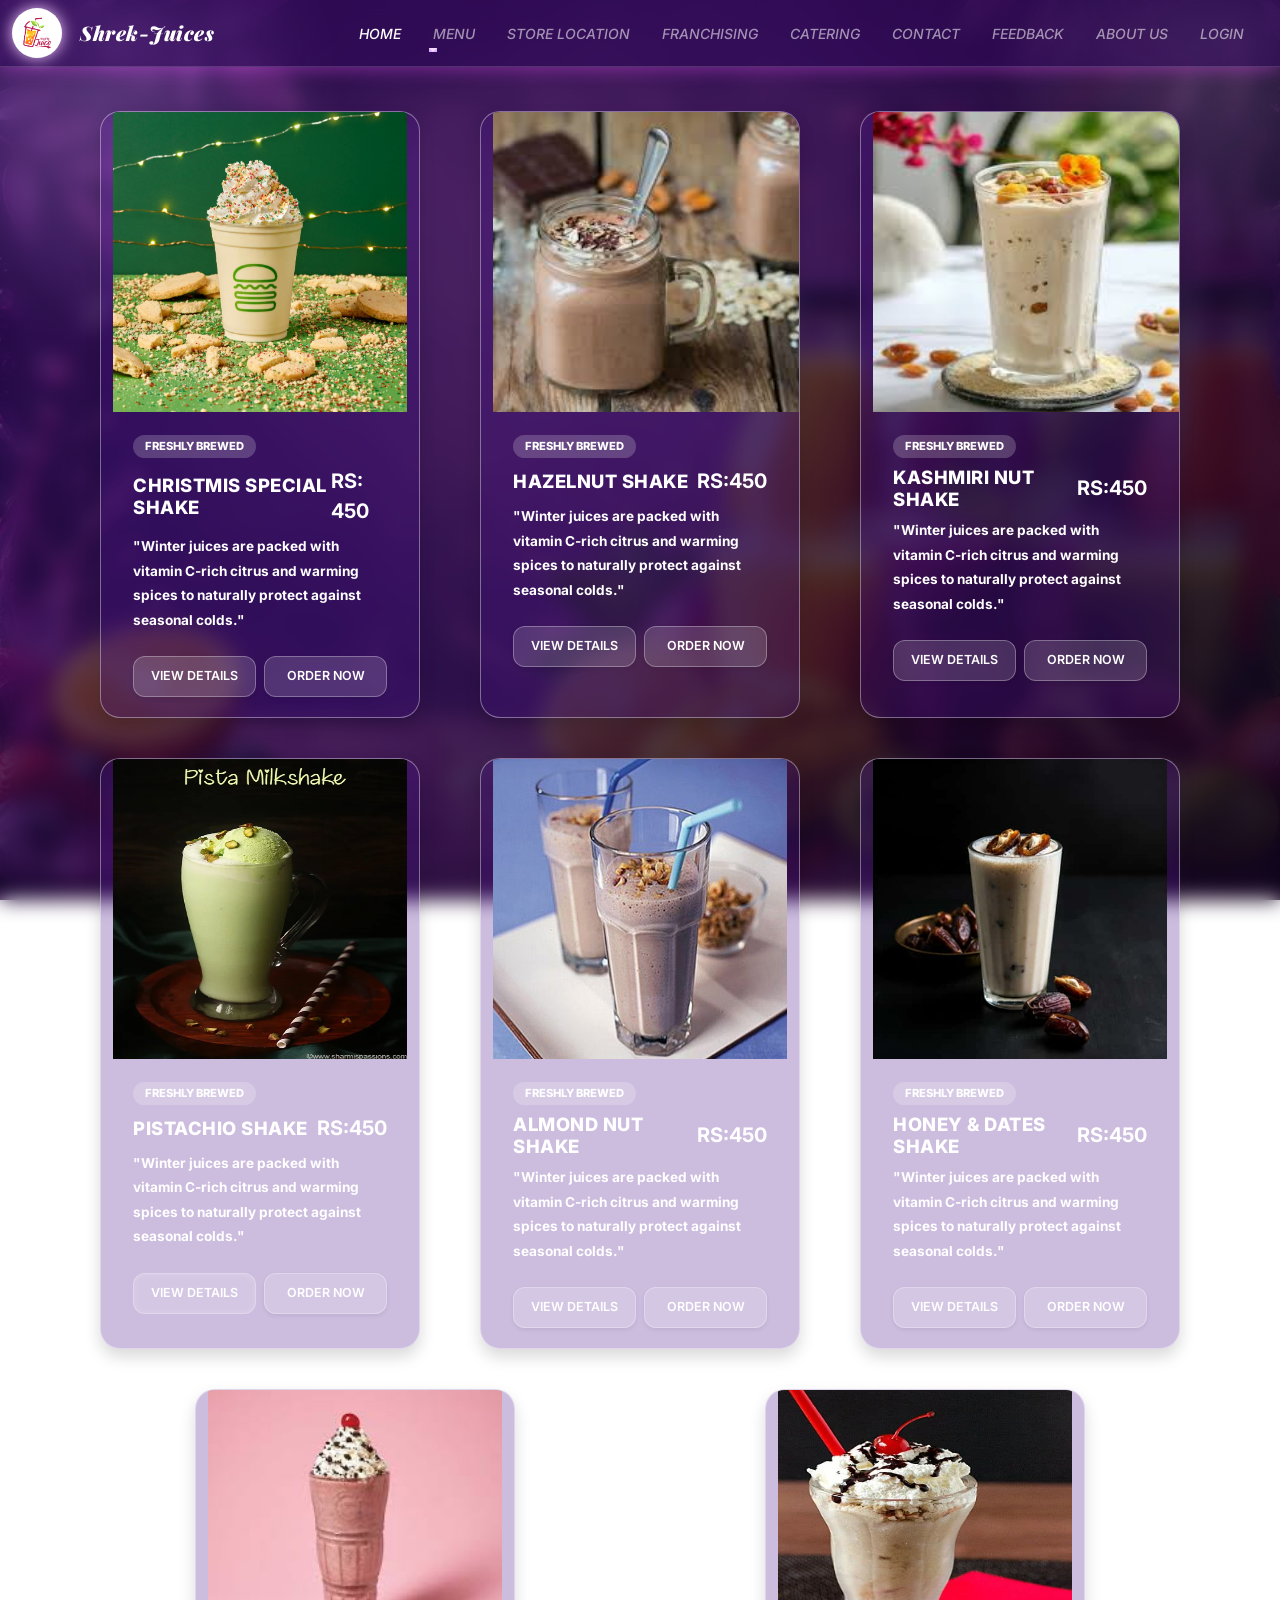
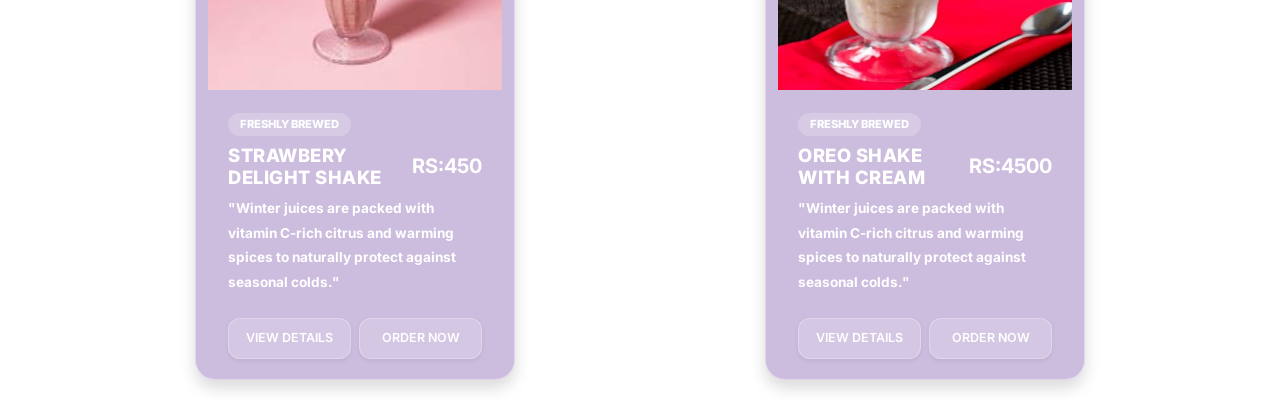
<file: winter.html>
<!DOCTYPE html>
<html lang="en">

<head>
    <meta charset="UTF-8">
    <meta name="viewport" content="width=device-width, initial-scale=1.0">
    <title>Winter Category</title>
    
    <link rel="shortcut icon" href="material/shrek-juice.jpg" type="image/x-icon">

    <!-- Bootstrap 5 CSS CDN Link -->
    <link href="https://cdn.jsdelivr.net/npm/bootstrap@5.3.3/dist/css/bootstrap.min.css" rel="stylesheet">
    
    <!-- Google Font Link (For Luckiest Guy Font) -->
    <link href="https://fonts.googleapis.com/css2?family=Luckiest+Guy&display=swap" rel="stylesheet">
    <link href="https://fonts.googleapis.com/css2?family=Playfair+Display:ital,wght@0,700;0,900;1,700&family=Inter:wght@500&display=swap" rel="stylesheet">
    
    <!-- External Custom CSS Link -->
    <link rel="stylesheet" href="style.css">
</head>

<body>
    <!--Navbar-->
    <nav class="navbar navbar-expand-lg navbar-dark bg-dark sticky-top">
        <div class="container-fluid">
            <img class="logo" src="material/shrek-juice.jpg" alt="Logo_juice">
            <a class="navbar-brand" href="index.html"> Shrek-Juices</a>
            <button class="navbar-toggler" type="button" data-bs-toggle="collapse"
                data-bs-target="#navbarNav" aria-controls="navbarNav" aria-expanded="false">
                <span class="navbar-toggler-icon"></span>
            </button>
            <div class="collapse navbar-collapse" id="navbarNav">
                <ul class="navbar-nav ms-auto mb-2 mb-lg-0 text-uppercase small">
                    <li class="nav-item">
                        <a class="nav-link active" aria-current="page" href="index.html">Home</a>
                    </li>

                    <li class="nav-item dropdown">
                        <a class="nav-link dropdown-toggle" href="#" role="button" data-bs-toggle="dropdown" aria-expanded="false">
                            Menu
                        </a>
                        <ul class="dropdown-menu">
                            <li><a class="dropdown-item" href="fruit-categ.html">Fruit juices</a></li>
                            <li><a class="dropdown-item" href="vege-categ.html">Vegetable juices</a></li>
                            <li><a class="dropdown-item" href="smoothie-categ.html">Smoothies</a></li>
                            <li><a class="dropdown-item" href="protein-categ.html">Protein Shakes</a></li>
                            <li><a class="dropdown-item" href="winter.html">Winter Menu</a></li>
                            <li><a class="dropdown-item" href="chocolate-categ.html">Chocolate juices</a></li>
                            <li><a class="dropdown-item" href="mocktails-categ.html">Mocktails</a></li>
                        </ul>
                    </li>
                    <li class="nav-item">
                        <!-- Connecting directly to the Location section below -->
                        <a class="nav-link" href="index.html#Store-Location">Store Location</a>
                    </li>
                    <li class="nav-item">
                        <a class="nav-link" href="catering-franchising.html">Franchising</a>
                    </li>
                    <li class="nav-item">
                        <a class="nav-link" href="catering-franchising.html">Catering</a>
                    </li>
                    <li class="nav-item">
                        <a class="nav-link" href="index.html#location-section">Contact</a>
                    </li>
                    <li class="nav-item">
                        <a class="nav-link" href="index.html#location-section">Feedback</a>
                    </li>
                    <li class="nav-item">
                        <!-- Connecting directly to About Us page -->
                        <a class="nav-link" href="About-us.html">About us</a>
                    </li>

                    <li class="nav-item">
                        <a class="nav-link" href="login.html">Login</a>
                    </li>
                </ul>
            </div>
        </div>
    </nav>

    <!-- card-1-->
    <div class="container mt-4">
        <div class="row" id="winter">

            <div class="card shadow border-0"
                style="width: 20rem; border-radius: 16px; overflow: hidden; margin: 20px auto;">

                <img src="material/winter img 8.jpg" alt="juice" height="300">

                <div class="card-body">
                    <span class="badge bg-success-subtle text-success mb-2 fw-bold">Freshly Brewed</span>

                    <div class="d-flex justify-content-between align-items-center mb-2">
                        <h5 class="card-title fw-bold m-0" style="color: #ffffff;">Christmis Special Shake</h5>
                        <span class="fw-bold fs-5 text-success">RS: 450</span>
                    </div>

                    <p class="card-text">
                        "Winter juices are packed with vitamin C-rich citrus and warming spices to naturally protect against seasonal colds."</p>

                    <div class="d-flex gap-2 mt-4">
                        <button class="btn w-50 fw-semibold text-white shadow-sm" data-bs-toggle="modal"
                            data-bs-target="#orangeModal" style="background-color:#b33db8; border:none;">
                            View Details
                        </button>
                        <button class="btn btn-primary w-50 fw-semibold shadow-sm"
                            style="background-color: #b33db8; border: none;" data-bs-toggle="modal"
                            data-bs-target="#buyorangeModal">
                            Order Now
                        </button>
                    </div>
                </div>
            </div>
            <!-- Modal -->


            <div class="modal fade" id="orangeModal" tabindex="-1" aria-labelledby="juiceModalLabel" aria-hidden="true">
                <div class="modal-dialog ">
                    <div class="modal-content border-0 shadow-lg" style="border-radius: 20px;">

                        <div class="modal-header border-0 pb-0">
                            <h5 class="modal-title fw-bold text-dark" id="juiceModalLabel">Selling Juice Recipe & Info
                            </h5>
                            <button type="button" class="btn-close" data-bs-dismiss="modal" aria-label="Close"></button>
                        </div>

                        <div class="modal-body py-3">
                            <img src="material/winter img 8.jpg" alt="orange Juice"
                                class="img-fluid rounded d-block mx-auto mb-3"
                                style="width:150px; height:150px; object-fit:cover;">
                            <p class="text-muted">Whether you are craving a creamy peppermint bark flavor, a nostalgic cookie and milk blend, or a spiced gingerbread shake, the ultimate word to describe a Christmas special shake is festive.</p>

                            <h6 class="fw-bold text-white mt-4 mb-2">
                                Key
                                Ingredients:</h6>
                            <ul class="text-white">
                                <li>Fresh Lime Juice & Zest</li>
                                <li>Organic Sweet Agave Nectar</li>
                                <li>Hand-picked Crushed Mint Leaves</li>
                                <li>Pure Sea Salt Minerals for Electrolytes
                                </li>
                            </ul>
                        </div>

                        <div class="modal-footer border-0 pt-0">
                            <button type="button" class="btn btn-secondary fw-semibold btn-sm"
                                data-bs-dismiss="modal">Close</button>


                        </div>

                    </div>
                </div>
            </div>
            <!-- modal for order -->
            <div class="modal fade" id="buyorangeModal" tabindex="-1">
                <div class="modal-dialog">
                    <div class="modal-content">

                        <div class="modal-header">
                            <h5 class="modal-title">Order Christmis Special Shake</h5>
                            <button type="button" class="btn-close" data-bs-dismiss="modal"></button>
                        </div>

                        <div class="modal-body">


                            <input type="text" id="juice" class="form-control mb-3" placeholder="Enter Your Name">

                            <input type="tel" id="phone" class="form-control mb-3" placeholder="Phone Number">

                            <input type="text" id="address" class="form-control mb-3" placeholder="Delivery Address">

                            <button class="btn btn-success w-100" onclick="confirmOrder()">
                                Confirm Order
                            </button>

                        </div>

                    </div>
                </div>
            </div>

            <!-- card-2 -->



            <div class="card shadow border-0"
                style="width: 20rem; border-radius: 16px; overflow: hidden; margin: 20px auto;">

                <img src="material/winter img1.jpg" alt="juice" height="300" width="350">

                <div class="card-body p-4">
                    <span class="badge bg-success-subtle text-success mb-2 fw-bold">Freshly Brewed</span>

                    <div class="d-flex justify-content-between align-items-center mb-2">
                        <h5 class="card-title fw-bold m-0" style="color: #f8f8f8;">Hazelnut Shake</h5>
                        <span class="fw-bold fs-5 text-success">RS:450</span>
                    </div>

                    <p class="card-text text-medium font-weight-bold">"Winter juices are packed with vitamin C-rich citrus and warming spices to naturally protect against seasonal colds."</p>

                    <div class="d-flex gap-2 mt-4">
                        <button class="btn btn- w-50 fw-semibold text-white shadow-sm" data-bs-toggle="modal"
                            data-bs-target="#appleModal" style="background-color: #b33db8; ">
                            View Details
                        </button>
                        <button class="btn btn-primary w-50 fw-semibold shadow-sm"
                            style="background-color: #b33db8; border: none;" data-bs-toggle="modal"
                            data-bs-target="#buyappleModal">
                            Order Now
                        </button>
                    </div>
                </div>
            </div>
            <!-- modal -->

            <div class="modal fade" id="appleModal" tabindex="-1" aria-labelledby="juiceModalLabel" aria-hidden="true">
                <div class="modal-dialog ">
                    <div class="modal-content border-0 shadow-lg" style="border-radius: 20px;">

                        <div class="modal-header border-0 pb-0">
                            <h5 class="modal-title fw-bold text-dark" id="juiceModalLabel">Selling Juice Recipe
                                & Info
                            </h5>
                            <button type="button" class="btn-close" data-bs-dismiss="modal" aria-label="Close"></button>
                        </div>

                        <div class="modal-body py-3">
                            <img src="material/winter img1.jpg" alt="Apple Juice"
                                class="img-fluid rounded d-block mx-auto mb-3"
                                style="width:150px; height:150px; object-fit:cover;">
                            <p class="text-muted">Hazelnut shakes combine creamy, toasted nuttiness with rich sweetness, often accented by chocolate or vanilla. You can prepare them by blending ice cream or milk with hazelnut syrups, hazelnut spread, or chopped nuts to create a rich, lip-smacking treat.</p>

                            <h6 class="fw-bold text-white mt-4 mb-2">
                                Key
                                Ingredients:</h6>
                            <ul class="text-white">
                                <li>Fresh Lime Juice & Zest</li>
                                <li>Organic Sweet Agave Nectar</li>
                                <li>Hand-picked Crushed Mint Leaves </li>
                                <li>Pure Sea Salt Minerals for Electrolytes</li>
                            </ul>
                        </div>

                        <div class="modal-footer border-0 pt-0">
                            <button type="button" class="btn btn-secondary fw-semibold btn-sm"
                                data-bs-dismiss="modal">Close</button>

                        </div>

                    </div>
                </div>
            </div>

            <!-- modal for order -->
            <div class="modal fade" id="buyappleModal" tabindex="-1">
                <div class="modal-dialog">
                    <div class="modal-content">

                        <div class="modal-header">
                            <h5 class="modal-title">Order HazelNut Shake</h5>
                            <button type="button" class="btn-close" data-bs-dismiss="modal"></button>
                        </div>

                        <div class="modal-body">

                            <input type="text" id="juice" class="form-control mb-3" placeholder="Enter Your Name">

                            <input type="tel" id="phone" class="form-control mb-3" placeholder="Phone Number">

                            <input type="text" id="address" class="form-control mb-3" placeholder="Delivery Address">

                            <button class="btn btn-success w-100" onclick="confirmOrder()">
                                Confirm Order
                            </button>

                        </div>

                    </div>
                </div>
            </div>





            <!-- card-3-->



            <div class="card shadow border-0"
                style="width: 20rem; border-radius: 16px; overflow: hidden; margin: 20px auto;">

                <img src="material/winter img2.jpg" alt="juice" height="300" width="350">

                <div class="card-body p-4">
                    <span class="badge bg-success-subtle text-success mb-2 fw-bold">Freshly Brewed</span>

                    <div class="d-flex justify-content-between align-items-center mb-2">
                        <h5 class="card-title fw-bold m-0" style="color: #f8f8f8;">Kashmiri Nut Shake</h5>
                        <span class="fw-bold fs-5 text-success">RS:450</span>
                    </div>

                    <p class="card-text ">"Winter juices are packed with vitamin C-rich citrus and warming spices to naturally protect against seasonal colds."</p>

                    <div class="d-flex gap-2 mt-4">
                        <button class="btn btn- w-50 fw-semibold text-white  shadow-sm" data-bs-toggle="modal"
                            data-bs-target="#pomegranateModal" style="background-color: #b33db8; ">
                            View Details
                        </button>
                        <button class="btn btn-primary w-50 fw-semibold shadow-sm"
                            style="background-color: #b33db8; border: none;" data-bs-toggle="modal"
                            data-bs-target="#buypomegranateModal">
                            Order Now
                        </button>
                    </div>
                </div>
            </div>
            <!-- modal -->

            <div class="modal fade" id="pomegranateModal" tabindex="-1" aria-labelledby="juiceModalLabel"
                aria-hidden="true">
                <div class="modal-dialog ">
                    <div class="modal-content border-0 shadow-lg" style="border-radius: 20px;">

                        <div class="modal-header border-0 pb-0">
                            <h5 class="modal-title fw-bold text-dark" id="juiceModalLabel">Selling Juice Recipe &
                                Info</h5>
                            <button type="button" class="btn-close" data-bs-dismiss="modal" aria-label="Close"></button>
                        </div>

                        <div class="modal-body py-3">
                            <img src="material/winter img2.jpg" alt="Pomegranate Juice"
                                class="img-fluid rounded d-block mx-auto mb-3"
                                style="width:150px; height:150px; object-fit:cover;">
                            <p class="text-muted">Kashmiri nut juices or traditional nut-based drinks are deeply rooted in the Himalayan heritage, typically taking the form of Doodh (milk-nut sherbets) or enriching traditional teas. The most accurate one-word description for these rich, revitalizing beverages is nutritious.</p>

                            <h6 class="fw-bold text-white mt-4 mb-2">
                                  Key
                                Ingredients:</h6>
                            <ul class="text-white">
                                <li>Fresh Lime Juice & Zest</li>
                                <li>Organic Sweet Agave Nectar</li>
                                <li>Hand-picked Crushed Mint Leaves</li>
                                <li>Pure Sea Salt Minerals for Electrolytes</li>
                            </ul>
                        </div>

                        <div class="modal-footer border-0 pt-0">
                            <button type="button" class="btn btn-secondary fw-semibold btn-sm"
                                data-bs-dismiss="modal">Close</button>
                            
                        </div>

                    </div>
                </div>
            </div>

            <!-- modal for order -->
            <div class="modal fade" id="buypomegranateModal" tabindex="-1">
                <div class="modal-dialog">
                    <div class="modal-content">

                        <div class="modal-header">
                            <h5 class="modal-title">Order Kashmiri Nut Shake</h5>
                            <button type="button" class="btn-close" data-bs-dismiss="modal"></button>
                        </div>

                        <div class="modal-body">

                            <input type="text" id="juice" class="form-control mb-3" placeholder="Enter Your Name">

                            <input type="tel" id="phone" class="form-control mb-3" placeholder="Phone Number">

                            <input type="text" id="address" class="form-control mb-3" placeholder="Delivery Address">

                            <button class="btn btn-success w-100" onclick="confirmOrder()">
                                Confirm Order
                            </button>

                        </div>

                    </div>
                </div>
            </div>


            <!-- card-4 -->

            <div class="card shadow border-0"
                style="width: 20rem; border-radius: 16px; overflow: hidden; margin: 20px auto;">

                <img src="material/winter img3.webp" alt="juice" height="300">

                <div class="card-body p-4">
                    <span class="badge bg-success-subtle text-success mb-2 fw-bold">Freshly Brewed</span>

                    <div class="d-flex justify-content-between align-items-center mb-2">
                        <h5 class="card-title fw-bold m-0" style="color: #f8f8f8;">Pistachio Shake</h5>
                        <span class="fw-bold fs-5 text-success">RS:450</span>
                    </div>

                    <p class="card-text ">"Winter juices are packed with vitamin C-rich citrus and warming spices to naturally protect against seasonal colds."</p>

                    <div class="d-flex gap-2 mt-4">
                        <button class="btn btn- w-50 fw-semibold text-white  " data-bs-toggle="modal"
                            data-bs-target="#mangoModal" style="background-color: #b33db8; ">
                            View Details
                        </button>
                        <button class="btn btn-primary w-50 fw-semibold shadow-sm"
                            style="background-color: #b33db8; border: none;" data-bs-toggle="modal"
                            data-bs-target="#buymangoModal">
                            Order Now
                        </button>
                    </div>
                </div>
            </div>

            <!-- modal -->
            <div class="modal fade" id="mangoModal" tabindex="-1" aria-labelledby="juiceModalLabel" aria-hidden="true">
                <div class="modal-dialog ">
                    <div class="modal-content border-0 shadow-lg" style="border-radius: 20px;">

                        <div class="modal-header border-0 pb-0">
                            <h5 class="modal-title fw-bold text-dark" id="juiceModalLabel">Sailing Juice Recipe & Info
                            </h5>
                            <button type="button" class="btn-close" data-bs-dismiss="modal" aria-label="Close"></button>
                        </div>

                        <div class="modal-body py-3">
                            <img src="material/winter img3.webp" alt="Pomegranate Juice"
                                class="img-fluid rounded d-block mx-auto mb-3"
                                style="width:150px; height:150px; object-fit:cover;">
                            <p class="text-muted">A pistachio shake is a rich, creamy, and nutty beverage blended from rich milk, ice cream or pistachio paste, and freshly crushed pistachios, delivering a uniquely sweet and earthy flavor.</p>

                            <h6 class="fw-bold text-white mt-4 mb-2">
                                 Key
                                Ingredients:</h6>
                            <ul class="text-white">
                                <li>Fresh Lime Juice & Zest</li>
                                <li>Organic Sweet Agave Nectar</li>
                                <li>Hand-picked Crushed Mint Leaves</li>
                                <li>Pure Sea Salt Minerals for Electrolytes</li>
                            </ul>
                        </div>

                        <div class="modal-footer border-0 pt-0">
                            <button type="button" class="btn btn-secondary fw-semibold btn-sm"
                                data-bs-dismiss="modal">Close</button>
                            
                            </button>
                        </div>

                    </div>
                </div>
            </div>

            <!-- modal for order -->
            <div class="modal fade" id="buymangoModal" tabindex="-1">
                <div class="modal-dialog">
                    <div class="modal-content">

                        <div class="modal-header">
                            <h5 class="modal-title">Order Kashmiri Shake</h5>
                            <button type="button" class="btn-close" data-bs-dismiss="modal"></button>
                        </div>

                        <div class="modal-body">

                            <input type="text" id="juice" class="form-control mb-3" placeholder="Enter Your Name">

                            <input type="tel" id="phone" class="form-control mb-3" placeholder="Phone Number">

                            <input type="text" id="address" class="form-control mb-3" placeholder="Delivery Address">

                            <button class="btn btn-success w-100" onclick="confirmOrder()">
                                Confirm Order
                            </button>

                        </div>

                    </div>
                </div>
            </div>


            <!-- card -5  -->



            <div class="card shadow border-0"
                style="width: 20rem; border-radius: 16px; overflow: hidden; margin: 20px auto;">

                <img src="material/winter img4.jpg  " alt="juice" height="300">

                <div class="card-body p-4">
                    <span class="badge bg-success-subtle text-success mb-2 fw-bold">Freshly Brewed</span>

                    <div class="d-flex justify-content-between align-items-center mb-2">
                        <h5 class="card-title fw-bold m-0" style="color: #f8f8f8;">Almond Nut Shake</h5>
                        <span class="fw-bold fs-5 text-success">RS:450</span>
                    </div>

                    <p class="card-text ">"Winter juices are packed with vitamin C-rich citrus and warming spices to naturally protect against seasonal colds."</p>

                    <div class="d-flex gap-2 mt-4">
                        <button class="btn btn- w-50 fw-semibold  text-white shadow-sm" data-bs-toggle="modal"
                            data-bs-target="#kiviModal" style="background-color: #b33db8; color: white; ">
                            View Details
                        </button>
                        <button class="btn btn-primary w-50 fw-semibold shadow-sm"
                            style="background-color: #b33db8; border: none;" data-bs-toggle="modal"
                            data-bs-target="#buykiviModal">
                            order Now
                        </button>
                    </div>
                </div>
            </div>

            <!-- modal -->
            <div class="modal fade" id="kiviModal" tabindex="-1" aria-labelledby="juiceModalLabel" aria-hidden="true">
                <div class="modal-dialog ">
                    <div class="modal-content border-0 shadow-lg" style="border-radius: 20px;">

                        <div class="modal-header border-0 pb-0">
                            <h5 class="modal-title fw-bold text-dark" id="juiceModalLabel">Selling Juice Recipe &
                                Info</h5>
                            <button type="button" class="btn-close" data-bs-dismiss="modal" aria-label="Close"></button>
                        </div>

                        <div class="modal-body">
                            <img src="material/kivi juice.jpg" alt="kivi Juice"
                                class="img-fluid rounded d-block mx-auto mb-3"
                                style="width:150px; height:150px; object-fit:cover;">
                            <p class="text-black">An almond nut shake is a creamy, nutrient-dense beverage blended from almonds, milk or a dairy-free alternative, often enhanced with sweeteners like dates, honey, or bananas.</p>

                            <h6 class="fw-bold text-white mt-4 mb-2"><i class="bi bi-patch-check-fill text-success"></i>
                                Key
                                Ingredients:</h6>
                            <ul class="text-white">
                                <li>Fresh Lime Juice & Zest</li>
                                <li>Organic Sweet Agave Nectar</li>
                                <li>Hand-picked Crushed Mint Leaves</li>
                                <li>Pure Sea Salt Minerals for Electrolytes</li>
                            </ul>
                        </div>

                        <div class="modal-footer">
                            <button type="button" class="btn btn-secondary fw-semibold btn-sm"
                                data-bs-dismiss="modal">Close</button>
                        </div>

                    </div>
                </div>
            </div>
            <!-- modal for order -->
            <div class="modal fade" id="buykiviModal" tabindex="-1">
                <div class="modal-dialog">
                    <div class="modal-content">

                        <div class="modal-header">
                            <h5 class="modal-title">Order Pistachio Shake</h5>
                            <button type="button" class="btn-close" data-bs-dismiss="modal"></button>
                        </div>

                        <div class="modal-body">

                            <input type="text" id="juice" class="form-control mb-3" placeholder="Enter Your Name">

                            <input type="tel" id="phone" class="form-control mb-3" placeholder="Phone Number">

                            <input type="text" id="address" class="form-control mb-3" placeholder="Delivery Address">

                            <button class="btn btn-success w-100" onclick="confirmOrder()">
                                Confirm Order
                            </button>

                        </div>

                    </div>
                </div>
            </div>

            <!-- card-6 -->
            <div class="card shadow border-0"
                style="width: 20rem; border-radius: 16px; overflow: hidden; margin: 20px auto;">

                <img src="material/winter img5.jpg" alt="juice" height="300">

                <div class="card-body p-4">
                    <span class="badge bg-success-subtle text-success mb-2 fw-bold">Freshly Brewed</span>

                    <div class="d-flex justify-content-between align-items-center mb-2">
                        <h5 class="card-title fw-bold m-0" style="color: #f8f8f8;">Honey & Dates Shake </h5>
                        <span class="fw-bold fs-5 text-success">RS:450</span>
                    </div>

                    <p class="card-text ">"Winter juices are packed with vitamin C-rich citrus and warming spices to naturally protect against seasonal colds."</p>

                    <div class="d-flex gap-2 mt-4">
                        <button class="btn btn- w-50 fw-semibold text-white  shadow-sm" data-bs-toggle="modal"
                            data-bs-target="#limeModal" style="background-color: #b33db8; ">
                            View Details
                        </button>
                        <button class="btn btn-primary w-50 fw-semibold shadow-sm"
                            style="background-color: #b33db8; border: none;" data-bs-toggle="modal"
                            data-bs-target="#buylimeModal">
                            Order Now
                        </button>
                    </div>
                </div>
            </div>
            <!-- Modal -->

            <div class="modal fade" id="limeModal" tabindex="-1" aria-labelledby="juiceModalLabel" aria-hidden="true">
                <div class="modal-dialog ">
                    <div class="modal-content border-0 shadow-lg" style="border-radius: 20px;">

                        <div class="modal-header border-0 pb-0">
                            <h5 class="modal-title fw-bold text-dark" id="juiceModalLabel">Selling Juice Recipe &
                                Info
                            </h5>
                            <button type="button" class="btn-close" data-bs-dismiss="modal" aria-label="Close"></button>
                        </div>

                        <div class="modal-body py-3">
                            <img src="material/winter img5.jpg" alt="lime Juice"
                                class="img-fluid rounded d-block mx-auto mb-3"
                                style="width:150px; height:150px; object-fit:cover;">
                            <p class="text-muted">A honey and date shake is a rich, creamy, and nutrient-dense beverage blended by combining sweet dates with milk, a drizzle of natural honey, and ice for a refreshing and energizing treat.</p>

                            <h6 class="fw-bold text-white mt-4 mb-2"><i class="bi bi-patch-check-fill text-success"></i>
                                Key
                                Ingredients:</h6>
                            <ul class="text-white">
                                <li>
                                Fresh lime Juice
                                </li>
                                <li>Organic Sweet Agave Nectar</li>
                                <li>Hand-picked Crushed Mint Leaves</li>
                                <li>Pure Sea Salt Minerals for Electrolytes
                                </li>
                            </ul>
                        </div>
                        <!-- footer -->
                        <div class=" modal-footer border-0 pt-0">
                            <button type="button" class="btn btn-secondary fw-semibold btn-sm"
                                data-bs-dismiss="modal">Close</button>
                            
                        </div>

                    </div>
                </div>
            </div>
            <!-- modal for order -->
            <div class="modal fade" id="buylimeModal" tabindex="-1">
                <div class="modal-dialog">
                    <div class="modal-content">

                        <div class="modal-header">
                            <h5 class="modal-title">Order Almond Shake</h5>
                            <button type="button" class="btn-close" data-bs-dismiss="modal"></button>
                        </div>

                        <div class="modal-body">

                            <input type="text" id="juice" class="form-control mb-3" placeholder="Enter Your Name">

                            <input type="tel" id="phone" class="form-control mb-3" placeholder="Phone Number">

                            <input type="text" id="address" class="form-control mb-3" placeholder="Delivery Address">

                            <button class="btn btn-success w-100" onclick="confirmOrder()">
                                Confirm Order
                            </button>

                        </div>

                    </div>
                </div>
            </div>


            <!-- card-7-->
            <div class="card shadow border-0"
                style="width: 20rem; border-radius: 16px; overflow: hidden; margin: 20px auto;">

                <img src="material/winter img6.jpg" alt="juice" height="300">

                <div class="card-body p-4">
                    <span class="badge bg-success-subtle text-success mb-2 fw-bold">Freshly Brewed</span>

                    <div class="d-flex justify-content-between align-items-center mb-2">
                        <h5 class="card-title fw-bold m-0" style="color: #f8f8f8;">Strawbery Delight Shake</h5><br>
                        <span class="fw-bold fs-5 text-success">RS:450</span>
                    </div>

                    <p class="card-text ">"Winter juices are packed with vitamin C-rich citrus and warming spices to naturally protect against seasonal colds."</p>

                    <div class="d-flex gap-2 mt-4">
                        <button class="btn btn- w-50 fw-semibold text-white  shadow-sm" data-bs-toggle="modal"
                            data-bs-target="#strawberryModal" style="background-color: #b33db8; ">
                            View Details
                        </button>
                        <button class="btn btn-primary w-50 fw-semibold shadow-sm"
                            style="background-color: #b33db8; border: none;" data-bs-toggle="modal"
                            data-bs-target="#buystrawberryModal">
                            Order Now
                        </button>
                    </div>
                </div>
            </div>
            <!-- Modal -->

            <div class="modal fade" id="strawberryModal" tabindex="-1" aria-labelledby="juiceModalLabel"
                aria-hidden="true">
                <div class="modal-dialog ">
                    <div class="modal-content border-0 shadow-lg" style="border-radius: 20px;">

                        <div class="modal-header border-0 pb-0">
                            <h5 class="modal-title fw-bold text-dark" id="juiceModalLabel">Selling Juice Recipe &
                                Info
                            </h5>
                            <button type="button" class="btn-close" data-bs-dismiss="modal" aria-label="Close"></button>
                        </div>

                        <div class="modal-body py-3">
                            <img src="material/winter img6.jpg" alt="strawberryJuice"
                                class="img-fluid rounded d-block mx-auto mb-3"
                                style="width:150px; height:150px; object-fit:cover;">
                            <p class="text-muted">A strawberry delight shake is a creamy, refreshing beverage typically blended with sweet ripe strawberries, rich vanilla ice cream, and milk, often finished with a dollop of whipped cream and garnished with fresh fruit.</p>

                            <h6 class="fw-bold text-white mt-4 mb-2"><i class="bi bi-patch-check-fill text-success"></i>
                                Key
                                Ingredients:</h6>
                            <ul class="text-white">
                                <li>
                                     Fresh lime Juice
                                </li>
                                <li>Organic Sweet Agave Nectar</li>
                                <li> Hand-picked Crushed Mint Leaves</li>
                                <li>Pure Sea Salt Minerals for Electrolytes
                                </li>
                            </ul>
                        </div>
                        <!-- footer -->
                        <div class=" modal-footer border-0 pt-0">
                            <button type="button" class="btn btn-secondary fw-semibold btn-sm"
                                data-bs-dismiss="modal">Close</button>
                            
                        </div>

                    </div>
                </div>
            </div>

            <!-- modal for order -->
            <div class="modal fade" id="buystrawberryModal" tabindex="-1">
                <div class="modal-dialog">
                    <div class="modal-content">

                        <div class="modal-header">
                            <h5 class="modal-title">Order Honey & Dates Shake</h5>
                            <button type="button" class="btn-close" data-bs-dismiss="modal"></button>
                        </div>

                        <div class="modal-body">

                            <input type="text" id="juice" class="form-control mb-3" placeholder="Enter Your Name">

                            <input type="tel" id="phone" class="form-control mb-3" placeholder="Phone Number">

                            <input type="text" id="address" class="form-control mb-3" placeholder="Delivery Address">

                            <button class="btn btn-success w-100" onclick="confirmOrder()">
                                Confirm Order
                            </button>

                        </div>

                    </div>
                </div>
            </div>
            <!-- card-8 -->

            <div class="card shadow border-0"
                style="width: 20rem; border-radius: 16px; overflow: hidden; margin: 20px auto;">

                <img src="material/winter img7.webp" alt="juice" height="300">

                <div class="card-body p-4">
                    <span class="badge bg-success-subtle text-success mb-2 fw-bold">Freshly Brewed</span>

                    <div class="d-flex justify-content-between align-items-center mb-2">
                        <h5 class="card-title fw-bold m-0" style="color: #f8f8f8;">Oreo shake with cream</h5>
                        <span class="fw-bold fs-5 text-success">RS:4500</span>
                    </div>

                    <p class="card-text ">"Winter juices are packed with vitamin C-rich citrus and warming spices to naturally protect against seasonal colds."</p>

                    <div class="d-flex gap-2 mt-4">
                        <button class="btn btn- w-50 fw-semibold text-white  shadow-sm" data-bs-toggle="modal"
                            data-bs-target="#pineappleModal" style="background-color: #b33db8; ">
                            View Details
                        </button>
                        <button class="btn btn-primary w-50 fw-semibold shadow-sm"
                            style="background-color: #b33db8; border: none;" data-bs-toggle="modal"
                            data-bs-target="#buypineappleModal">
                            Order Now
                        </button>
                    </div>
                </div>
            </div>
            <!-- Modal -->

            <div class="modal fade" id="pineappleModal" tabindex="-1" aria-labelledby="juiceModalLabel"
                aria-hidden="true">
                <div class="modal-dialog ">
                    <div class="modal-content border-0 shadow-lg" style="border-radius: 20px;">

                        <div class="modal-header border-0 pb-0">
                            <h5 class="modal-title fw-bold text-dark" id="juiceModalLabel">Selling Juice Recipe &
                                Info
                            </h5>
                            <button type="button" class="btn-close" data-bs-dismiss="modal" aria-label="Close"></button>
                        </div>

                        <div class="modal-body py-3">
                            <img src="material/winter img7.webp" alt="lime Juice"
                                class="img-fluid rounded d-block mx-auto mb-3"
                                style="width:150px; height:150px; object-fit:cover;">
                            <p class="text-muted" text-black>An Oreo shake with cream is a rich, chocolatey, and delightfully crunchy beverage made by blending milk, vanilla ice cream, and Oreo cookies, then topped with a generous swirl of whipped cream.</p>

                            <h6 class="fw-bold text-white mt-4 mb-2"><i class="bi bi-patch-check-fill text-success"></i>
                                Key
                                Ingredients:</h6>
                            <ul class="text-white">
                                <li>
                                Fresh lime Juice
                                </li>
                                <li>Organic Sweet Agave Nectar</li>
                                <li>Hand-picked Crushed Mint Leaves</li>
                                <li>Pure Sea Salt Minerals for Electrolytes
                                </li>
                            </ul>
                        </div>
                        <!-- footer -->
                        <div class=" modal-footer border-0 pt-0">
                            <button type="button" class="btn btn-secondary fw-semibold btn-sm"
                                data-bs-dismiss="modal">Close</button>
                           
                        </div>

                    </div>
                </div>







            </div>
            <!-- modal for order -->
            <div class="modal fade" id="buypineappleModal" tabindex="-1">
                <div class="modal-dialog">
                    <div class="modal-content">

                        <div class="modal-header">
                            <h5 class="modal-title">Order Oreo Creamy Shake</h5>
                            <button type="button" class="btn-close" data-bs-dismiss="modal"></button>
                        </div>

                        <div class="modal-body">

                            <input type="text" id="juice" class="form-control mb-3" placeholder="Enter Your Name">

                            <input type="tel" id="phone" class="form-control mb-3" placeholder="Phone Number">

                            <input type="text" id="address" class="form-control mb-3" placeholder="Delivery Address">

                            <button class="btn btn-success w-100" onclick="confirmOrder()">
                                Confirm Order
                            </button>

                        </div>

                    </div>
                </div>
            </div>






            <script src="https://cdn.jsdelivr.net/npm/bootstrap@5.3.8/dist/js/bootstrap.bundle.min.js"
                integrity="sha384-FKyoEForCGlyvwx9Hj09JcYn3nv7wiPVlz7YYwJrWVcXK/BmnVDxM+D2scQbITxI"
                crossorigin="anonymous"></script>
            <script src="script.js"></script>
        </div>
    </div>


</body>

</html>
</file>
<file: style.css>
/* ==========================================================================
   1. GOOGLE FONTS, GLOBAL VARIABLES & BASE RESETS
   ========================================================================== */
@import url('https://fonts.googleapis.com/css2?family=Poppins:wght@300;400;500;600;700&family=Playfair+Display:ital,wght@0,700;0,900;1,500;1,700&family=Alex+Brush&family=Luckiest+Guy&family=Inter:wght@400;500;700;800;900&display=swap');

:root {
    --dark-purple: #1a052f;
    --mid-purple: #3D1475;
    --purple: #4b178c;
    --lavender: #d7b3ff;
    --light-lavender: #f3e8ff;
    --neon: #c77dff;
    --dark-purple-main: #1a0933;
    --dark-purple-card: #360636;
    --lavender-main: #e6e6fa;
    --lavender-muted: #c3bedb;
}

* {
    box-sizing: border-box;
    margin: 0;
    padding: 0;
}

html {
    scroll-behavior: smooth;
}

body {
    background-image: linear-gradient(135deg, rgba(45, 15, 85, 0.65), rgba(15, 5, 30, 0.85)), url("material/purple bg juices.png");
    background-size: cover;
    background-repeat: no-repeat;
    background-position: center;
    background-attachment: fixed;
    min-height: 100vh;
    backdrop-filter: blur(10px);
    -webkit-backdrop-filter: blur(10px);
    font-family: 'Inter', -apple-system, BlinkMacSystemFont, "Segoe UI", Roboto, sans-serif;
    -webkit-font-smoothing: antialiased;
}

/* Specific body layouts */
body.about-page {
    background-color: var(--light-lavender) !important;
    background-image: none !important;
    color: #333333;
    overflow-x: hidden;
}

.con-body {
    min-height: 100vh;
    background:
        radial-gradient(circle at top left, #d8b4fe 0%, transparent 30%),
        radial-gradient(circle at bottom right, #a855f7 0%, transparent 30%),
        linear-gradient(135deg, #0f0c29, #302b63, #24243e);
    color: white;
    overflow-x: hidden;
}

.sign-up-body {
    min-height: 100vh;
    display: flex;
    justify-content: center;
    align-items: center;
    overflow: hidden;
}

/* Global Headings */
h1 {
    text-align: center;
    color: #e9d5ff;
    font-size: 3rem;
    margin-bottom: 20px;
    text-shadow: 0 0 10px #c084fc, 0 0 20px #c084fc, 0 0 40px #9333ea;
}

h1, .custom-heading {
    font-family: 'Luckiest Guy', cursive;
    letter-spacing: 1px;
}

.text-neon { color: var(--neon); }

/* Premium Global Scrollbar */
::-webkit-scrollbar { width: 10px; }
::-webkit-scrollbar-track { background: var(--dark-purple-main); }
::-webkit-scrollbar-thumb { background: var(--neon); border-radius: 20px; }
::-webkit-scrollbar-thumb:hover { background: #e0b0ff; }

/* Scroll Reveal Elements */
.reveal {
    opacity: 0;
    transform: translateY(50px);
    transition: 1s ease;
}
.reveal.active {
    opacity: 1;
    transform: translateY(0);
}


/* ==========================================================================
   2. NAVBAR & NAVIGATION STYLING
   ========================================================================== */
.navbar {
    background: rgba(50, 10, 90, 0.65) !important;
    backdrop-filter: blur(20px);
    -webkit-backdrop-filter: blur(20px);
    color: aliceblue;
    box-shadow: 0 4px 15px rgba(205, 68, 223, 0.4);
    box-sizing: border-box;
    font-style: italic;
    z-index: 1030;
    font-family: 'Inter', sans-serif;
    border-bottom: 1px solid rgba(255, 255, 255, 0.15);
}

.logo {
    height: 50px;
    width: 50px;
    border-radius: 25px;
    margin-right: 18px;
    filter: drop-shadow(0px 0px 8px var(--lavender)) brightness(1.1) contrast(1.05);
    transition: transform 0.4s ease;
}

.logo:hover {
    transform: scale(1.1) rotate(5deg);
}

.navbar-brand {
    font-family: 'Playfair Display', serif;
    font-weight: 900;
    letter-spacing: 0.5px;
}

.navbar-nav .nav-item {
    margin-right: 16px;
}

.navbar-nav .nav-link {
    font-weight: 500;
    position: relative;
    transition: all 0.3s ease;
}

.navbar-nav .nav-link:hover {
    color: var(--lavender) !important;
    transform: translateY(-1px);
}

.navbar-nav .nav-link::after {
    content: '';
    position: absolute;
    width: 0;
    height: 2px;
    left: 0;
    bottom: 0;
    background: #E0B0FF;
    transition: .4s ease;
}

.navbar-nav .nav-link:hover::after {
    width: 100%;
}

.dropdown-item:hover {
    background: var(--neon);
}

/* Premium Navbar Architecture Overrides */
.custom-premium-navbar {
    background-color: var(--dark-purple-main) !important;
    padding: 18px 0;
    box-shadow: 0 4px 20px rgba(0, 0, 0, 0.15);
}

.custom-premium-navbar .brand-premium {
    font-family: cursive;
    font-weight: 700;
    font-size: 1.6rem;
    color: var(--lavender-main);
    text-decoration: none;
}

.custom-premium-navbar .premium-nav-links .nav-link {
    font-family: 'Playfair Display', 'Georgia', cursive;
    font-style: italic;
    color: var(--lavender-muted);
    font-weight: 500;
    font-size: 1.05rem;
    padding: 6px 15px;
    transition: color 0.3s ease;
}

.custom-premium-navbar .premium-nav-links .nav-link:hover,
.custom-premium-navbar .premium-nav-links .nav-link.active {
    color: var(--lavender-main);
}


/* ==========================================================================
   3. HERO, CAROUSEL & ANIMATED HEADINGS
   ========================================================================== */
#home .carousel-item {
    position: relative;
}

#home .carousel-item::before {
    content: '';
    position: absolute;
    top: 0;
    left: 0;
    width: 100%;
    height: 100%;
    background: linear-gradient(rgba(255, 255, 255, 0.25), rgba(255, 255, 255, 0.4));
    z-index: 1;
}

.carousel-item img {
    animation: slowZoom 12s linear infinite;
}

.carousel-caption-custom {
    z-index: 2;
}

.hero-main-heading {
    display: flex;
    flex-direction: column;
    align-items: center;
    justify-content: center;
    gap: 10px;
    margin: 0;
    padding: 0;
    animation: floatingText 5s ease-in-out infinite;
}

.hero-main-heading .animated-line-1 {
    font-family: 'Playfair Display', serif;
    font-size: clamp(2rem, 4vw, 3.2rem);
    font-weight: 700;
    font-style: italic;
    color: var(--dark-purple) !important;
    text-shadow: 1px 1px 12px rgba(255, 255, 255, 0.7);
    animation: slideInDown 1s cubic-bezier(0.25, 1, 0.5, 1) forwards;
    opacity: 0;
}

.hero-main-heading .animated-line-2 {
    font-family: 'Playfair Display', serif;
    font-size: clamp(3rem, 7vw, 5.5rem);
    font-weight: 900;
    letter-spacing: -1px;
    text-transform: capitalize;
    color: var(--dark-purple) !important;
    animation: slideInUp 1s cubic-bezier(0.25, 1, 0.5, 1) 0.3s forwards;
    opacity: 0;
    text-shadow: 0 0 10px #fff, 0 0 20px #E0B0FF, 0 0 40px #E0B0FF, 0 0 60px var(--neon);
}

/* Animations Layout Timeline */
@keyframes slideInDown {
    from { opacity: 0; transform: translateY(-30px); }
    to { opacity: 1; transform: translateY(0); }
}
@keyframes slideInUp {
    from { opacity: 0; transform: translateY(40px); }
    to { opacity: 1; transform: translateY(0); }
}
@keyframes slowZoom {
    0% { transform: scale(1); }
    100% { transform: scale(1.08); }
}
@keyframes floatingText {
    0%, 100% { transform: translateY(0); }
    50% { transform: translateY(-12px); }
}


/* ==========================================================================
   4. ABOUT US & CATERING PAGE SPECIFIC
   ========================================================================== */
.hero-title {
    font-family: 'Playfair Display', serif;
    font-size: clamp(2.5rem, 5vw, 5rem);
    font-weight: 900;
    line-height: 1.1;
    letter-spacing: -1px;
}

.cursive-text {
    font-family: 'Alex Brush', cursive;
    font-size: clamp(2.8rem, 6vw, 5.5rem);
    text-transform: none;
    display: inline-block;
    line-height: 0.8;
}

.hero-img-overlay {
    background: linear-gradient(rgba(255, 255, 255, 0.15), rgba(255, 255, 255, 0.25)),
        url('material/assorted-fresh-tropical-fruit-juices-slices-arranged-wooden-board-healthy-breakfast-vibrant-colorful-collection-449753382 (1).webp');
    background-size: cover;
    background-position: center;
    background-repeat: no-repeat;
}

.hero-img-overlay .hero-badge {
    background-color: var(--dark-purple);
    color: var(--lavender);
    border: 1px solid var(--dark-purple);
}

.hero-img-overlay h1.hero-title,
.hero-img-overlay h1.hero-title .cursive-text,
.hero-img-overlay p.hero-lead-text {
    color: var(--dark-purple) !important;
}

.hero-img-overlay p.hero-lead-text {
    font-weight: 700;
}

.alchemy-image-card {
    background: linear-gradient(rgba(0, 0, 0, 0.4), rgba(0, 0, 0, 0.6)),
        url('material/depositphotos_72553611-stock-photo-fresh-juice-mix-fruit (1).jpg');
    background-size: cover;
    background-position: center;
    min-height: 400px;
    border: 3px solid var(--lavender);
    width: 100%;
}

.alchemy-image-card h3 {
    color: var(--lavender) !important;
    text-shadow: 2px 2px 12px rgba(0, 0, 0, 0.9) !important;
}

.alchemy-image-card p {
    color: #ffffff !important;
    text-shadow: 2px 2px 12px rgba(0, 0, 0, 0.9) !important;
}

/* Accordion Controls */
.custom-accordion .accordion-item {
    background-color: var(--lavender);
    border: 2px solid var(--mid-purple);
    margin-bottom: 1rem;
    border-radius: 16px !important;
    overflow: hidden;
    transition: all 0.3s ease;
}

.custom-accordion .accordion-item:hover {
    border-color: var(--dark-purple);
    box-shadow: 0 10px 20px rgba(61, 20, 117, 0.15);
}

.custom-accordion .accordion-button.collapsed {
    background-color: var(--lavender) !important;
    color: var(--dark-purple) !important;
    font-weight: 700;
}

.custom-accordion .accordion-button:not(.collapsed) {
    background-color: var(--mid-purple) !important;
    color: #ffffff !important;
    font-weight: 700;
}

.custom-accordion .accordion-button {
    padding: 1.25rem;
    box-shadow: none !important;
    border-radius: 14px !important;
}

.custom-accordion .accordion-collapse {
    border-radius: 14px !important;
}

.custom-accordion .accordion-button::after {
    filter: invert(15%) sepia(95%) saturate(3000%) hue-rotate(260deg);
}

.custom-accordion .accordion-body {
    background-color: #ffffff;
    color: #333333 !important;
    font-weight: 500;
}

.counter-section {
    background-color: var(--light-lavender);
    position: relative;
    z-index: 1;
}

.stat-card {
    background: linear-gradient(135deg, var(--dark-purple) 0%, var(--mid-purple) 100%);
    border: 1px solid var(--lavender);
    border-radius: 20px;
    transition: all 0.4s cubic-bezier(0.175, 0.885, 0.32, 1.275);
}

.stat-card:hover {
    transform: translateY(-8px);
    box-shadow: 0 15px 30px rgba(42, 8, 92, 0.25);
}


/* ==========================================================================
   5. PREMIUM CARDS SYSTEM (GLASSMORPHISM & GRID CARDS)
   ========================================================================== */
.card, .menu-category-card, .glass-card {
    max-width: 340px;
    margin: 0 auto 30px auto;
    border-radius: 20px !important;
    overflow: hidden;
    background: rgba(74, 20, 140, 0.28) !important;
    backdrop-filter: blur(20px) saturate(160%) !important;
    -webkit-backdrop-filter: blur(20px) saturate(160%) !important;
    border: 1px solid rgba(255, 255, 255, 0.38) !important;
    box-shadow: 0 12px 35px 0 rgba(39, 3, 79, 0.5), inset 0 0 15px rgba(255, 255, 255, 0.25);
    transition: all 0.4s cubic-bezier(0.165, 0.84, 0.44, 1);
    animation: floatCard 5s ease-in-out infinite;
}

/* Page context card structural overrides */
.page-container .card {
    max-width: 1100px;
    padding: 30px;
    background: rgba(255, 255, 255, 0.08) !important;
    border: 1px solid rgba(216, 180, 254, 0.4) !important;
    box-shadow: 0 0 15px rgba(192, 132, 252, .5), 0 0 30px rgba(168, 85, 247, .4);
}

.glass-card {
    background: rgba(255, 255, 255, 0.06) !important;
    border: 1px solid rgba(216, 180, 254, 0.25) !important;
    box-shadow: 0 0 15px rgba(192, 132, 252, .3);
}

/* Shared Hover States across UI Cards */
.card:hover, .menu-category-card:hover {
    transform: translateY(-10px) scale(1.03);
    border-color: rgba(230, 180, 255, 0.8) !important;
    background: rgba(94, 30, 175, 0.38) !important;
    box-shadow: 0 0 20px rgba(224, 176, 255, .4), 0 0 40px rgba(224, 176, 255, .3), 0 15px 40px rgba(0, 0, 0, .3) !important;
}

.page-container .card:hover {
    box-shadow: 0 0 20px #c084fc, 0 0 40px #a855f7, 0 0 60px #9333ea !important;
}

.glass-card:hover {
    transform: translateY(-5px);
    box-shadow: 0 0 20px #c084fc, 0 0 40px rgba(168, 85, 247, 0.6) !important;
}

/* Card inner configuration properties */
.card-img-top-wrapper, .card-img-top {
    height: 180px !important;
    object-fit: cover;
    transition: transform 0.5s ease;
}

.card:hover .card-img-top { transform: scale(1.04); }
.card-body { padding: 20px !important; }
.card-title { font-size: 1.15rem !important; font-weight: 800 !important; text-transform: uppercase; letter-spacing: 0.5px; }
.card-text { font-size: 0.85rem !important; font-weight: 700 !important; line-height: 1.5; }
.card h2 { color: #e9d5ff; margin-bottom: 15px; }
.card p { color: #f3e8ff; line-height: 1.8; }
.card ul { margin-top: 15px; padding-left: 20px; }
.card li { margin: 10px 0; color: #f5f3ff; }

.badge.bg-success-subtle {
    background: rgba(255, 255, 255, 0.2) !important;
    color: #ffffff !important;
    border: 1px solid rgba(255, 255, 255, 0.35);
    padding: 6px 12px;
    font-size: 0.7rem;
    font-weight: 800 !important;
    text-transform: uppercase;
    border-radius: 30px;
}

.card, .card *:not(.btn):not(.btn *) {
    color: #ffffff !important;
}

.menu-card-img-wrapper { position: relative; height: 180px; overflow: hidden; }
.menu-card-img { width: 100%; height: 100%; object-fit: cover; }
.bg-custom-lavender-section { background-color: var(--light-lavender); }
p.text-muted-custom { color: #4A3E56; }
.text-success, .fs-5 { background: transparent !important; border: none !important; box-shadow: none !important; }


/* ==========================================================================
   6. PREMIUM MODAL SYSTEM
   ========================================================================== */
.modal {
    width: 100vw !important;
    height: 100vh !important;
    overflow-x: hidden !important;
    overflow-y: auto !important;
}

.modal-content, .modal-custom-content {
    background: rgba(30, 8, 50, 0.98) !important;
    border: 2px solid var(--lavender) !important;
    border-radius: 24px !important;
    box-shadow: 0 30px 70px rgba(0, 0, 0, 0.7);
    overflow: hidden;
    display: flex;
    flex-direction: column;
}

.modal-header, .modal-footer {
    background: transparent !important;
    border: none !important;
    flex-shrink: 0;
}

.modal-title, .modal-body h5, .modal-body label, .modal-body p {
    color: #ffffff !important;
    font-weight: 800 !important;
}

.btn-close { filter: invert(1) brightness(2); }


/* ==========================================================================
   7. SIGNUP & LOGIN CONTAINERS ARCHITECTURE
   ========================================================================== */
.signup-container, .login-container {
    width: 420px;
    padding: 40px;
    border-radius: 25px;
    backdrop-filter: blur(18px);
    -webkit-backdrop-filter: blur(18px);
    background: rgba(255, 255, 255, 0.08);
    border: 1px solid rgba(255, 255, 255, 0.15);
    box-shadow: 0 0 20px rgba(199, 125, 255, 0.6), 0 0 40px rgba(199, 125, 255, 0.4);
}

.login-container {
    width: 400px;
    backdrop-filter: blur(15px);
    -webkit-backdrop-filter: blur(15px);
    box-shadow: 0 0 20px rgba(199, 125, 255, 0.6), 0 0 40px rgba(199, 125, 255, 0.3);
}

.logo-section { text-align: center; margin-bottom: 10px; }
.logo-section h1 { color: white; font-size: 2.2rem; text-shadow: 0 0 10px #c77dff, 0 0 20px #c77dff; }
.logo-section p { color: var(--lavender); }
.signup-form h2, .login-container h2 { color: white; text-align: center; margin-bottom: 25px; }
.login-container h2 { text-shadow: 0 0 10px var(--neon), 0 0 20px var(--neon); }

.input-box { margin-bottom: 18px; }
.input-box i { color: var(--lavender); }

.input-box input {
    width: 90%;
    padding: 14px;
    border-radius: 12px;
    background: rgba(255, 255, 255, 0.1);
    color: white;
    border: 1px solid rgba(215, 179, 255, 0.3);
    outline: none;
}

.input-box input::placeholder { color: #ddd; }
.input-box input:focus { box-shadow: 0 0 10px var(--neon), 0 0 20px var(--neon); }

.login-link, .signup-link { text-align: center; margin-top: 20px; color: white; }
.login-link a, .signup-link a { color: var(--lavender); text-decoration: none; font-weight: bold; }
.login-link a:hover, .signup-link a:hover { text-shadow: 0 0 10px var(--neon); }


/* ==========================================================================
   8. CONTACT & REGULAR WEB FORMS STYLING
   ========================================================================== */
.page-container { width: 90%; max-width: 1100px; margin: 60px auto; }
.contact-form { margin-top: 30px; }

.contact-form input, .contact-form textarea, .form-control, .form-control-custom {
    width: 100%;
    padding: 15px;
    margin-bottom: 18px;
    border-radius: 15px;
    border: 1px solid rgba(216, 180, 254, .4);
    background: rgba(255, 255, 255, .08) !important;
    backdrop-filter: blur(10px);
    -webkit-backdrop-filter: blur(10px);
    color: white !important;
    outline: none;
    font-weight: 700;
}

.form-control, .form-control-custom {
    border-radius: 12px;
    padding: 12px !important;
    margin-bottom: 0;
}

.contact-form input::placeholder, .contact-form textarea::placeholder, .form-control::placeholder {
    color: rgba(255, 255, 255, 0.6) !important;
}

.contact-form input:focus, .contact-form textarea:focus, .form-control:focus, .form-control-custom:focus {
    background: rgba(255, 255, 255, 0.25) !important;
    border-color: var(--lavender) !important;
    box-shadow: 0 0 10px rgba(224, 176, 255, 0.5) !important;
}

.contact-info { text-align: center; margin-bottom: 30px; }
.contact-info p { margin: 10px 0; color: #f3e8ff; font-size: 17px; }


/* ==========================================================================
   9. PREMIUM BUTTONS SYSTEM
   ========================================================================== */
.btn-brand-primary, .card-body .btn, .card-body .btn-primary, .signup-btn, .login-btn {
    position: relative;
    overflow: hidden;
    width: 100%;
    padding: 14px;
    border: none !important;
    border-radius: 12px !important;
    cursor: pointer;
    font-size: 16px;
    font-weight: 700;
    color: white !important;
    background: linear-gradient(90deg, #8e44ff, #c77dff) !important;
    box-shadow: 0 0 15px var(--neon), 0 0 30px var(--neon);
    transition: all 0.3s ease !important;
    text-transform: uppercase;
}

.btn-brand-primary {
    background: linear-gradient(135deg, #e0b0ff, #c77dff, #8e44ff) !important;
}

.card-body .btn, .card-body .btn-primary {
    background: rgba(255, 255, 255, 0.15) !important;
    font-size: 0.78rem !important;
    padding: 10px 12px !important;
    border: 1px solid rgba(255, 255, 255, 0.3) !important;
    box-shadow: inset 0 0 6px rgba(255, 255, 255, 0.15);
}

/* Integrated Linear Lighting Highlight Effect */
.btn-brand-primary::before {
    content: '';
    position: absolute;
    top: 0;
    left: -100%;
    width: 100%;
    height: 100%;
    background: linear-gradient(90deg, transparent, rgba(255, 255, 255, .5), transparent);
}

/* Standardized Hover Animations */
.btn-brand-primary:hover, .signup-btn:hover, .login-btn:hover {
    transform: translateY(-3px);
    box-shadow: 0 0 20px var(--lavender), 0 0 40px var(--lavender);
}

.btn-brand-primary:hover::before { animation: shine 1s; }

.card-body .btn:hover, .card-body .btn-primary:hover {
    background: #ffffff !important;
    color: #3b0954 !important;
    border-color: #ffffff !important;
    box-shadow: 0 4px 15px rgba(255, 255, 255, 0.5) !important;
}

@keyframes shine { 100% { left: 100%; } }


/* ==========================================================================
   10. TIMINGS, LOCATIONS & MAPS STYLING
   ========================================================================== */
main.location-main-bg { background: #ffffff; padding: 60px 0; }
main.location-main-bg .location-main-title { color: var(--dark-purple-card); font-family: 'Playfair Display', serif; font-weight: 700; }
main.location-main-bg .text-lavender-sub { color: var(--dark-purple-card); font-weight: 600; }

main.location-main-bg .location-card-premium {
    background: rgba(255, 255, 255, 0.95);
    border-radius: 24px;
    border-top: 6px solid var(--dark-purple-main);
}

main.location-main-bg .timing-card-premium {
    background-color: var(--dark-purple-card);
    border-left: 6px solid var(--lavender-main);
    border-radius: 24px;
    padding: 2.5rem;
}

main.location-main-bg .timing-card-premium .timing-row {
    color: #ffffff;
    border-color: rgba(230, 230, 250, 0.15);
}

main.location-main-bg .delivery-box-premium { background-color: var(--mid-purple); border-radius: 16px; }


/* ==========================================================================
   11. DYNAMIC BULB/LAMP INTERACTIVE STYLES
   ========================================================================== */
.lamp-overlay {
    position: fixed;
    top: 0;
    left: 0;
    width: 100%;
    height: 100%;
    background-color: rgba(10, 8, 15, 0.98);
    z-index: 9999;
    overflow-y: auto;
    opacity: 0;
    transition: opacity 0.4s ease;
}

.lamp-overlay.active { opacity: 1; }

.lamp-close-btn {
    position: absolute;
    top: 20px;
    right: 30px;
    background: none;
    border: none;
    color: #fff;
    font-size: 3rem;
    cursor: pointer;
    z-index: 10001;
    transition: transform 0.2s;
}

.lamp-close-btn:hover { transform: scale(1.1); color: #ffc107; }

.lamp-container {
    position: absolute;
    top: 350px;
    left: 50%;
    transform: translateX(-50%);
    display: flex;
    flex-direction: column;
    align-items: center;
    pointer-events: none;
    z-index: 10000;
}

.lamp-cord {
    width: 3px;
    height: 120px;
    background: #333;
    animation: dropCord 0.6s cubic-bezier(0.175, 0.885, 0.32, 1.275);
}

.lamp-head {
    width: 60px;
    height: 30px;
    background: #222;
    border-radius: 30px 30px 0 0;
    position: relative;
}

.light-beam {
    width: 0;
    height: 0;
    border-left: 45vw solid transparent;
    border-right: 45vw solid transparent;
    border-bottom: 150vh solid rgba(255, 243, 205, 0.12);
    position: absolute;
    top: 150px;
    transform-origin: top center;
    opacity: 0;
    filter: blur(15px);
}

.lamp-overlay.active .light-beam { animation: lampFlicker 0.6s ease 0.6s forwards; }

.lamp-content-wrapper {
    position: relative;
    z-index: 10001;
    padding-bottom: 60px;
    top: 350px;
}

.content-fade-in { opacity: 0; transform: translateY(30px); }
.lamp-overlay.active .content-fade-in { animation: revealContent 0.8s ease-out 1s forwards; }

@keyframes dropCord { from { height: 0; } to { height: 120px; } }
@keyframes lampFlicker {
    0%, 15%, 35% { opacity: 0; }
    10%, 30% { opacity: 0.5; }
    50%, 100% { opacity: 1; }
}
@keyframes revealContent { from { opacity: 0; transform: translateY(30px); } to { opacity: 1; transform: translateY(0); } }


/* ==========================================================================
   12. SUCCESS CHECKMARK INTERACTION
   ========================================================================== */
.success-checkmark { width: 80px; height: 80px; margin: 0 auto; }
.success-checkmark .check-icon { width: 80px; height: 80px; position: relative; border-radius: 50%; box-sizing: content-box; border: 4px solid #198754; }
.success-checkmark .check-icon .icon-line { height: 5px; background-color: #198754; display: block; border-radius: 2px; position: absolute; z-index: 10; }

.success-checkmark .check-icon .icon-line.line-tip {
    top: 43px; left: 14px; width: 25px; transform: rotate(45deg);
    transform-origin: left; animation: icon-line-tip 0.4s ease-in-out forwards;
}

.success-checkmark .check-icon .icon-line.line-long {
    top: 20px; right: 17px; width: 47px; transform: rotate(-45deg);
    transform-origin: right top; animation: icon-line-long 0.4s ease-in-out 0.4s backwards;
}

@keyframes icon-line-tip { from { width: 0; } to { width: 25px; } }
@keyframes icon-line-long { from { width: 0; } to { width: 47px; } }


/* ==========================================================================
   13. FLOATING BG BACKGROUND SHAPES & ANIMATED GLOWS
   ========================================================================== */
.background { position: fixed; inset: 0; overflow: hidden; z-index: -1; }
.background span {
    position: absolute; display: block; border-radius: 50%;
    background: rgba(215, 179, 255, 0.15);
    box-shadow: 0 0 30px #c77dff, 0 0 60px #c77dff;
    animation: float 15s linear infinite;
}
.background span:nth-child(1){ width:180px; height:180px; left:10%; top:80%; }
.background span:nth-child(2){ width:250px; height:250px; left:70%; top:85%; animation-duration:20s; }
.background span:nth-child(3){ width:120px; height:120px; left:50%; top:90%; animation-duration:12s; }
.background span:nth-child(4){ width:220px; height:220px; left:30%; top:100%; animation-duration:18s; }
.background span:nth-child(5){ width:150px; height:150px; left:85%; top:95%; animation-duration:14s; }

@keyframes float {
    0% { transform: translateY(0) rotate(0deg); opacity: 0; }
    20% { opacity: 1; }
    100% { transform: translateY(-120vh) rotate(360deg); opacity: 0; }
}

.container::before, .container::after {
    content: ''; position: fixed; width: 500px; height: 500px;
    background: radial-gradient(circle, rgba(224, 176, 255, 0.25), transparent 70%);
    top: -150px; left: -150px; z-index: -1;
    animation: floatGlow 12s ease-in-out infinite alternate;
}
.container::after {
    width: 450px; height: 450px; background: radial-gradient(circle, rgba(255, 255, 255, 0.15), transparent 70%);
    left: auto; right: -150px; animation-name: floatGlowReverse; animation-duration: 15s;
}

@keyframes floatGlow { from { transform: translate(0,0); } to { transform: translate(120px,80px); } }
@keyframes floatGlowReverse { from { transform: translate(0,0); } to { transform: translate(-120px,-80px); } }
@keyframes floatCard { 0%, 100% { transform: translateY(0); } 50% { transform: translateY(-6px); } }


/* ==========================================================================
   14. FOOTER COMPONENT DESIGN
   ========================================================================== */
.footer {
    background: linear-gradient(135deg, rgba(26,9,51,.95), rgba(61,20,117,.95));
    backdrop-filter: blur(15px);
    -webkit-backdrop-filter: blur(15px);
    color: white;
    padding-top: 50px;
}
.footer-container { width: 90%; margin: auto; display: flex; justify-content: space-between; flex-wrap: wrap; }
.footer-box { width: 22%; animation: floatCard 5s ease-in-out infinite; }
.footer-box h3 { margin-bottom: 20px; color: #E0B0FF; }
.footer-box p, .footer-box li { line-height: 30px; }
.footer-box ul { list-style: none; }
.footer-box ul li a { color: white; text-decoration: none; transition: .3s; }
.footer-box ul li a:hover, .social-icons a:hover { color: #fff; text-shadow: 0 0 10px #E0B0FF, 0 0 20px #E0B0FF; }
.social-icons a { color: white; font-size: 25px; margin-right: 15px; text-decoration: none; }
.footer-bottom { text-align: center; padding: 20px; border-top: 1px solid rgba(255, 255, 255, 0.2); margin-top: 40px; }


/* ==========================================================================
   15. FULL RESPONSIVE MEDIA QUERIES
   ========================================================================== */
@media (max-width: 992px) {
    .footer-box { width: 45%; margin-bottom: 25px; }
}

@media (max-width: 768px) {
    h1 { font-size: 2.2rem; }
    .alchemy-image-card { min-height: 320px; margin-bottom: 20px; }
    main.location-main-bg .timing-card-premium { padding: 1.5rem; }
    .footer-box { width: 100%; margin-bottom: 30px; }
    .footer-container { flex-direction: column; }
    .navbar-nav .nav-item { margin-left: 8px; margin-right: 8px; text-align: center; }
    .light-beam { border-left: 90vw solid transparent; border-right: 90vw solid transparent; border-bottom: 180vh solid rgba(255, 243, 205, 0.15); }
    .page-container { width: 95%; margin: 30px auto; }
}

@media (max-width: 500px) {
    .signup-container, .login-container { width: 90%; padding: 25px; }
    .logo-section h1 { font-size: 1.8rem; }
}

@media (max-width: 480px) {
    .hero-title { font-size: 2rem !important; }
    .cursive-text { font-size: 2.4rem !important; }
    .alchemy-image-card { min-height: 260px; }
}
</file>
